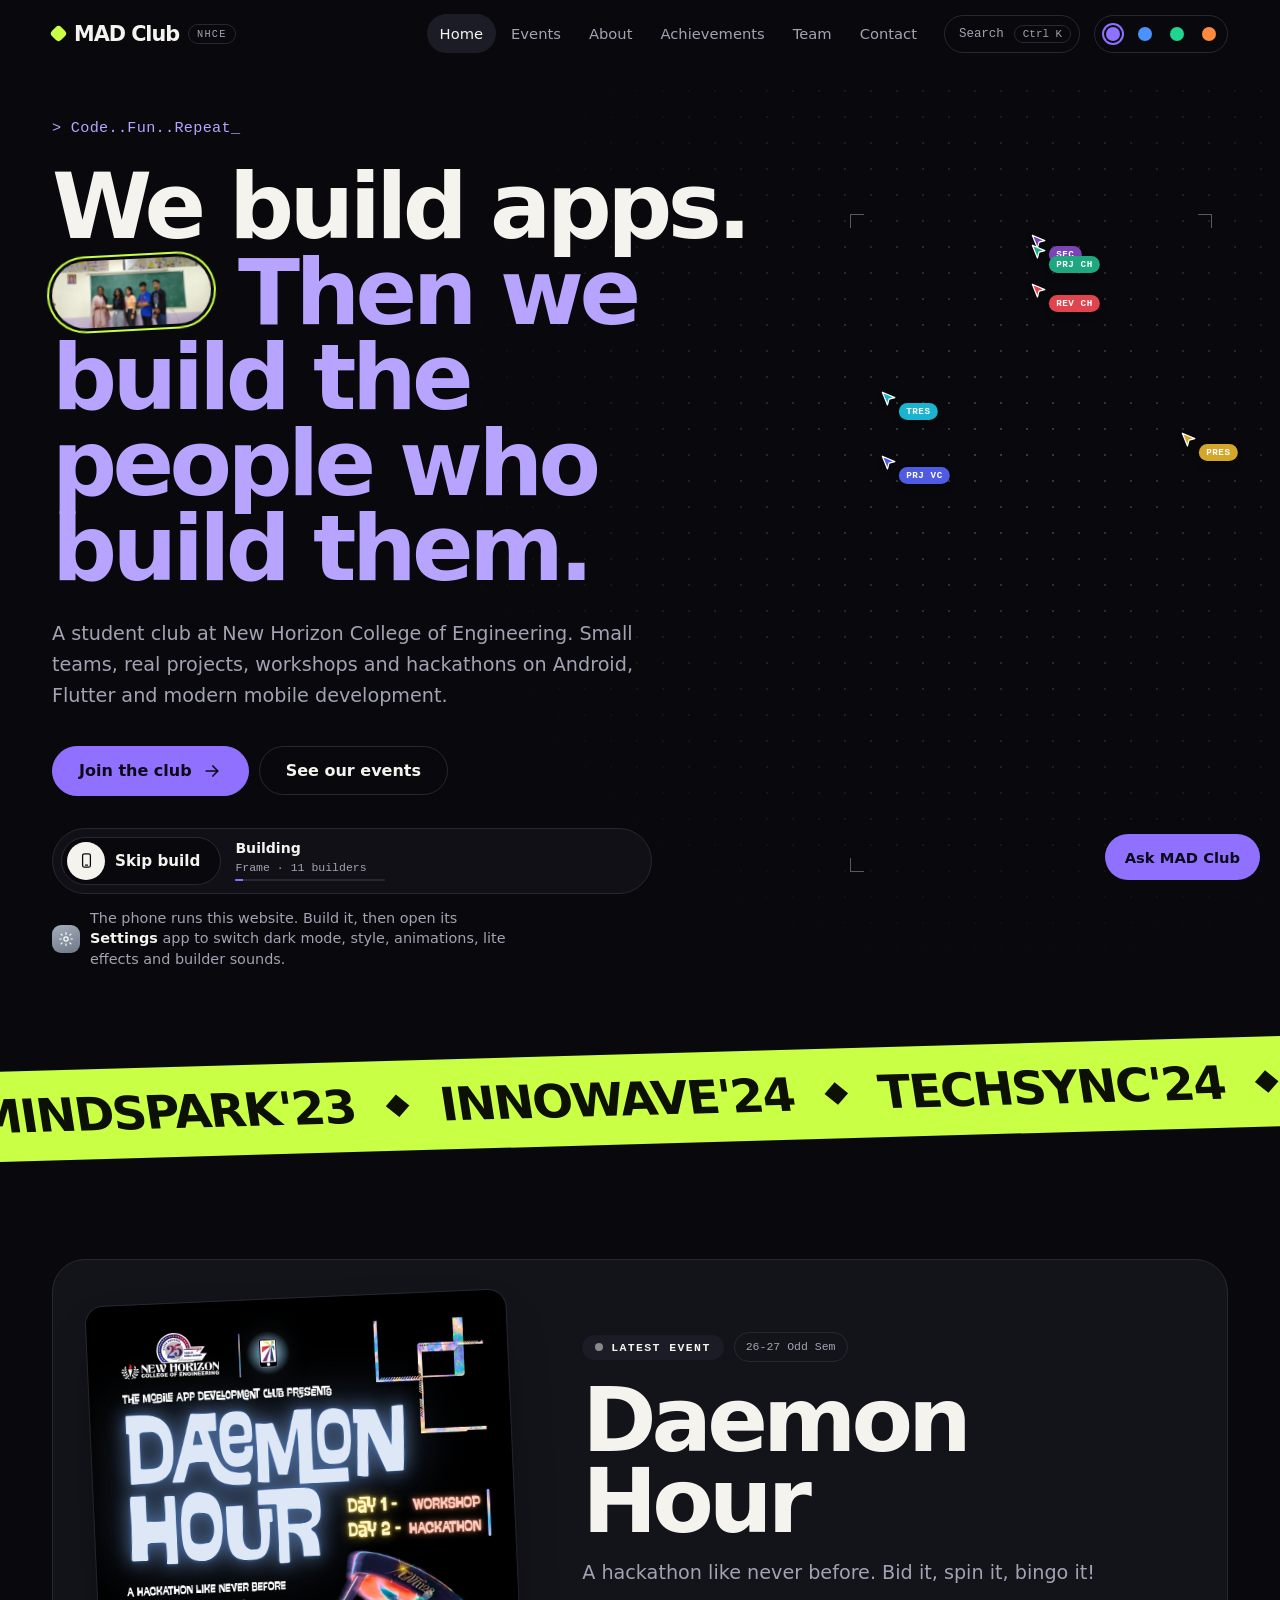
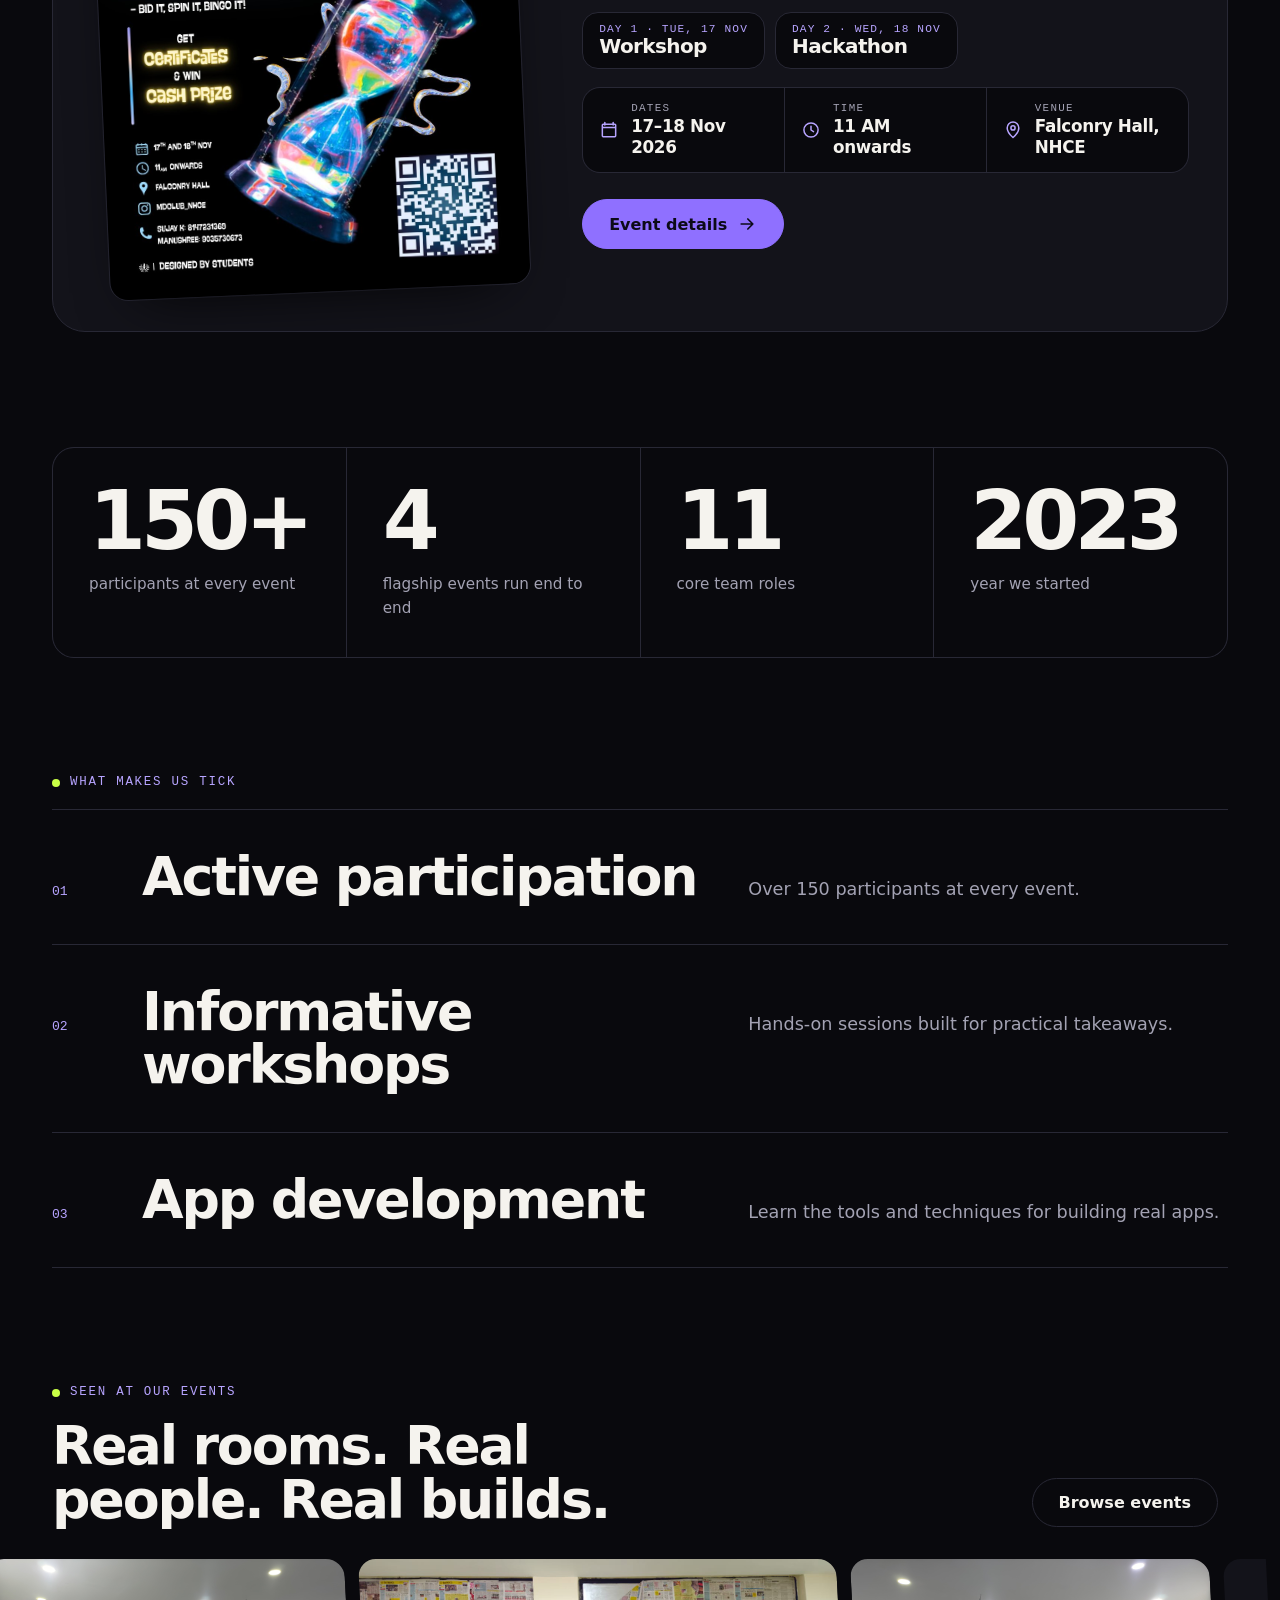
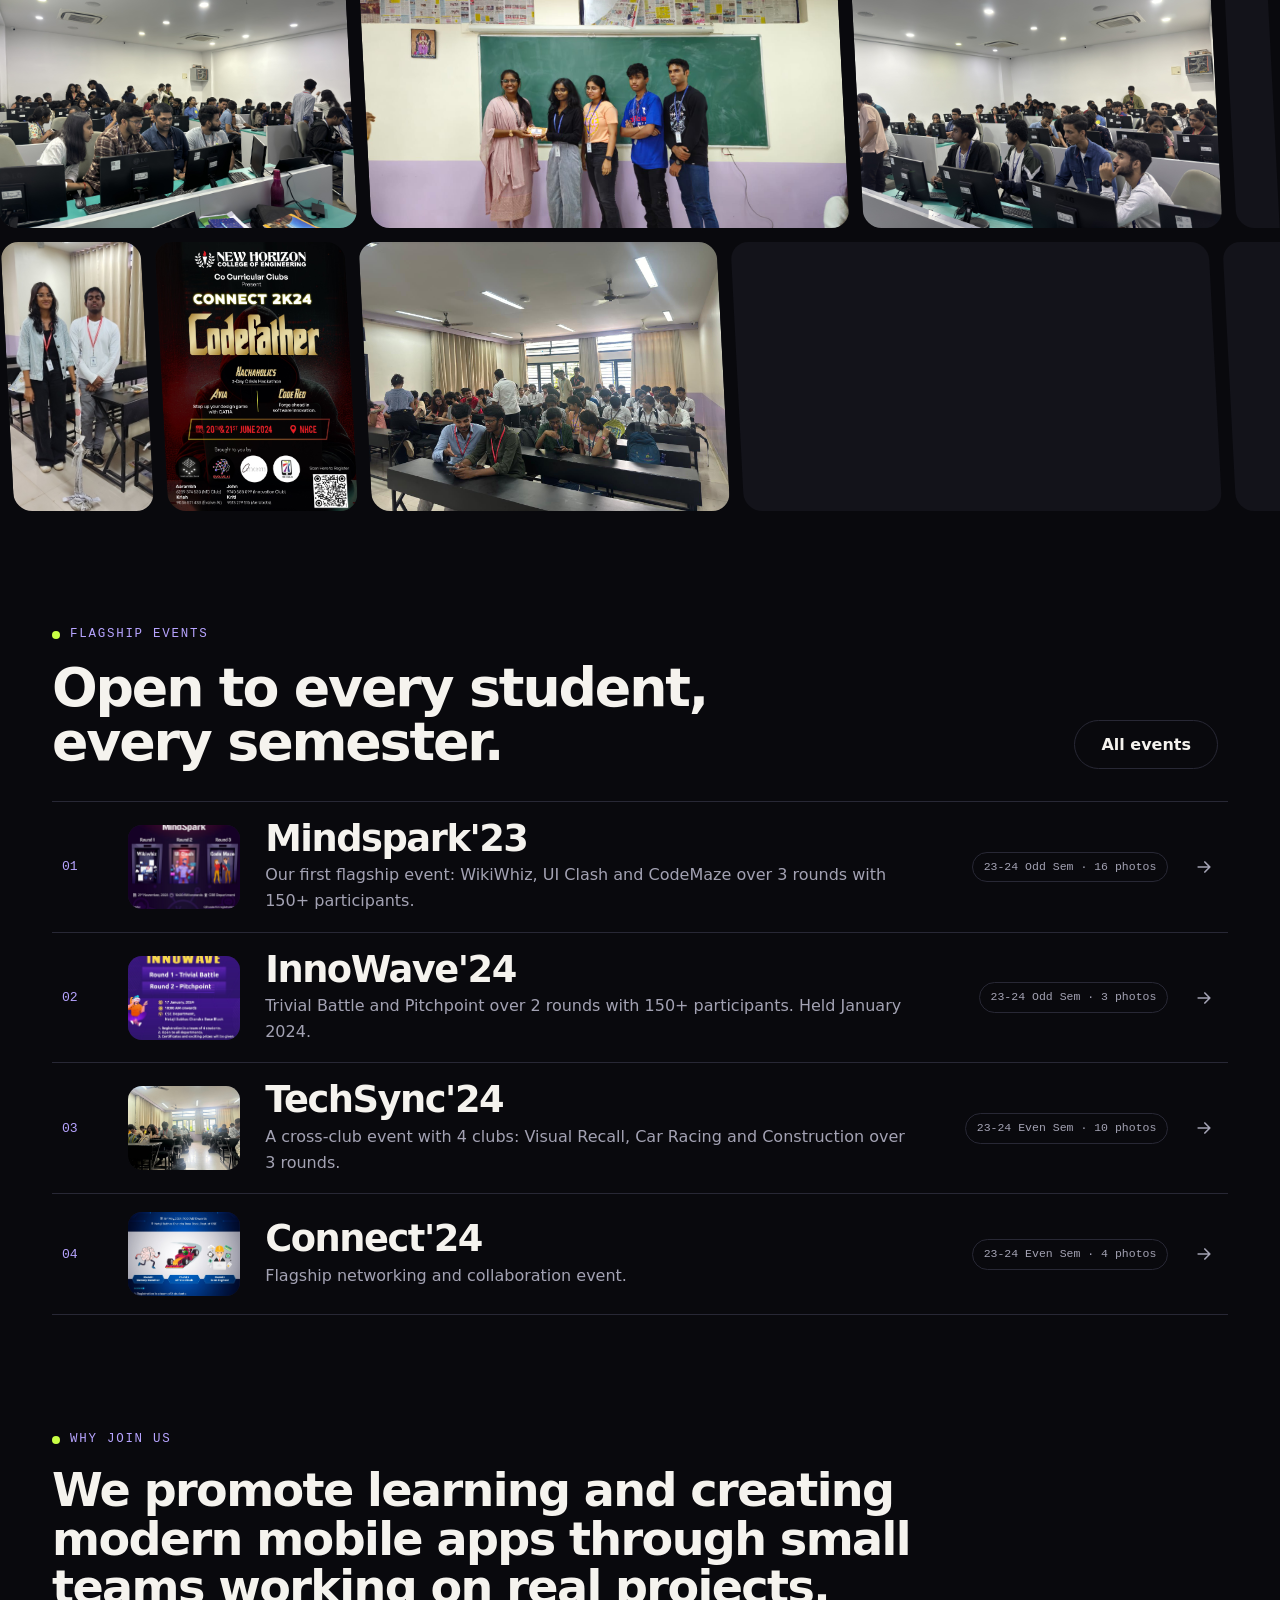
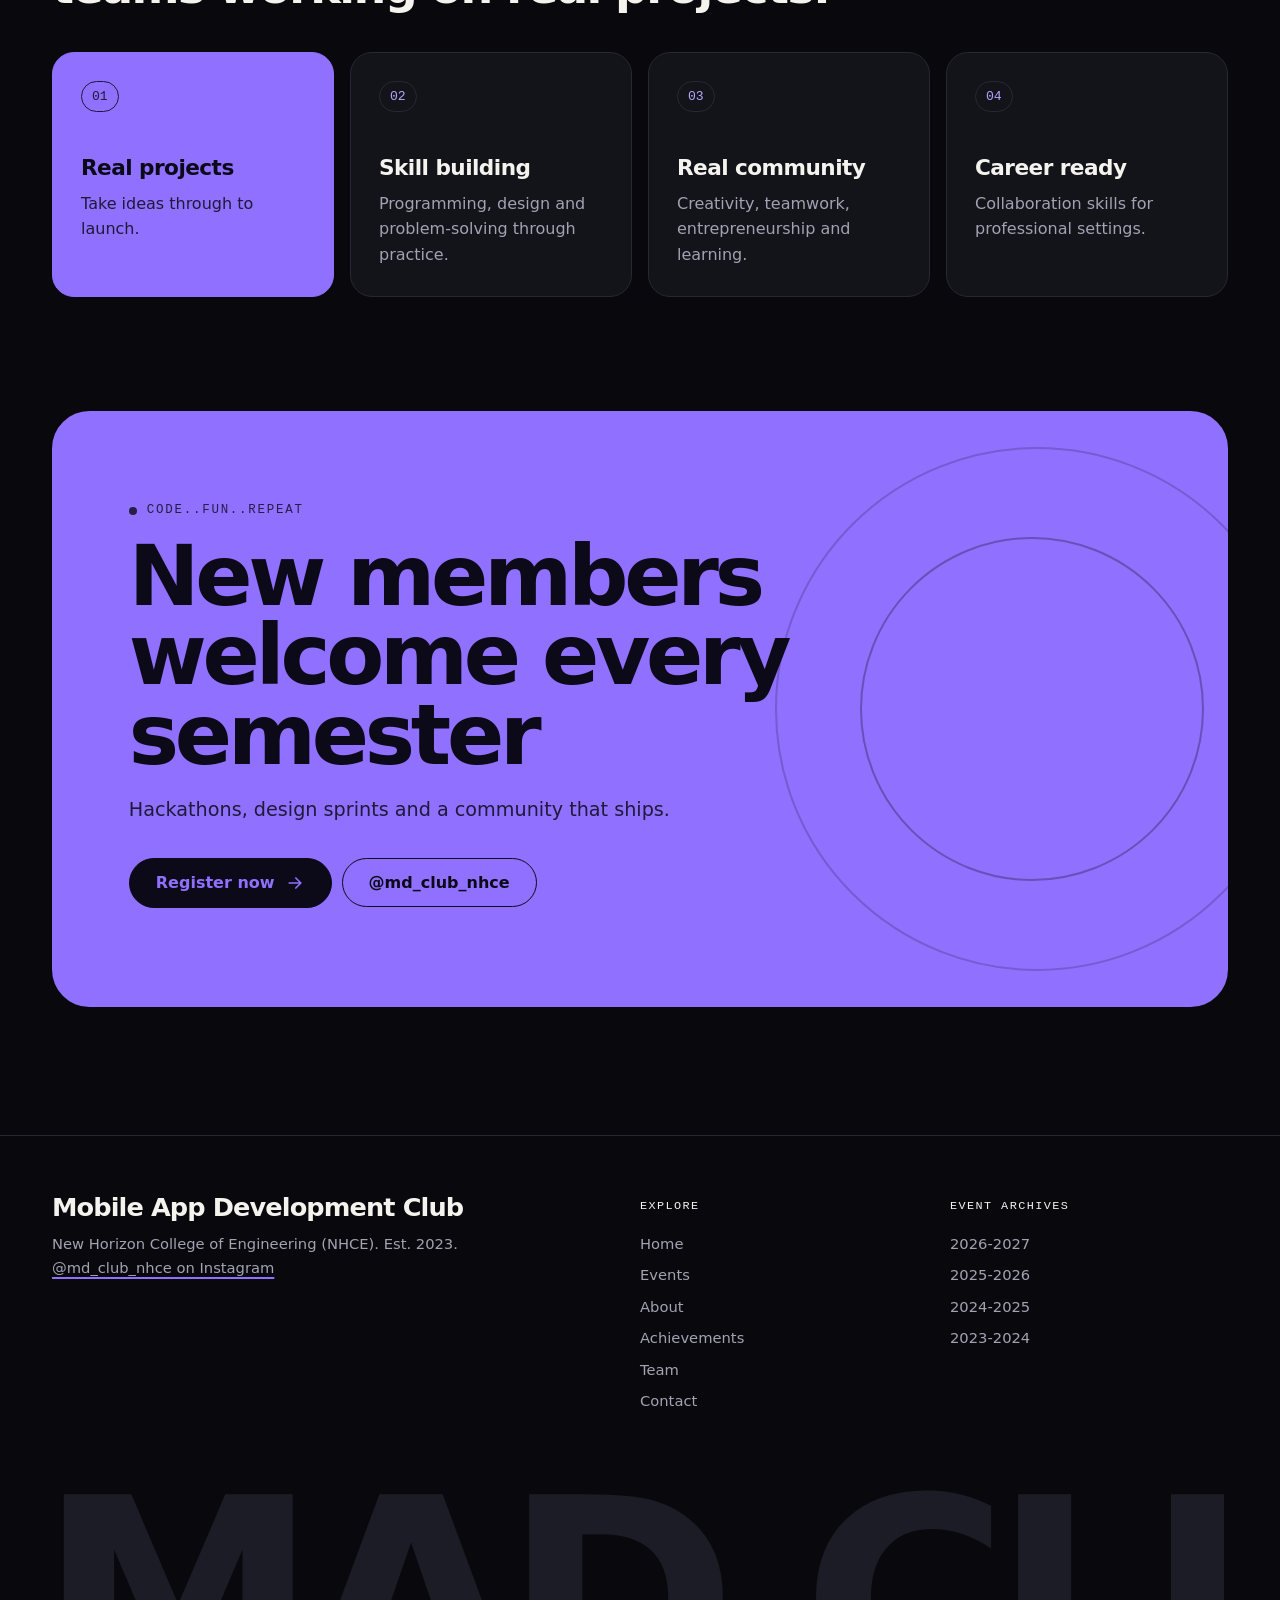
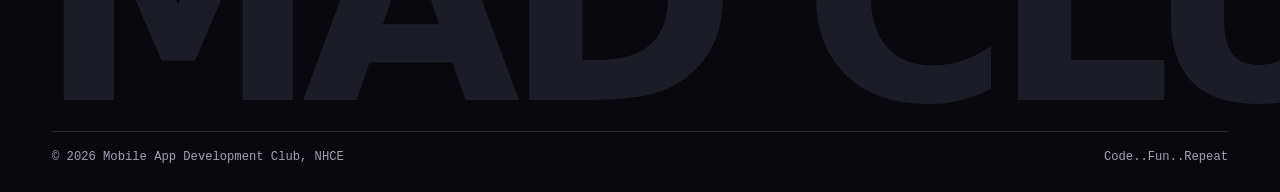
<file: index.html>
<!doctype html>
<html lang="en"><head><meta charset="utf-8"><meta http-equiv="Content-Security-Policy" content="default-src 'self'; script-src 'self' 'sha256-ES5vA+8ho/yah9j7zkzG03CCwCHlHkQTqa8rSAR4n1s='; style-src 'self' 'unsafe-inline' https://fonts.googleapis.com; font-src https://fonts.gstatic.com; img-src 'self' data: https:; connect-src 'self' https:; form-action 'self' https:; base-uri 'self'; object-src 'none'"><meta name="viewport" content="width=device-width,initial-scale=1">
<title>MAD Club | NHCE</title>
<meta name="description" content="Mobile App Development Club at New Horizon College of Engineering. Code..Fun..Repeat.">
<meta property="og:title" content="MAD Club | NHCE"><meta property="og:description" content="Mobile App Development Club at New Horizon College of Engineering. Code..Fun..Repeat."><link rel="canonical" href="https://123sanjaypadmaraj.github.io/MD-Club-Website-Personal/"><script type="application/ld+json">{"@context":"https://schema.org","@type":"Organization","name":"Mobile App Development Club","alternateName":"MAD Club","url":"https://123sanjaypadmaraj.github.io/MD-Club-Website-Personal/","foundingDate":"2023","sameAs":["https://www.instagram.com/md_club_nhce/","https://newhorizonindia.edu/co-curricular/mobile-app-development/"],"parentOrganization":{"@type":"CollegeOrUniversity","name":"New Horizon College of Engineering"}}</script><meta property="og:url" content="https://123sanjaypadmaraj.github.io/MD-Club-Website-Personal/"><meta property="og:type" content="website">
<link rel="icon" href="favicon.svg" type="image/svg+xml"><meta name="theme-color" content="#0b0f1a"><meta name="color-scheme" content="dark"><meta property="og:image" content="https://123sanjaypadmaraj.github.io/MD-Club-Website-Personal/photos/mindspark23/14.jpg"><meta property="og:image:width" content="1280"><meta property="og:image:height" content="720"><meta property="og:image:alt" content="MAD Club members at Mindspark'23"><meta name="twitter:card" content="summary_large_image"><link rel="manifest" href="manifest.webmanifest">
<link rel="preconnect" href="https://fonts.googleapis.com"><link rel="preconnect" href="https://fonts.gstatic.com" crossorigin>
<link href="https://fonts.googleapis.com/css2?family=Bricolage+Grotesque:opsz,wght@12..96,400;12..96,700;12..96,800&family=Instrument+Sans:wght@400;500;600&family=JetBrains+Mono:wght@400;500&display=swap" rel="stylesheet">
<link rel="stylesheet" href="assets/style.css">
<script>try{var k=new URLSearchParams(location.search).get("skin")||localStorage.getItem("skin");document.documentElement.dataset.skin=/^(nebula|ocean|aurora|solar)$/.test(k)?k:"nebula"}catch(e){}</script>
</head><body data-page="home">
<main id="main"><noscript><div class="wrap page-head"><h1>MAD Club</h1><p class="lead">This site needs JavaScript to show its content.</p><p>Find us on Instagram: <a href="https://www.instagram.com/md_club_nhce/">@md_club_nhce</a>, or on the <a href="https://newhorizonindia.edu/co-curricular/mobile-app-development/">NHCE club page</a>.</p></div></noscript></main>
<script src="assets/site.js"></script>
</body></html>
</file>
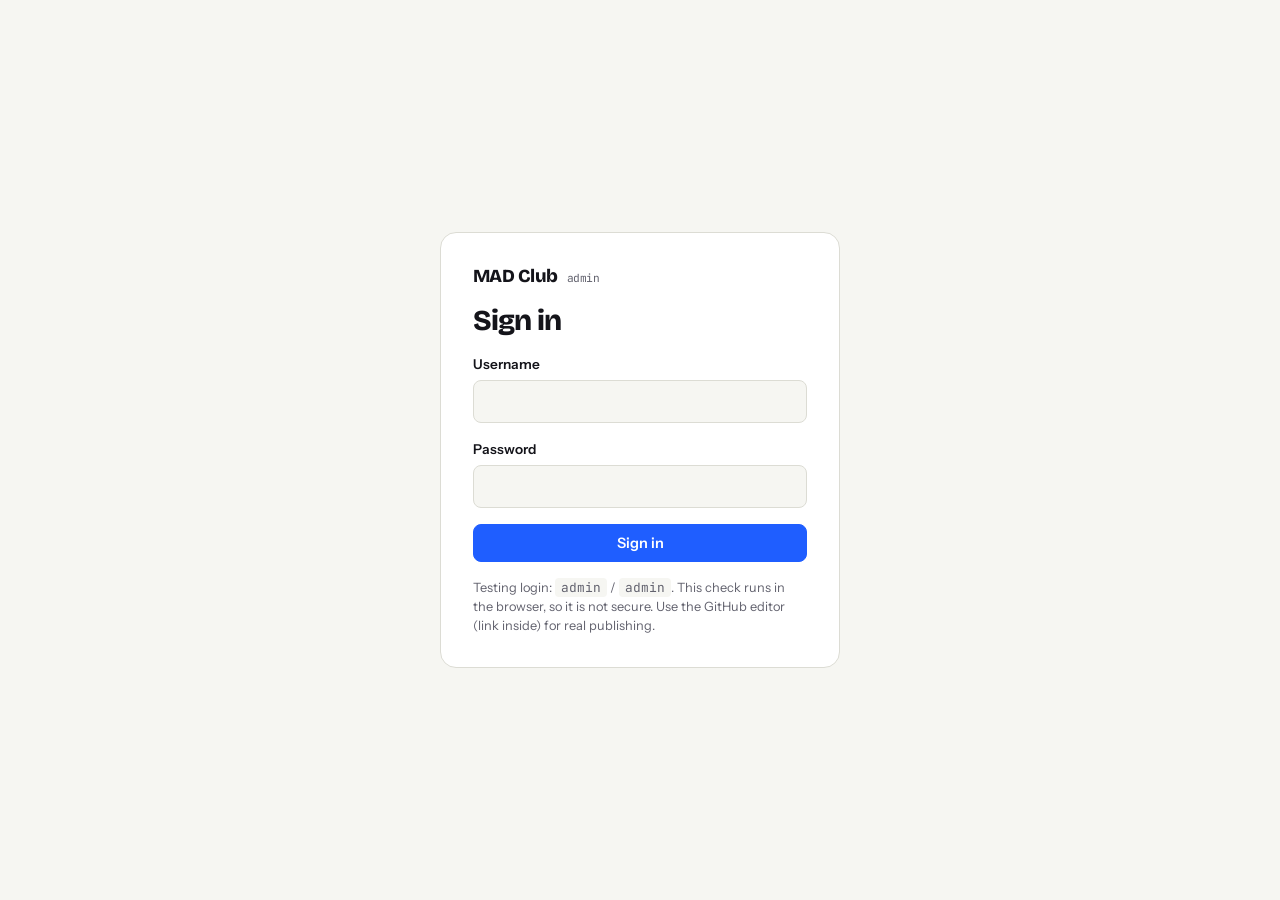
<file: admin/index.html>
<!doctype html>
<html lang="en"><head><meta charset="utf-8"><meta name="viewport" content="width=device-width,initial-scale=1">
<meta name="robots" content="noindex">
<title>MAD Club Admin</title>
<link rel="icon" href="../favicon.svg" type="image/svg+xml">
<link rel="preconnect" href="https://fonts.googleapis.com"><link rel="preconnect" href="https://fonts.gstatic.com" crossorigin>
<link href="https://fonts.googleapis.com/css2?family=Bricolage+Grotesque:opsz,wght@12..96,700;12..96,800&family=Instrument+Sans:wght@400;500;600&family=JetBrains+Mono:wght@400;500&display=swap" rel="stylesheet">
<link rel="stylesheet" href="admin.css">
</head><body>
<div id="login" class="login" hidden>
  <form id="login-form" class="login-card" autocomplete="on">
    <p class="brand">MAD Club <small>admin</small></p>
    <h1>Sign in</h1>
    <label>Username<input id="u" name="username" autocomplete="username" required autofocus></label>
    <label>Password<input id="p" name="password" type="password" autocomplete="current-password" required></label>
    <p class="err" id="err" role="alert" hidden>Wrong username or password.</p>
    <button class="btn primary" type="submit">Sign in</button>
    <p class="note">Testing login: <code>admin</code> / <code>admin</code>. This check runs in the browser, so it is not secure. Use the GitHub editor (link inside) for real publishing.</p>
  </form>
</div>

<div id="app" class="app" hidden>
  <aside class="side">
    <p class="brand">MAD Club <small>admin</small></p>
    <nav id="tabs" aria-label="Sections"></nav>
    <div class="side-foot">
      <a href="../index.html" target="_blank" rel="noopener">View live site</a>
      <a href="cms/">GitHub editor (Decap)</a>
      <button id="logout" class="link" type="button">Sign out</button>
    </div>
  </aside>
  <section class="editor">
    <div class="bar">
      <div><h2 id="title"></h2><p class="status" id="status" aria-live="polite"></p></div>
      <div class="bar-actions">
        <button class="btn" id="dl" type="button">Download JSON</button>
        <button class="btn danger" id="reset" type="button">Discard my edits</button>
      </div>
    </div>
    <div id="form" class="form"></div>
  </section>
  <section class="preview">
    <div class="bar">
      <h2>Live preview</h2>
      <div class="seg" id="dev" role="group" aria-label="Preview size">
        <button data-w="100%" aria-pressed="true" type="button">Desktop</button>
        <button data-w="768px" aria-pressed="false" type="button">Tablet</button>
        <button data-w="390px" aria-pressed="false" type="button">Phone</button>
      </div>
    </div>
    <div class="frame-wrap"><iframe id="frame" title="Site preview"></iframe></div>
  </section>
</div>
<script src="admin.js"></script>
</body></html>
</file>
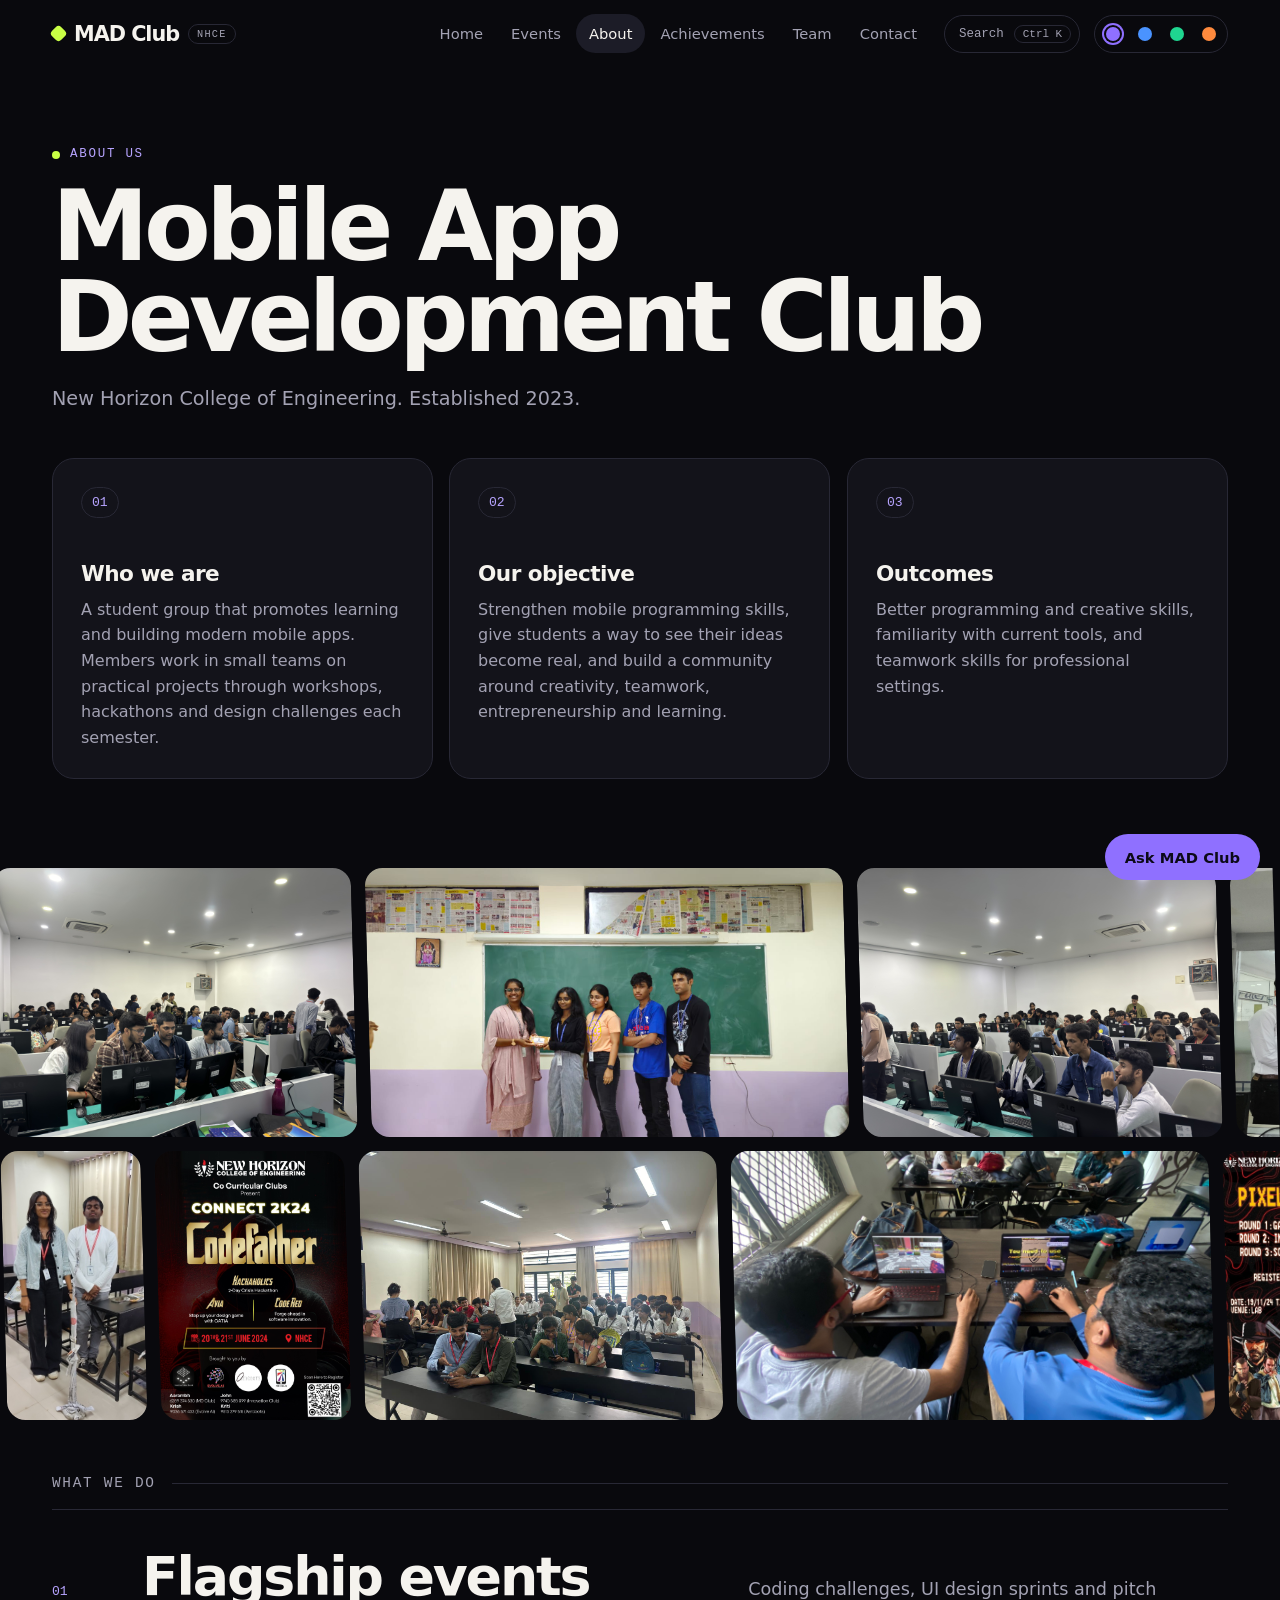
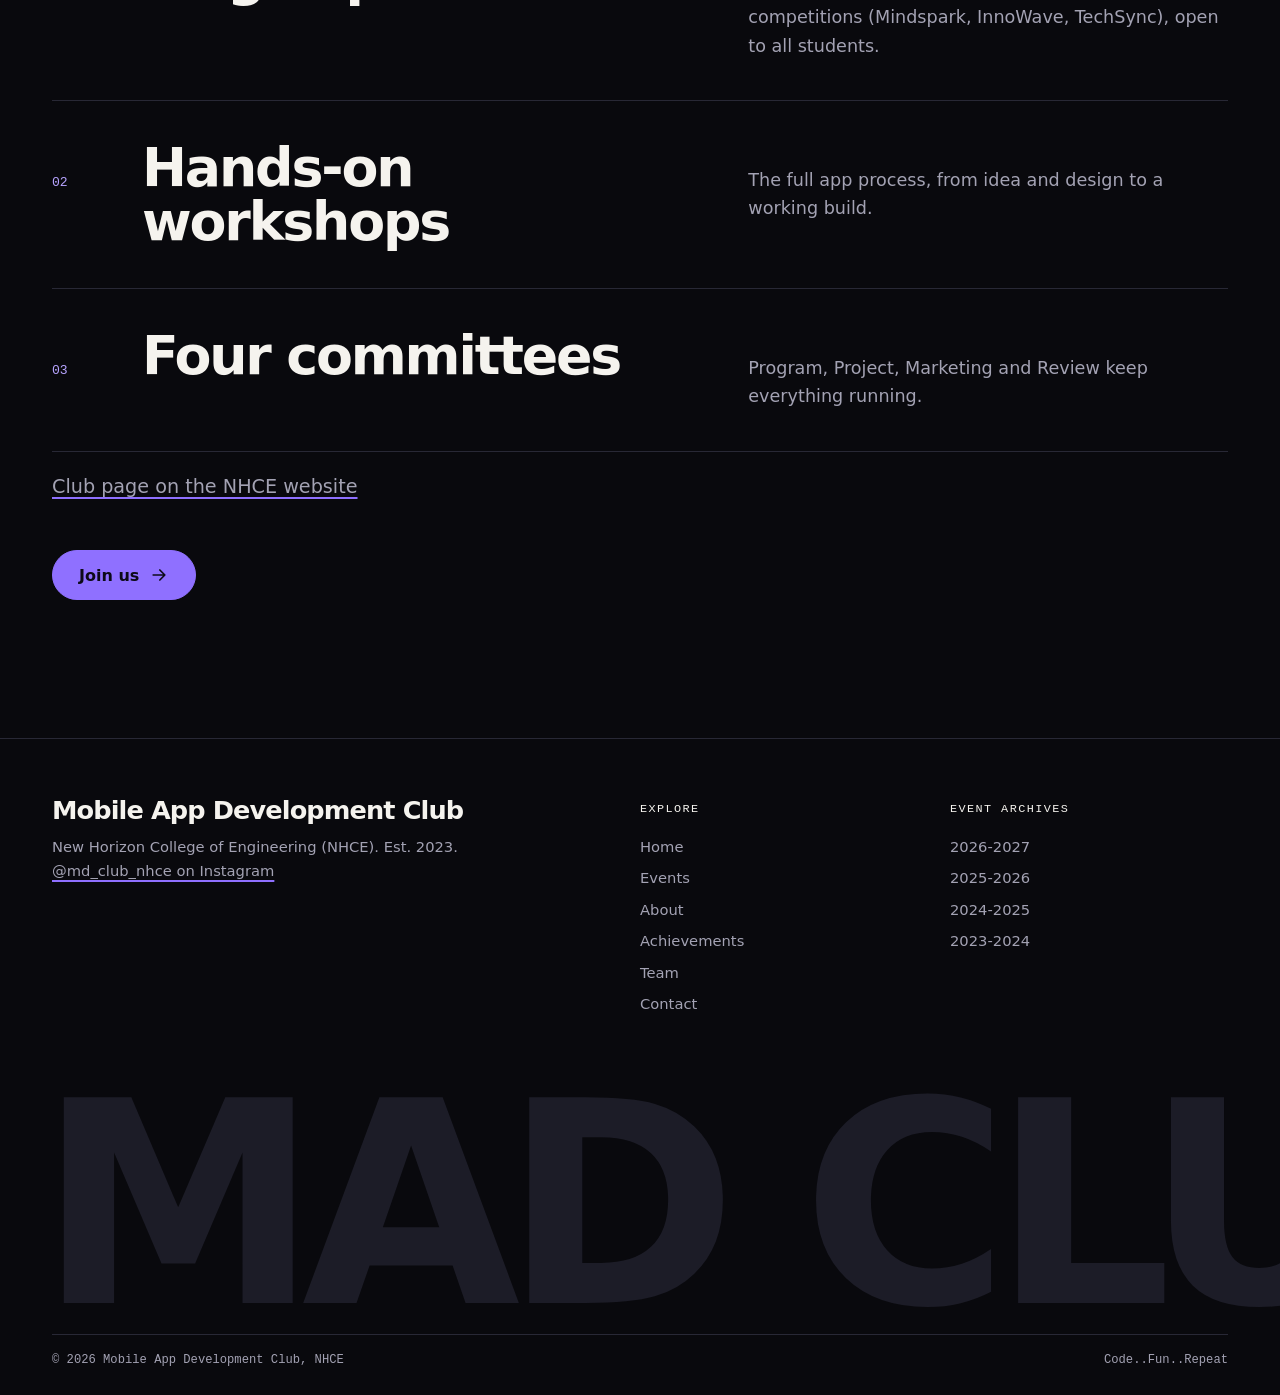
<file: about.html>
<!doctype html>
<html lang="en"><head><meta charset="utf-8"><meta http-equiv="Content-Security-Policy" content="default-src 'self'; script-src 'self' 'sha256-ES5vA+8ho/yah9j7zkzG03CCwCHlHkQTqa8rSAR4n1s='; style-src 'self' 'unsafe-inline' https://fonts.googleapis.com; font-src https://fonts.gstatic.com; img-src 'self' data: https:; connect-src 'self' https:; form-action 'self' https:; base-uri 'self'; object-src 'none'"><meta name="viewport" content="width=device-width,initial-scale=1">
<title>About | MAD Club</title>
<meta name="description" content="Mobile App Development Club at New Horizon College of Engineering. Who we are, our objective and what we do.">
<meta property="og:title" content="About | MAD Club"><meta property="og:description" content="Mobile App Development Club at New Horizon College of Engineering. Who we are, our objective and what we do."><link rel="canonical" href="https://123sanjaypadmaraj.github.io/MD-Club-Website-Personal/about.html"><meta property="og:url" content="https://123sanjaypadmaraj.github.io/MD-Club-Website-Personal/about.html"><meta property="og:type" content="website">
<link rel="icon" href="favicon.svg" type="image/svg+xml"><meta name="theme-color" content="#0b0f1a"><meta name="color-scheme" content="dark"><meta property="og:image" content="https://123sanjaypadmaraj.github.io/MD-Club-Website-Personal/photos/mindspark23/14.jpg"><meta property="og:image:width" content="1280"><meta property="og:image:height" content="720"><meta property="og:image:alt" content="MAD Club members at Mindspark'23"><meta name="twitter:card" content="summary_large_image"><link rel="manifest" href="manifest.webmanifest">
<link rel="preconnect" href="https://fonts.googleapis.com"><link rel="preconnect" href="https://fonts.gstatic.com" crossorigin>
<link href="https://fonts.googleapis.com/css2?family=Bricolage+Grotesque:opsz,wght@12..96,400;12..96,700;12..96,800&family=Instrument+Sans:wght@400;500;600&family=JetBrains+Mono:wght@400;500&display=swap" rel="stylesheet">
<link rel="stylesheet" href="assets/style.css">
<script>try{var k=new URLSearchParams(location.search).get("skin")||localStorage.getItem("skin");document.documentElement.dataset.skin=/^(nebula|ocean|aurora|solar)$/.test(k)?k:"nebula"}catch(e){}</script>
</head><body data-page="about">
<main id="main"><noscript><div class="wrap page-head"><h1>About</h1><p class="lead">This site needs JavaScript to show its content.</p><p>Find us on Instagram: <a href="https://www.instagram.com/md_club_nhce/">@md_club_nhce</a>, or on the <a href="https://newhorizonindia.edu/co-curricular/mobile-app-development/">NHCE club page</a>.</p></div></noscript></main>
<script src="assets/site.js"></script>
</body></html>
</file>
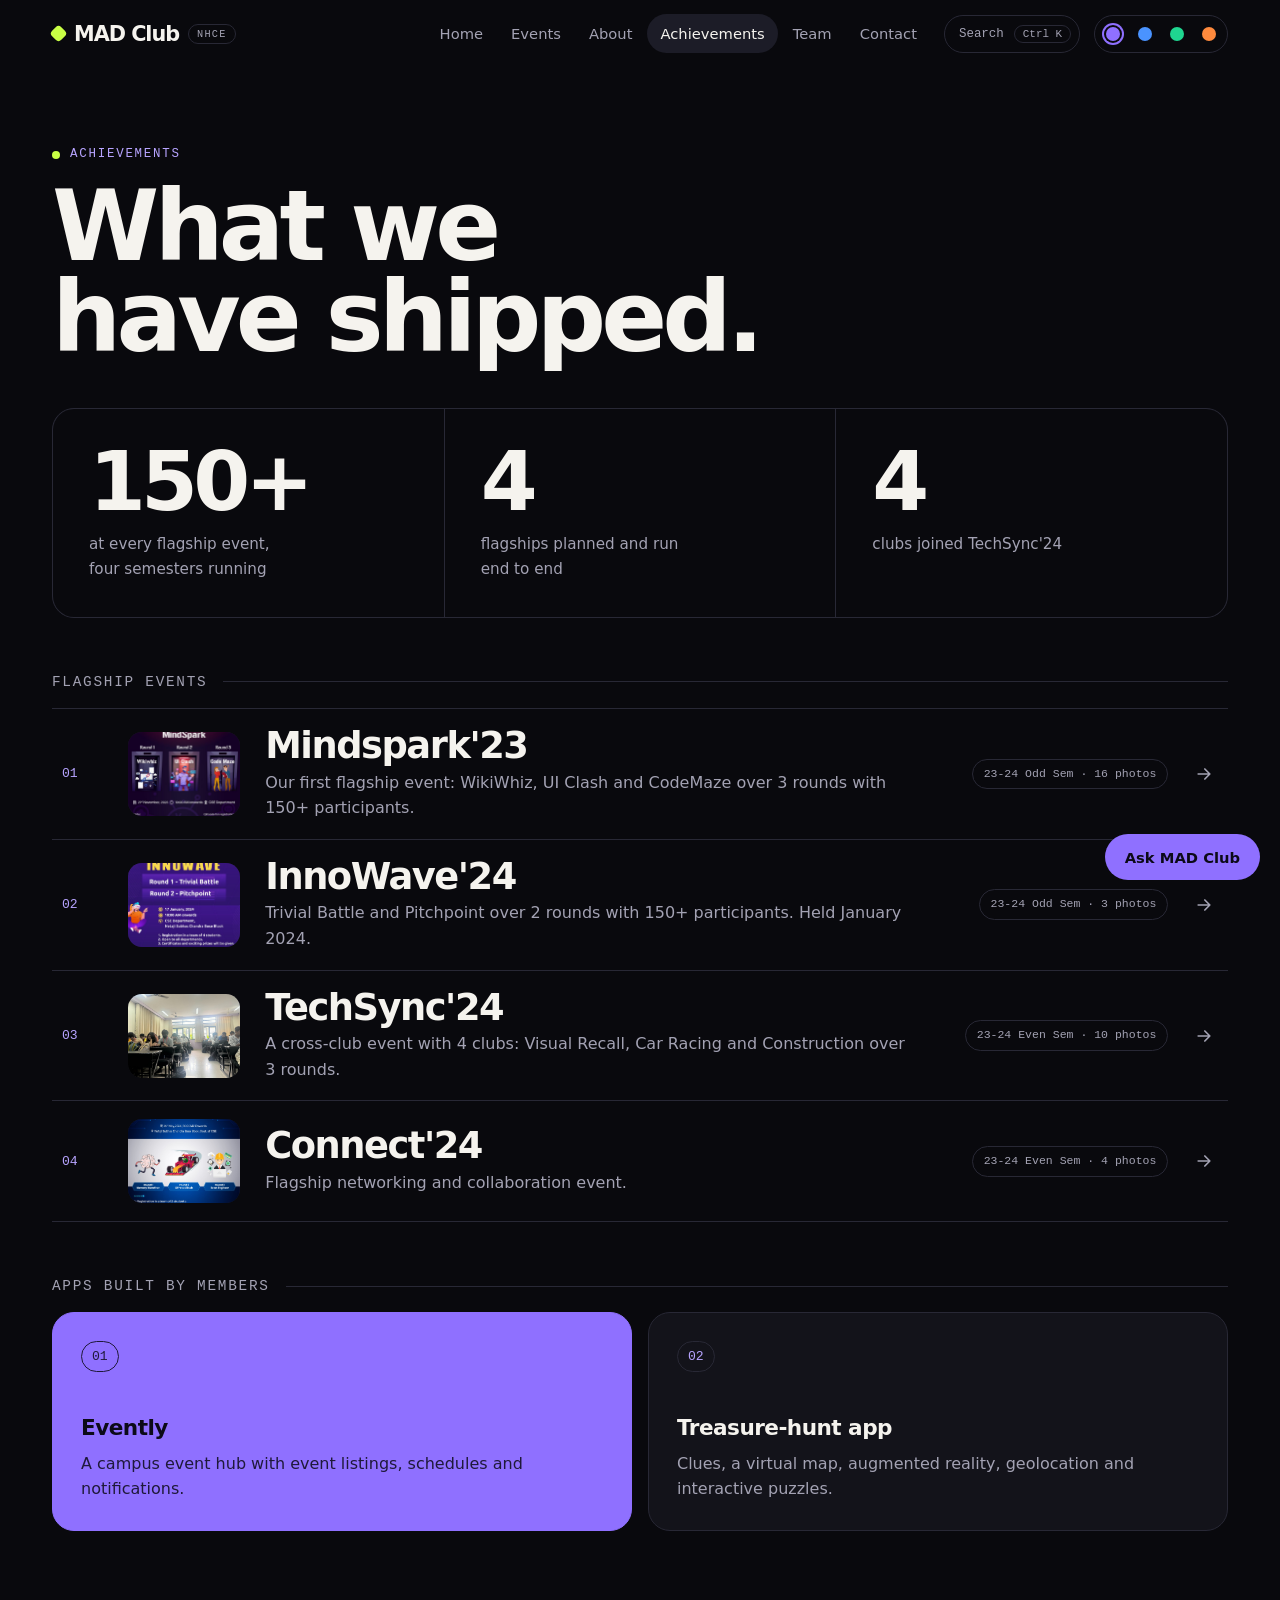
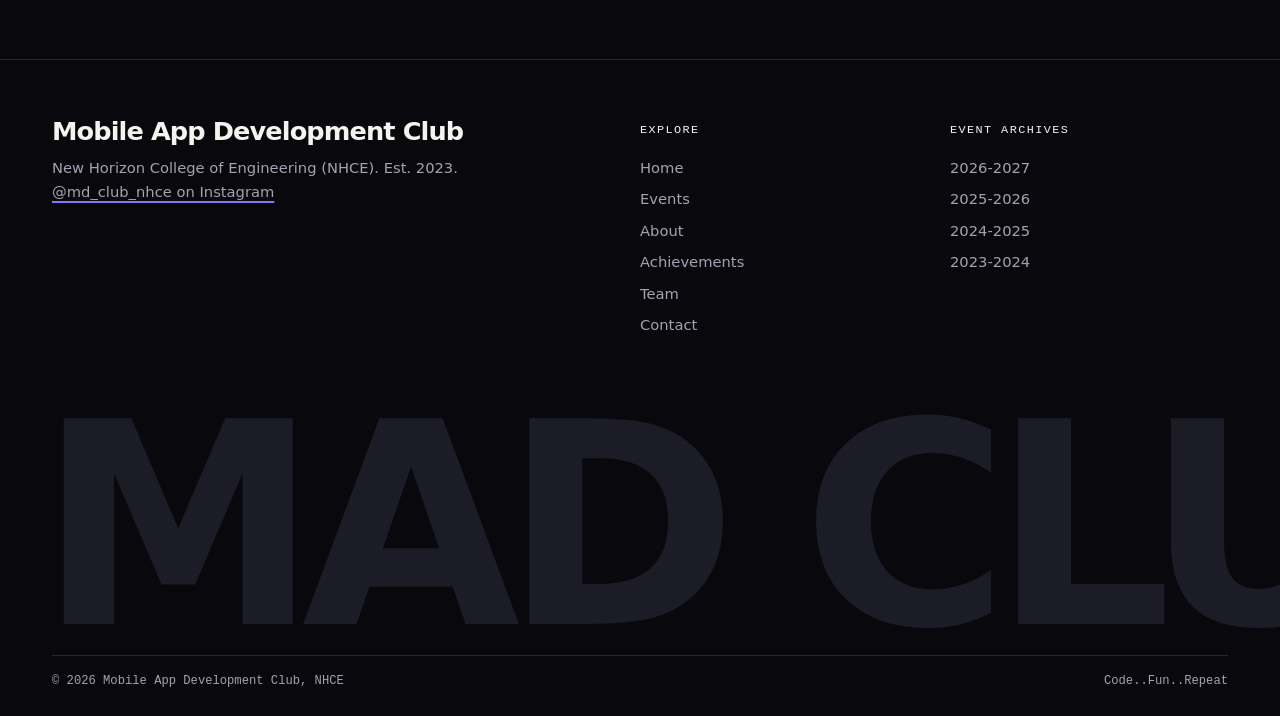
<file: achievements.html>
<!doctype html>
<html lang="en"><head><meta charset="utf-8"><meta http-equiv="Content-Security-Policy" content="default-src 'self'; script-src 'self' 'sha256-ES5vA+8ho/yah9j7zkzG03CCwCHlHkQTqa8rSAR4n1s='; style-src 'self' 'unsafe-inline' https://fonts.googleapis.com; font-src https://fonts.gstatic.com; img-src 'self' data: https:; connect-src 'self' https:; form-action 'self' https:; base-uri 'self'; object-src 'none'"><meta name="viewport" content="width=device-width,initial-scale=1">
<title>Achievements | MAD Club</title>
<meta name="description" content="Mobile App Development Club at New Horizon College of Engineering. Flagship events and apps built by members.">
<meta property="og:title" content="Achievements | MAD Club"><meta property="og:description" content="Mobile App Development Club at New Horizon College of Engineering. Flagship events and apps built by members."><link rel="canonical" href="https://123sanjaypadmaraj.github.io/MD-Club-Website-Personal/achievements.html"><meta property="og:url" content="https://123sanjaypadmaraj.github.io/MD-Club-Website-Personal/achievements.html"><meta property="og:type" content="website">
<link rel="icon" href="favicon.svg" type="image/svg+xml"><meta name="theme-color" content="#0b0f1a"><meta name="color-scheme" content="dark"><meta property="og:image" content="https://123sanjaypadmaraj.github.io/MD-Club-Website-Personal/photos/mindspark23/14.jpg"><meta property="og:image:width" content="1280"><meta property="og:image:height" content="720"><meta property="og:image:alt" content="MAD Club members at Mindspark'23"><meta name="twitter:card" content="summary_large_image"><link rel="manifest" href="manifest.webmanifest">
<link rel="preconnect" href="https://fonts.googleapis.com"><link rel="preconnect" href="https://fonts.gstatic.com" crossorigin>
<link href="https://fonts.googleapis.com/css2?family=Bricolage+Grotesque:opsz,wght@12..96,400;12..96,700;12..96,800&family=Instrument+Sans:wght@400;500;600&family=JetBrains+Mono:wght@400;500&display=swap" rel="stylesheet">
<link rel="stylesheet" href="assets/style.css">
<script>try{var k=new URLSearchParams(location.search).get("skin")||localStorage.getItem("skin");document.documentElement.dataset.skin=/^(nebula|ocean|aurora|solar)$/.test(k)?k:"nebula"}catch(e){}</script>
</head><body data-page="achievements">
<main id="main"><noscript><div class="wrap page-head"><h1>Achievements</h1><p class="lead">This site needs JavaScript to show its content.</p><p>Find us on Instagram: <a href="https://www.instagram.com/md_club_nhce/">@md_club_nhce</a>, or on the <a href="https://newhorizonindia.edu/co-curricular/mobile-app-development/">NHCE club page</a>.</p></div></noscript></main>
<script src="assets/site.js"></script>
</body></html>
</file>
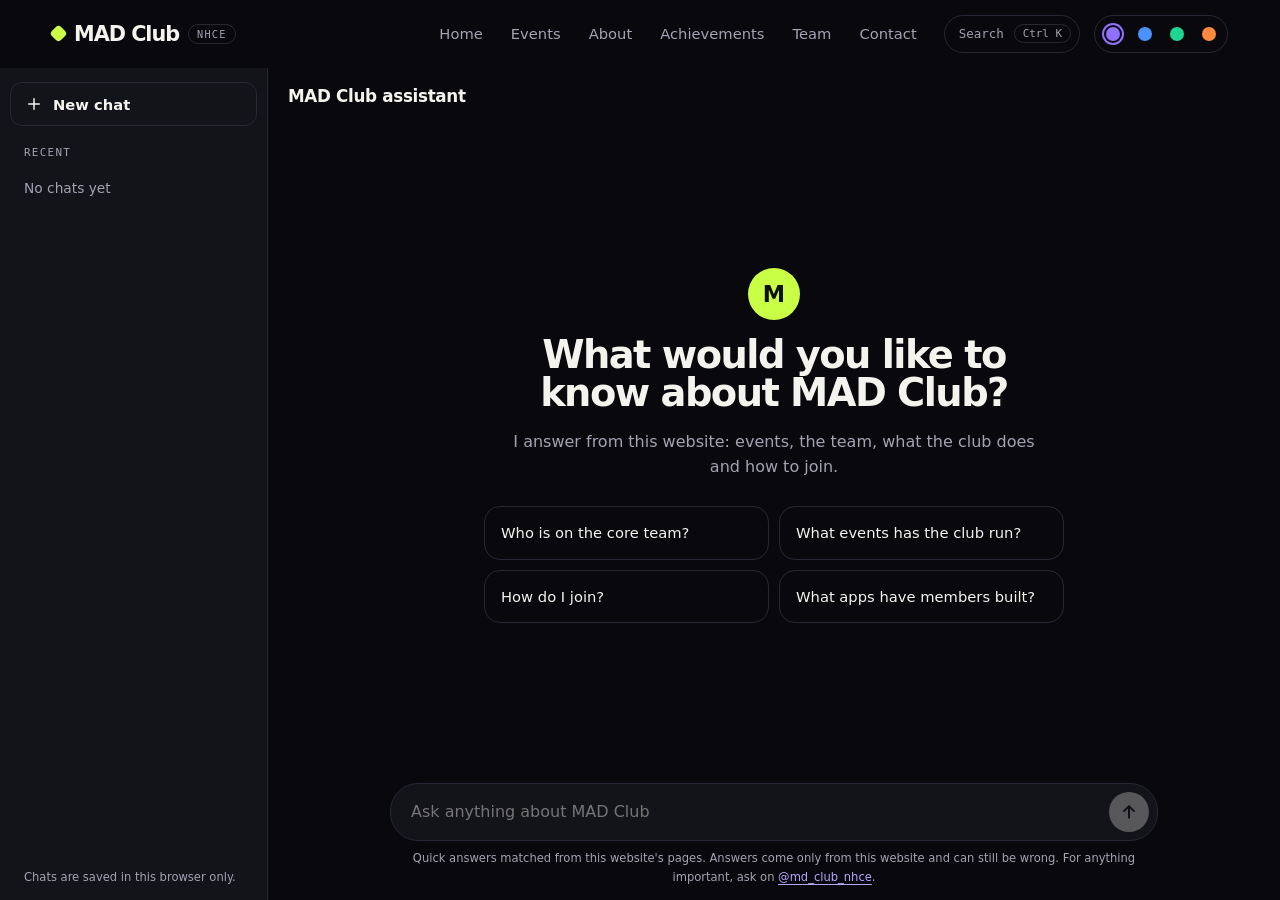
<file: chat.html>
<!doctype html>
<html lang="en"><head><meta charset="utf-8"><meta http-equiv="Content-Security-Policy" content="default-src 'self'; script-src 'self' 'sha256-ES5vA+8ho/yah9j7zkzG03CCwCHlHkQTqa8rSAR4n1s='; style-src 'self' 'unsafe-inline' https://fonts.googleapis.com; font-src https://fonts.gstatic.com; img-src 'self' data: https:; connect-src 'self' https:; form-action 'self' https:; base-uri 'self'; object-src 'none'"><meta name="viewport" content="width=device-width,initial-scale=1">
<title>Assistant | MAD Club</title>
<meta name="description" content="Ask the MAD Club assistant about events, the team, what the club does and how to join. It answers only from this website.">
<meta property="og:title" content="Assistant | MAD Club"><meta property="og:description" content="Ask the MAD Club assistant about events, the team, what the club does and how to join. It answers only from this website."><link rel="canonical" href="https://123sanjaypadmaraj.github.io/MD-Club-Website-Personal/chat.html"><meta property="og:url" content="https://123sanjaypadmaraj.github.io/MD-Club-Website-Personal/chat.html"><meta property="og:type" content="website">
<link rel="icon" href="favicon.svg" type="image/svg+xml"><meta name="theme-color" content="#0b0f1a"><meta name="color-scheme" content="dark"><meta property="og:image" content="https://123sanjaypadmaraj.github.io/MD-Club-Website-Personal/photos/mindspark23/14.jpg"><meta property="og:image:width" content="1280"><meta property="og:image:height" content="720"><meta property="og:image:alt" content="MAD Club members at Mindspark'23"><meta name="twitter:card" content="summary_large_image"><link rel="manifest" href="manifest.webmanifest">
<link rel="preconnect" href="https://fonts.googleapis.com"><link rel="preconnect" href="https://fonts.gstatic.com" crossorigin>
<link href="https://fonts.googleapis.com/css2?family=Bricolage+Grotesque:opsz,wght@12..96,400;12..96,700;12..96,800&family=Instrument+Sans:wght@400;500;600&family=JetBrains+Mono:wght@400;500&display=swap" rel="stylesheet">
<link rel="stylesheet" href="assets/style.css">
<script>try{var k=new URLSearchParams(location.search).get("skin")||localStorage.getItem("skin");document.documentElement.dataset.skin=/^(nebula|ocean|aurora|solar)$/.test(k)?k:"nebula"}catch(e){}</script>
</head><body data-page="chat">
<main id="main"><noscript><div class="wrap page-head"><h1>Assistant</h1><p class="lead">This site needs JavaScript to show its content.</p><p>Find us on Instagram: <a href="https://www.instagram.com/md_club_nhce/">@md_club_nhce</a>, or on the <a href="https://newhorizonindia.edu/co-curricular/mobile-app-development/">NHCE club page</a>.</p></div></noscript></main>
<script src="assets/site.js"></script>
</body></html>
</file>
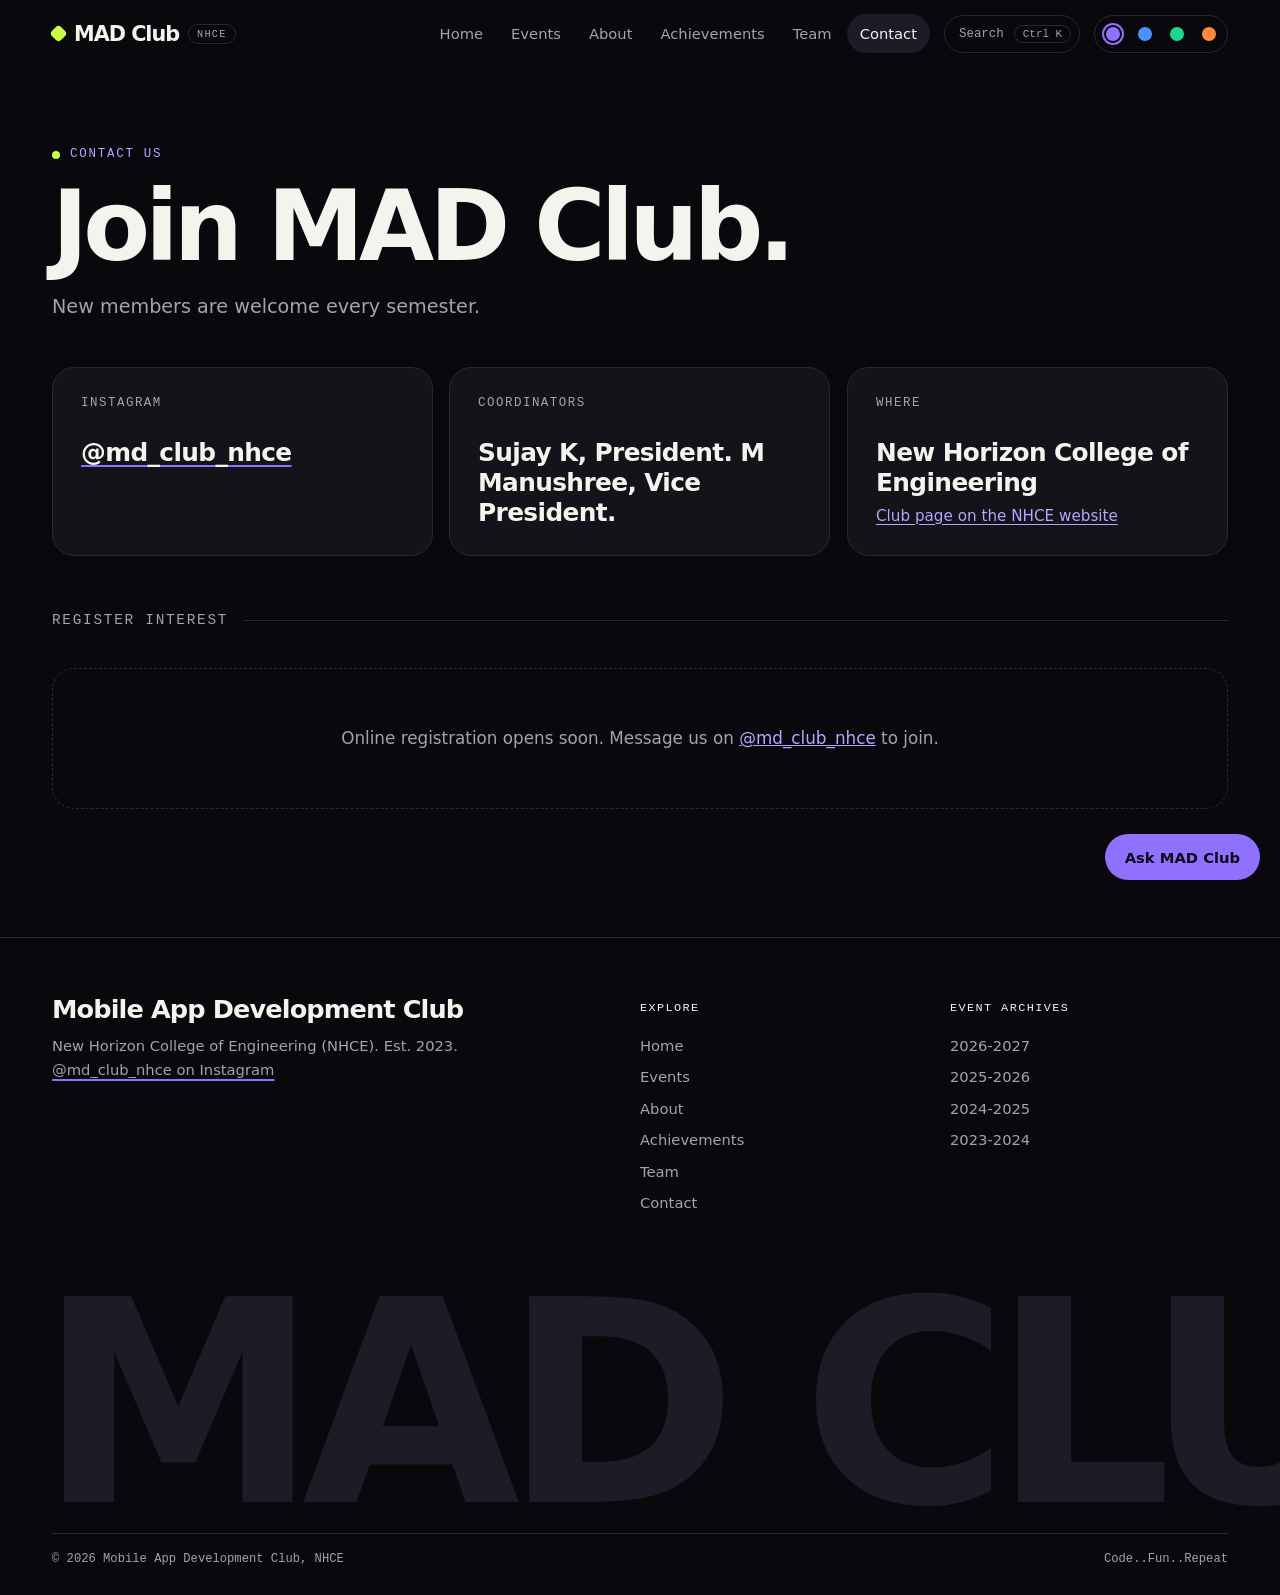
<file: contact.html>
<!doctype html>
<html lang="en"><head><meta charset="utf-8"><meta http-equiv="Content-Security-Policy" content="default-src 'self'; script-src 'self' 'sha256-ES5vA+8ho/yah9j7zkzG03CCwCHlHkQTqa8rSAR4n1s='; style-src 'self' 'unsafe-inline' https://fonts.googleapis.com; font-src https://fonts.gstatic.com; img-src 'self' data: https:; connect-src 'self' https:; form-action 'self' https:; base-uri 'self'; object-src 'none'"><meta name="viewport" content="width=device-width,initial-scale=1">
<title>Contact | MAD Club</title>
<meta name="description" content="Mobile App Development Club at New Horizon College of Engineering. Join us. New members welcome every semester.">
<meta property="og:title" content="Contact | MAD Club"><meta property="og:description" content="Mobile App Development Club at New Horizon College of Engineering. Join us. New members welcome every semester."><link rel="canonical" href="https://123sanjaypadmaraj.github.io/MD-Club-Website-Personal/contact.html"><meta property="og:url" content="https://123sanjaypadmaraj.github.io/MD-Club-Website-Personal/contact.html"><meta property="og:type" content="website">
<link rel="icon" href="favicon.svg" type="image/svg+xml"><meta name="theme-color" content="#0b0f1a"><meta name="color-scheme" content="dark"><meta property="og:image" content="https://123sanjaypadmaraj.github.io/MD-Club-Website-Personal/photos/mindspark23/14.jpg"><meta property="og:image:width" content="1280"><meta property="og:image:height" content="720"><meta property="og:image:alt" content="MAD Club members at Mindspark'23"><meta name="twitter:card" content="summary_large_image"><link rel="manifest" href="manifest.webmanifest">
<link rel="preconnect" href="https://fonts.googleapis.com"><link rel="preconnect" href="https://fonts.gstatic.com" crossorigin>
<link href="https://fonts.googleapis.com/css2?family=Bricolage+Grotesque:opsz,wght@12..96,400;12..96,700;12..96,800&family=Instrument+Sans:wght@400;500;600&family=JetBrains+Mono:wght@400;500&display=swap" rel="stylesheet">
<link rel="stylesheet" href="assets/style.css">
<script>try{var k=new URLSearchParams(location.search).get("skin")||localStorage.getItem("skin");document.documentElement.dataset.skin=/^(nebula|ocean|aurora|solar)$/.test(k)?k:"nebula"}catch(e){}</script>
</head><body data-page="contact">
<main id="main"><noscript><div class="wrap page-head"><h1>Contact</h1><p class="lead">This site needs JavaScript to show its content.</p><p>Find us on Instagram: <a href="https://www.instagram.com/md_club_nhce/">@md_club_nhce</a>, or on the <a href="https://newhorizonindia.edu/co-curricular/mobile-app-development/">NHCE club page</a>.</p></div></noscript></main>
<script src="assets/site.js"></script>
</body></html>
</file>
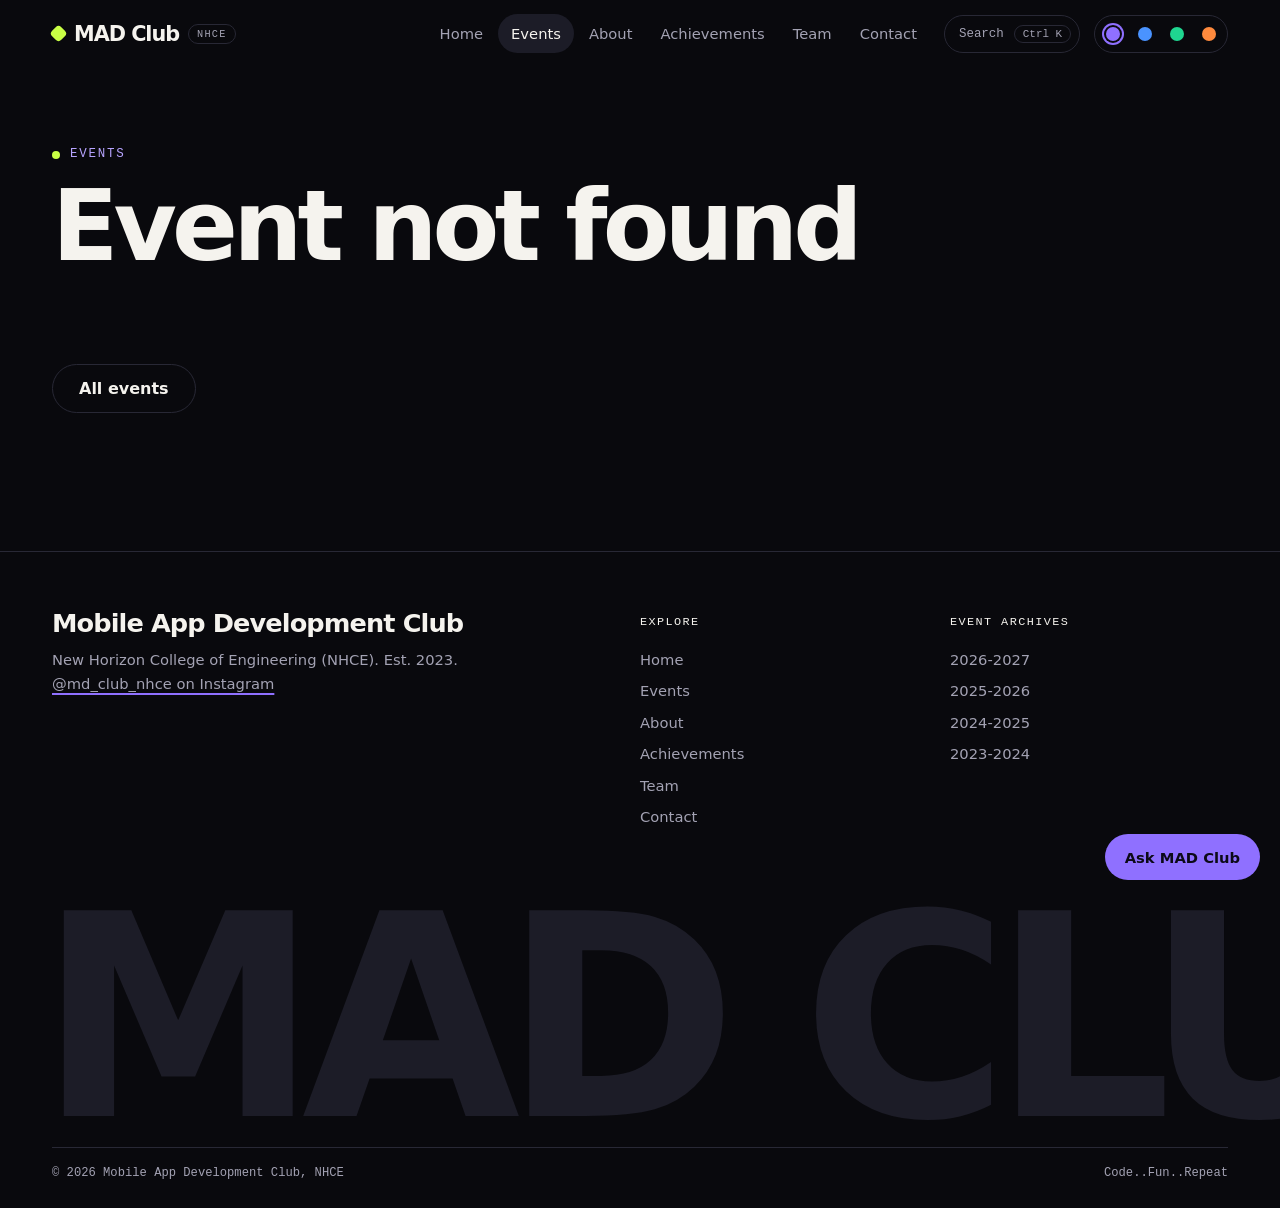
<file: event.html>
<!doctype html>
<html lang="en"><head><meta charset="utf-8"><meta http-equiv="Content-Security-Policy" content="default-src 'self'; script-src 'self' 'sha256-ES5vA+8ho/yah9j7zkzG03CCwCHlHkQTqa8rSAR4n1s='; style-src 'self' 'unsafe-inline' https://fonts.googleapis.com; font-src https://fonts.gstatic.com; img-src 'self' data: https:; connect-src 'self' https:; form-action 'self' https:; base-uri 'self'; object-src 'none'"><meta name="viewport" content="width=device-width,initial-scale=1">
<title>Event | MAD Club</title>
<meta name="description" content="Mobile App Development Club at New Horizon College of Engineering. Event details and photos.">
<meta property="og:title" content="Event | MAD Club"><meta property="og:description" content="Mobile App Development Club at New Horizon College of Engineering. Event details and photos."><link rel="canonical" href="https://123sanjaypadmaraj.github.io/MD-Club-Website-Personal/event.html"><meta property="og:url" content="https://123sanjaypadmaraj.github.io/MD-Club-Website-Personal/event.html"><meta property="og:type" content="website">
<link rel="icon" href="favicon.svg" type="image/svg+xml"><meta name="theme-color" content="#0b0f1a"><meta name="color-scheme" content="dark"><meta property="og:image" content="https://123sanjaypadmaraj.github.io/MD-Club-Website-Personal/photos/mindspark23/14.jpg"><meta property="og:image:width" content="1280"><meta property="og:image:height" content="720"><meta property="og:image:alt" content="MAD Club members at Mindspark'23"><meta name="twitter:card" content="summary_large_image"><link rel="manifest" href="manifest.webmanifest">
<link rel="preconnect" href="https://fonts.googleapis.com"><link rel="preconnect" href="https://fonts.gstatic.com" crossorigin>
<link href="https://fonts.googleapis.com/css2?family=Bricolage+Grotesque:opsz,wght@12..96,400;12..96,700;12..96,800&family=Instrument+Sans:wght@400;500;600&family=JetBrains+Mono:wght@400;500&display=swap" rel="stylesheet">
<link rel="stylesheet" href="assets/style.css">
<script>try{var k=new URLSearchParams(location.search).get("skin")||localStorage.getItem("skin");document.documentElement.dataset.skin=/^(nebula|ocean|aurora|solar)$/.test(k)?k:"nebula"}catch(e){}</script>
</head><body data-page="event">
<main id="main"><noscript><div class="wrap page-head"><h1>Event</h1><p class="lead">This site needs JavaScript to show its content.</p><p>Find us on Instagram: <a href="https://www.instagram.com/md_club_nhce/">@md_club_nhce</a>, or on the <a href="https://newhorizonindia.edu/co-curricular/mobile-app-development/">NHCE club page</a>.</p></div></noscript></main>
<script src="assets/site.js"></script>
</body></html>
</file>
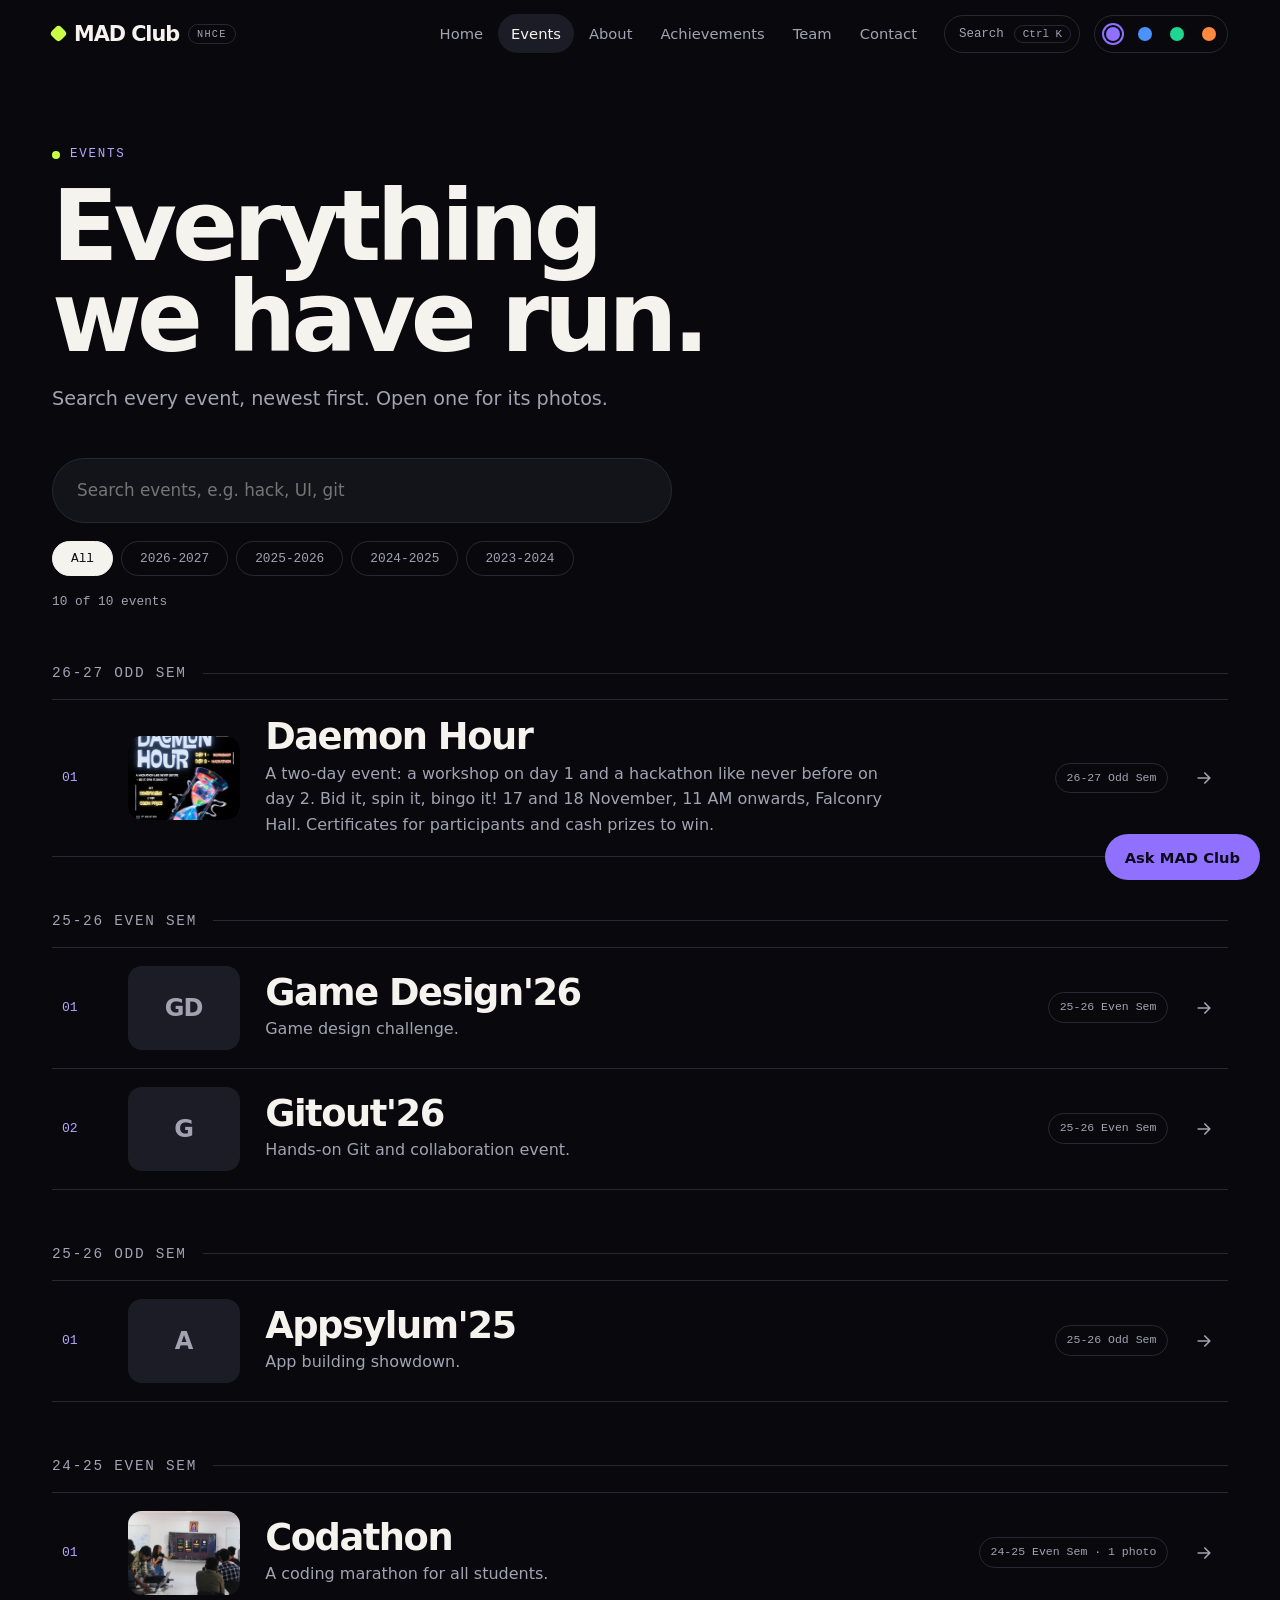
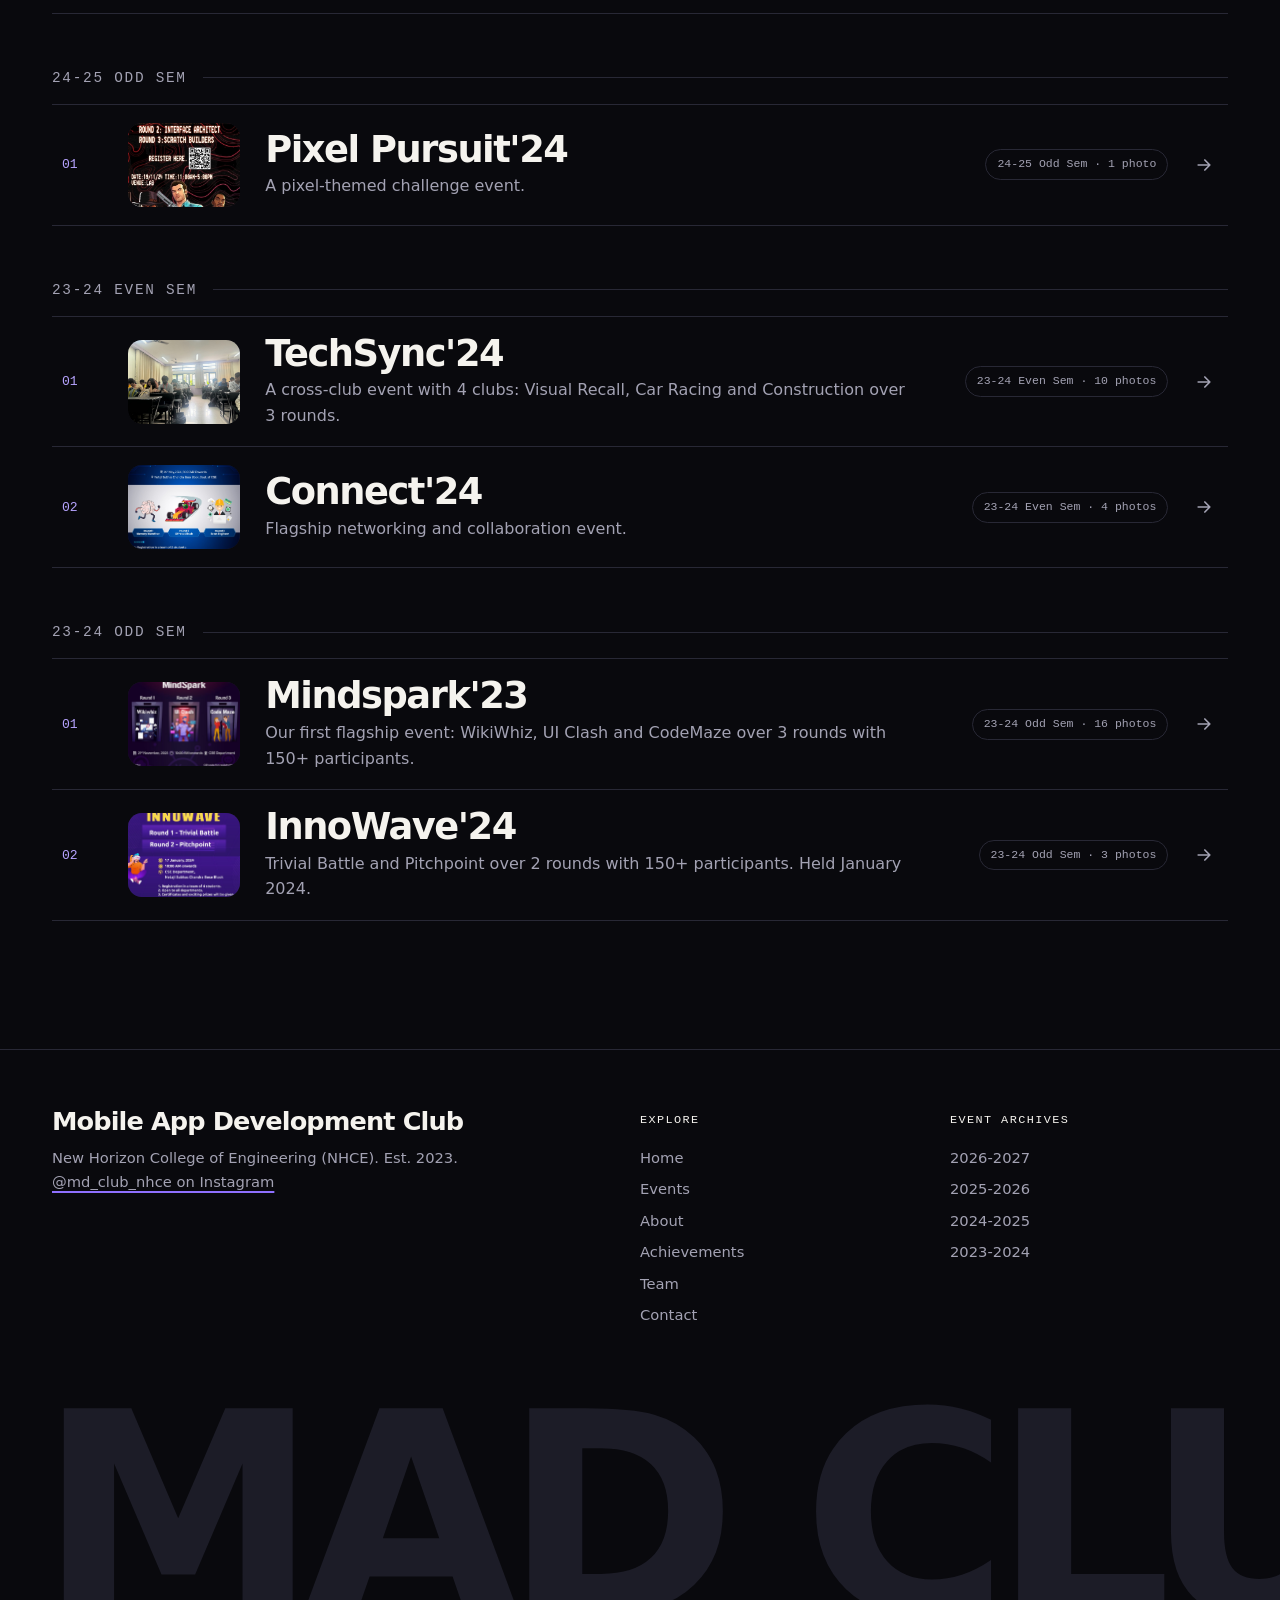
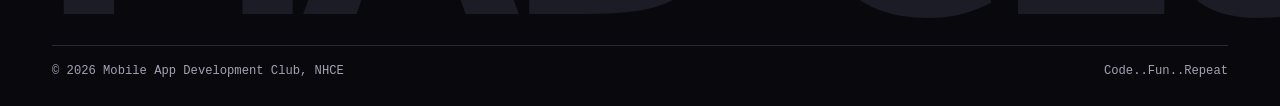
<file: events.html>
<!doctype html>
<html lang="en"><head><meta charset="utf-8"><meta http-equiv="Content-Security-Policy" content="default-src 'self'; script-src 'self' 'sha256-ES5vA+8ho/yah9j7zkzG03CCwCHlHkQTqa8rSAR4n1s='; style-src 'self' 'unsafe-inline' https://fonts.googleapis.com; font-src https://fonts.gstatic.com; img-src 'self' data: https:; connect-src 'self' https:; form-action 'self' https:; base-uri 'self'; object-src 'none'"><meta name="viewport" content="width=device-width,initial-scale=1">
<title>Events | MAD Club</title>
<meta name="description" content="Mobile App Development Club at New Horizon College of Engineering. Every event we have run, newest first.">
<meta property="og:title" content="Events | MAD Club"><meta property="og:description" content="Mobile App Development Club at New Horizon College of Engineering. Every event we have run, newest first."><link rel="canonical" href="https://123sanjaypadmaraj.github.io/MD-Club-Website-Personal/events.html"><meta property="og:url" content="https://123sanjaypadmaraj.github.io/MD-Club-Website-Personal/events.html"><meta property="og:type" content="website">
<link rel="icon" href="favicon.svg" type="image/svg+xml"><meta name="theme-color" content="#0b0f1a"><meta name="color-scheme" content="dark"><meta property="og:image" content="https://123sanjaypadmaraj.github.io/MD-Club-Website-Personal/photos/mindspark23/14.jpg"><meta property="og:image:width" content="1280"><meta property="og:image:height" content="720"><meta property="og:image:alt" content="MAD Club members at Mindspark'23"><meta name="twitter:card" content="summary_large_image"><link rel="manifest" href="manifest.webmanifest">
<link rel="preconnect" href="https://fonts.googleapis.com"><link rel="preconnect" href="https://fonts.gstatic.com" crossorigin>
<link href="https://fonts.googleapis.com/css2?family=Bricolage+Grotesque:opsz,wght@12..96,400;12..96,700;12..96,800&family=Instrument+Sans:wght@400;500;600&family=JetBrains+Mono:wght@400;500&display=swap" rel="stylesheet">
<link rel="stylesheet" href="assets/style.css">
<script>try{var k=new URLSearchParams(location.search).get("skin")||localStorage.getItem("skin");document.documentElement.dataset.skin=/^(nebula|ocean|aurora|solar)$/.test(k)?k:"nebula"}catch(e){}</script>
</head><body data-page="events">
<main id="main"><noscript><div class="wrap page-head"><h1>Events</h1><p class="lead">This site needs JavaScript to show its content.</p><p>Find us on Instagram: <a href="https://www.instagram.com/md_club_nhce/">@md_club_nhce</a>, or on the <a href="https://newhorizonindia.edu/co-curricular/mobile-app-development/">NHCE club page</a>.</p></div></noscript></main>
<script src="assets/site.js"></script>
</body></html>
</file>
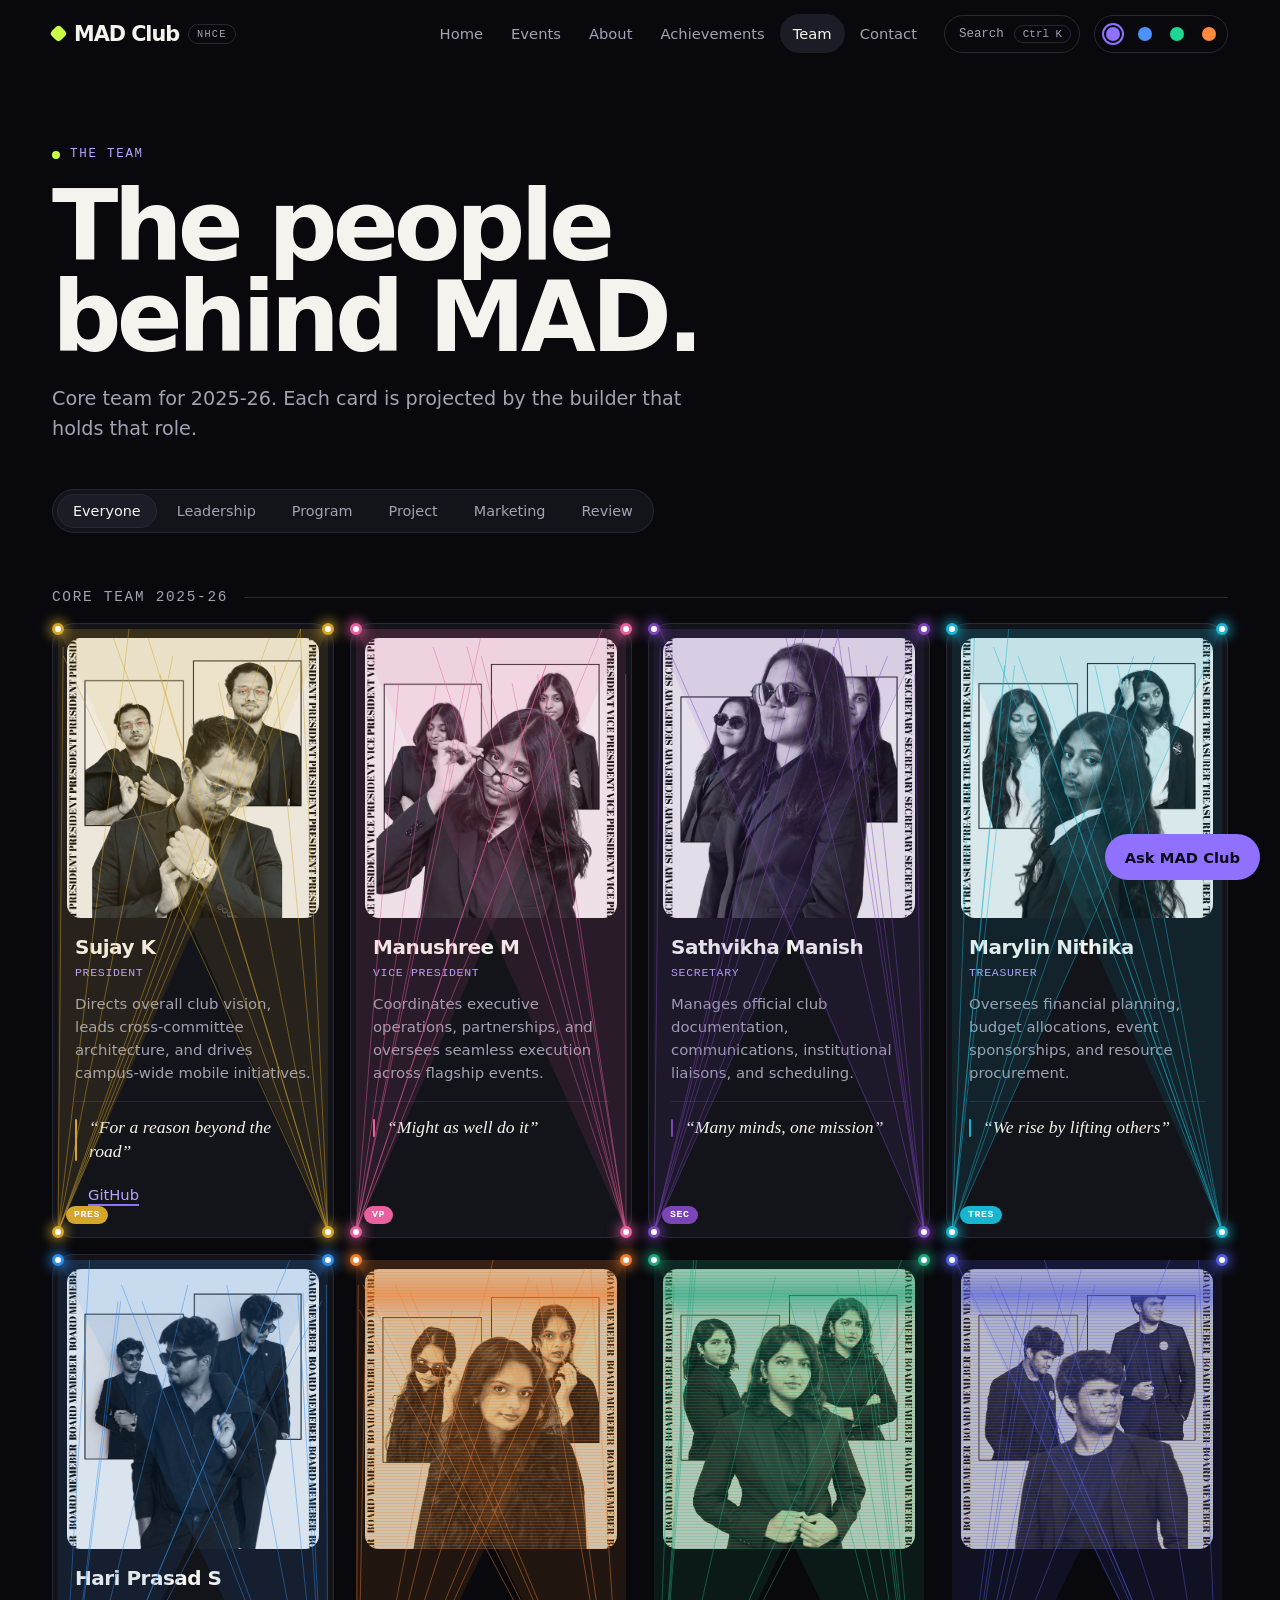
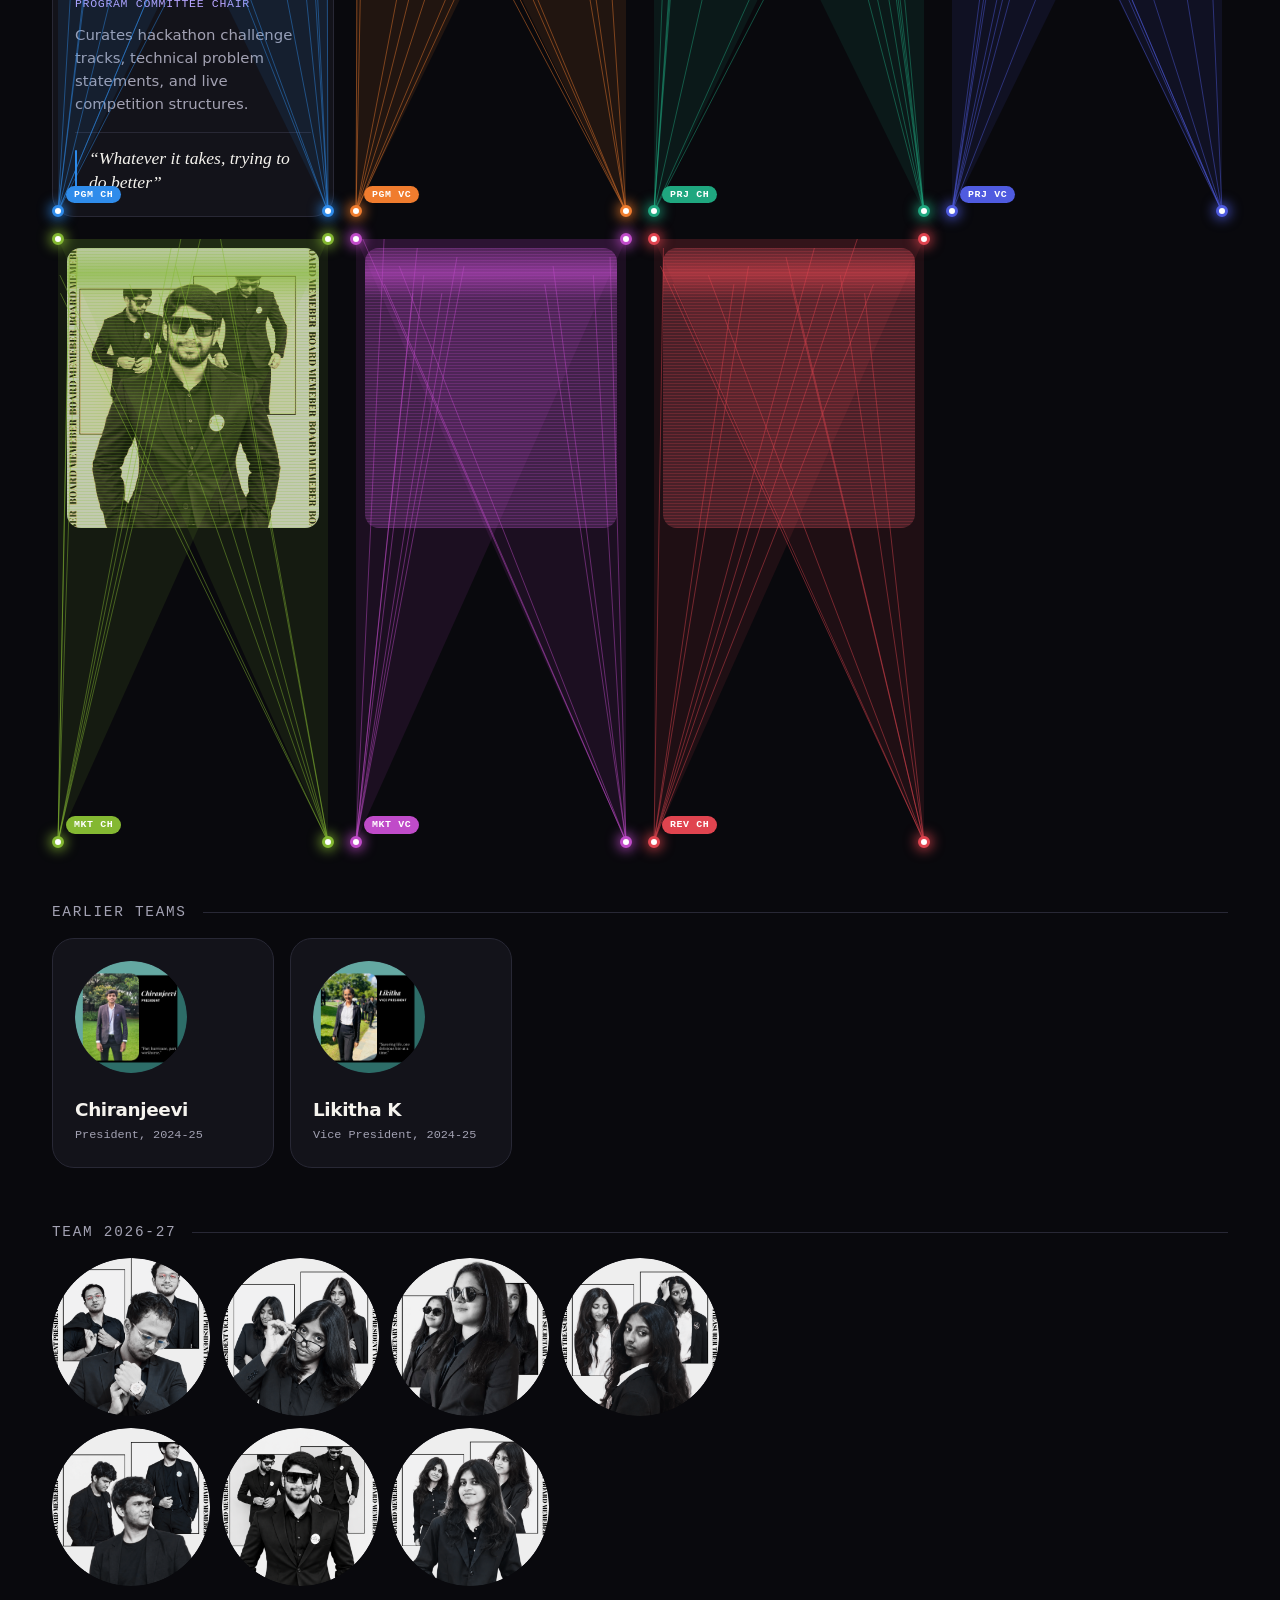
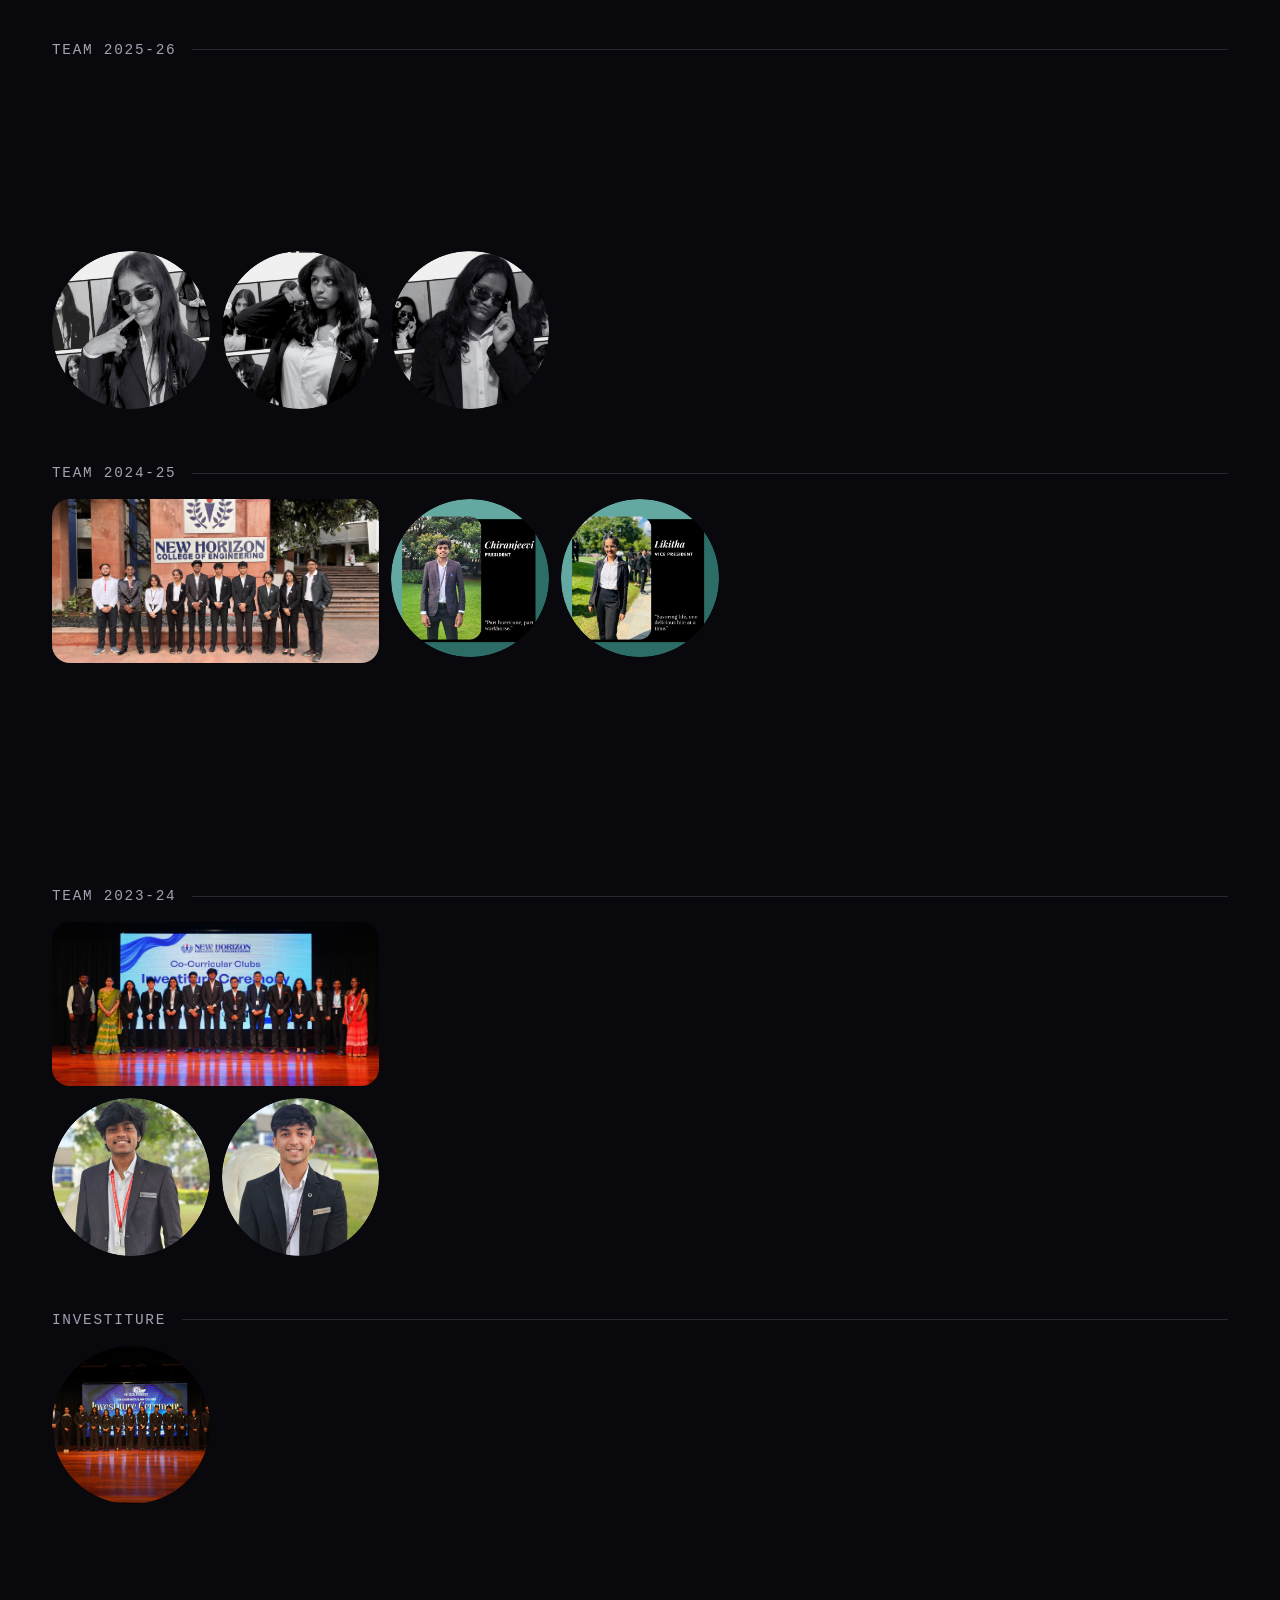
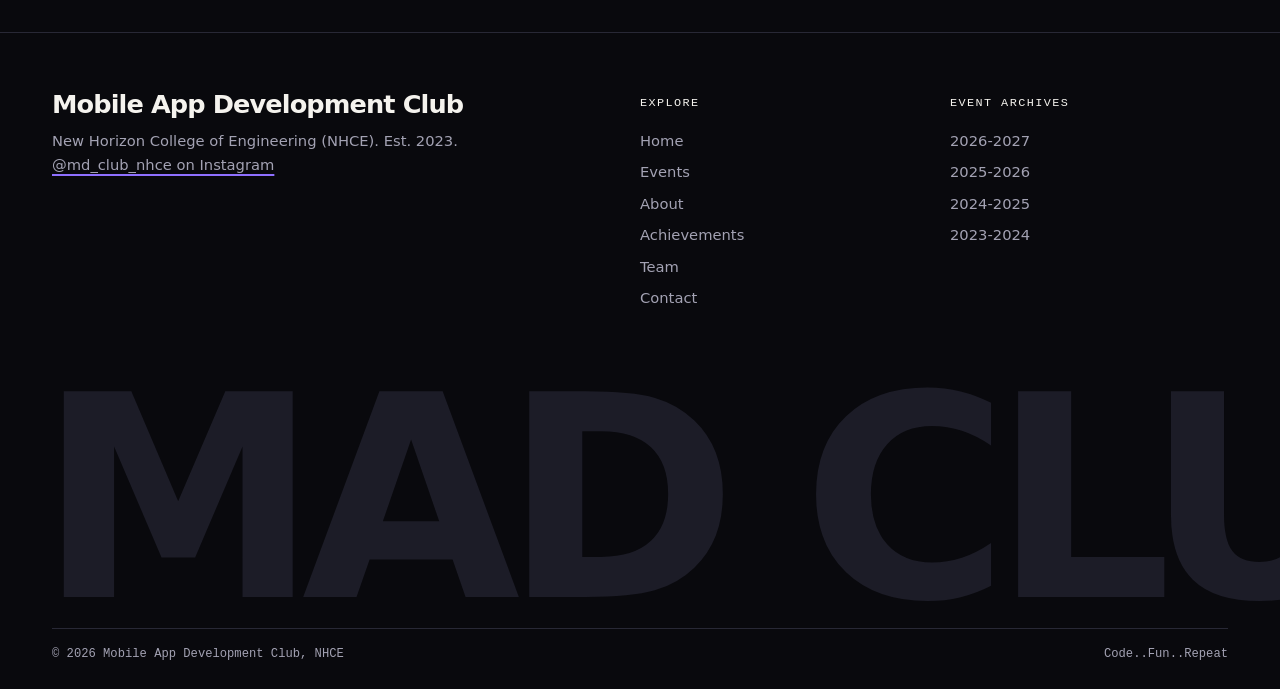
<file: team.html>
<!doctype html>
<html lang="en"><head><meta charset="utf-8"><meta http-equiv="Content-Security-Policy" content="default-src 'self'; script-src 'self' 'sha256-ES5vA+8ho/yah9j7zkzG03CCwCHlHkQTqa8rSAR4n1s='; style-src 'self' 'unsafe-inline' https://fonts.googleapis.com; font-src https://fonts.gstatic.com; img-src 'self' data: https:; connect-src 'self' https:; form-action 'self' https:; base-uri 'self'; object-src 'none'"><meta name="viewport" content="width=device-width,initial-scale=1">
<title>Team | MAD Club</title>
<meta name="description" content="Mobile App Development Club at New Horizon College of Engineering. The core team and earlier teams.">
<meta property="og:title" content="Team | MAD Club"><meta property="og:description" content="Mobile App Development Club at New Horizon College of Engineering. The core team and earlier teams."><link rel="canonical" href="https://123sanjaypadmaraj.github.io/MD-Club-Website-Personal/team.html"><meta property="og:url" content="https://123sanjaypadmaraj.github.io/MD-Club-Website-Personal/team.html"><meta property="og:type" content="website">
<link rel="icon" href="favicon.svg" type="image/svg+xml"><meta name="theme-color" content="#0b0f1a"><meta name="color-scheme" content="dark"><meta property="og:image" content="https://123sanjaypadmaraj.github.io/MD-Club-Website-Personal/photos/mindspark23/14.jpg"><meta property="og:image:width" content="1280"><meta property="og:image:height" content="720"><meta property="og:image:alt" content="MAD Club members at Mindspark'23"><meta name="twitter:card" content="summary_large_image"><link rel="manifest" href="manifest.webmanifest">
<link rel="preconnect" href="https://fonts.googleapis.com"><link rel="preconnect" href="https://fonts.gstatic.com" crossorigin>
<link href="https://fonts.googleapis.com/css2?family=Bricolage+Grotesque:opsz,wght@12..96,400;12..96,700;12..96,800&family=Instrument+Sans:wght@400;500;600&family=JetBrains+Mono:wght@400;500&display=swap" rel="stylesheet">
<link rel="stylesheet" href="assets/style.css">
<script>try{var k=new URLSearchParams(location.search).get("skin")||localStorage.getItem("skin");document.documentElement.dataset.skin=/^(nebula|ocean|aurora|solar)$/.test(k)?k:"nebula"}catch(e){}</script>
</head><body data-page="team">
<main id="main"><noscript><div class="wrap page-head"><h1>Team</h1><p class="lead">This site needs JavaScript to show its content.</p><p>Find us on Instagram: <a href="https://www.instagram.com/md_club_nhce/">@md_club_nhce</a>, or on the <a href="https://newhorizonindia.edu/co-curricular/mobile-app-development/">NHCE club page</a>.</p></div></noscript></main>
<script src="assets/site.js"></script>
</body></html>
</file>
<file: assets/style.css>
/* MAD Club: one structure, four skins switched by html[data-skin]. Nebula, Ocean and Aurora are dark; Solar is light.
   Flat colour only: one accent, one "pop" colour for small loud moments, no gradients on type or surfaces. */
@view-transition{navigation:auto}
:root{
  --display:"Bricolage Grotesque",system-ui,sans-serif;--body:"Instrument Sans",system-ui,sans-serif;--mono:"JetBrains Mono",ui-monospace,Consolas,monospace;
  --radius:22px;--bw:1px;--ease:cubic-bezier(.2,.8,.2,1);
  --bg:#09090d;--surface:#13131a;--surface2:#1c1c27;--fg:#f5f3ee;--muted:#a3a2b3;--line:#282835;
  --accent:#8f70ff;--accent-text:#b7a4ff;--on-accent:#0c0a18;--pop:#c9ff45;--on-pop:#0d1005;
  --shadow:0 24px 60px -30px rgba(0,0,0,.9);color-scheme:dark;
}
/* Nebula: ink, violet, acid lime */
:root[data-skin=nebula]{--bg:#09090d;--surface:#13131a;--surface2:#1c1c27;--fg:#f5f3ee;--muted:#a3a2b3;--line:#282835;--accent:#8f70ff;--accent-text:#b7a4ff;--on-accent:#0c0a18;--pop:#c9ff45;--on-pop:#0d1005}
/* Ocean: deep navy, signal blue, yellow */
:root[data-skin=ocean]{--bg:#050b15;--surface:#0c1624;--surface2:#132236;--fg:#eef4fb;--muted:#96a7bd;--line:#1e2d44;--accent:#4a93ff;--accent-text:#93bfff;--on-accent:#04101f;--pop:#ffd23f;--on-pop:#161103}
/* Aurora: forest black, mint, pink */
:root[data-skin=aurora]{--bg:#06100c;--surface:#0d1a15;--surface2:#14271f;--fg:#effaf4;--muted:#95b1a5;--line:#1f352b;--accent:#1fd690;--accent-text:#62ebb4;--on-accent:#03140c;--pop:#ff7ab2;--on-pop:#1d0411}
/* Solar: paper, burnt orange, ink (light) */
:root[data-skin=solar]{--bg:#f5efe2;--surface:#fffaf0;--surface2:#ebe2cf;--fg:#17140e;--muted:#675f50;--line:#d9cfba;--accent:#d9420b;--accent-text:#b23605;--on-accent:#ffffff;--pop:#17140e;--on-pop:#f5efe2;--shadow:0 24px 50px -30px rgba(70,45,10,.4);color-scheme:light}

*{box-sizing:border-box;margin:0}
html{overflow-x:clip;scroll-behavior:smooth;-webkit-text-size-adjust:100%}
body{font-family:var(--body);background:var(--bg);color:var(--fg);line-height:1.6;-webkit-font-smoothing:antialiased;overflow-x:clip;transition:background .35s,color .35s}
a{color:inherit;text-decoration:none}
img{max-width:100%;display:block}
::selection{background:var(--pop);color:var(--on-pop)}
.wrap{max-width:1240px;margin:0 auto;padding:0 clamp(18px,3vw,32px)}
section.wrap,.reel-sec{padding-top:clamp(64px,9vw,128px);padding-bottom:0}
h1,h2,h3{font-family:var(--display);font-weight:800;letter-spacing:-.04em;line-height:1;text-wrap:balance}
h1{font-size:clamp(2.7rem,7.6vw,6.6rem);line-height:.94;letter-spacing:-.05em}
h2{font-size:clamp(1.8rem,4.2vw,3.4rem)}
h3{font-size:1.35rem;line-height:1.15;letter-spacing:-.025em}
.eyebrow,.tagline,.idx,.tag,.chip{font-family:var(--mono)}
.eyebrow{color:var(--accent-text);font-size:.78rem;letter-spacing:.14em;text-transform:uppercase;margin-bottom:16px;font-weight:500;display:flex;align-items:center;gap:10px}
.eyebrow::before{content:"";width:8px;height:8px;border-radius:50%;background:var(--pop);flex:none}
.lead{color:var(--muted);font-size:clamp(1.05rem,1.5vw,1.25rem);max-width:640px;margin-top:20px}
.idx{color:var(--accent-text);font-size:.82rem}
.ul{text-decoration:underline;text-decoration-color:var(--accent);text-decoration-thickness:2px;text-underline-offset:4px}
.ul:hover{color:var(--accent-text)}
.arr{flex:none;transition:transform .25s var(--ease)}
.progress{position:fixed;top:0;left:0;right:0;height:3px;background:var(--pop);transform:scaleX(0);transform-origin:0 50%;z-index:100}
.skip{position:absolute;left:-999px;top:8px;background:var(--accent);color:var(--on-accent);padding:8px 14px;z-index:101;border-radius:8px}
.skip:focus{left:8px}

/* header */
header.nav{position:sticky;top:0;z-index:50;height:68px;border-bottom:var(--bw) solid transparent;transition:background .25s,border-color .25s;view-transition-name:mad-nav}
header.nav.scrolled{background:color-mix(in srgb,var(--bg) 82%,transparent);backdrop-filter:blur(18px) saturate(1.4);-webkit-backdrop-filter:blur(18px) saturate(1.4);border-bottom-color:var(--line)}
.nav .wrap{display:flex;align-items:center;gap:14px;height:100%}
.brand{font:800 1.3rem var(--display);letter-spacing:-.05em;margin-right:auto;display:flex;align-items:center;gap:9px;white-space:nowrap}
.brand .mark{width:13px;height:13px;border-radius:4px;background:var(--pop);rotate:45deg;transition:rotate .5s var(--ease),border-radius .5s}
.brand:hover .mark{rotate:225deg;border-radius:50%}
.brand small{font:500 .64rem var(--mono);color:var(--muted);letter-spacing:.12em;border:var(--bw) solid var(--line);border-radius:99px;padding:3px 8px}
.links{display:flex;gap:2px}
.links a{font-size:.92rem;font-weight:500;color:var(--muted);padding:8px 13px;border-radius:99px;transition:color .15s,background .15s}
.links a:hover{color:var(--fg);background:var(--surface)}
.links a[aria-current=page]{color:var(--fg);background:var(--surface2)}
.skins{display:flex;gap:2px;padding:3px;border:var(--bw) solid var(--line);border-radius:99px}
.skins button{width:30px;height:30px;display:grid;place-items:center;border-radius:50%;border:0;background:none;cursor:pointer;padding:0}
.skins i{width:14px;height:14px;border-radius:50%;background:var(--c);transition:box-shadow .2s,transform .2s}
.skins button:hover i{transform:scale(1.2)}
.skins button[aria-pressed=true] i{box-shadow:0 0 0 2px var(--bg),0 0 0 4px var(--c)}
.skins [data-skin=nebula]{--c:#8f70ff}.skins [data-skin=ocean]{--c:#4a93ff}.skins [data-skin=aurora]{--c:#1fd690}.skins [data-skin=solar]{--c:#ff8a3d}
.burger{display:none;font:500 .78rem var(--mono);background:var(--fg);color:var(--bg);border:0;border-radius:99px;padding:8px 16px;cursor:pointer;min-height:40px}
@media(max-width:960px){
  .burger{display:block}
  .skins{display:none}
  header.nav:has(.links.open){background:var(--bg)}
  .links{display:none;position:fixed;top:68px;left:0;right:0;bottom:0;flex-direction:column;gap:0;background:var(--bg);padding:12px clamp(18px,3vw,32px) 120px;overflow:auto}
  .links.open{display:flex}
  .links a{font:800 clamp(2rem,9vw,3rem)/1.1 var(--display);letter-spacing:-.04em;color:var(--fg);padding:16px 0;border-radius:0;border-bottom:var(--bw) solid var(--line);background:none}
  .links a[aria-current=page]{color:var(--accent-text);background:none}
}
@media(max-width:420px){.brand small{display:none}}

/* buttons */
.btn{display:inline-flex;align-items:center;gap:10px;padding:14px 26px;border:var(--bw) solid var(--line);border-radius:99px;font:600 1rem var(--body);margin:0 10px 10px 0;background:transparent;color:var(--fg);cursor:pointer;transform:translate(var(--tx,0px),var(--ty,0px));transition:transform .2s,border-color .15s,background .15s,color .15s}
.btn:hover{border-color:var(--fg);background:var(--fg);color:var(--bg)}
.btn:hover .arr{transform:translateX(4px)}
.btn.primary{background:var(--accent);color:var(--on-accent);border-color:var(--accent)}
.btn.primary:hover{background:var(--pop);border-color:var(--pop);color:var(--on-pop)}
.btn:active{scale:.97}

/* hero */
.hero{position:relative;padding:clamp(20px,4vw,48px) 0 clamp(56px,7vw,104px);overflow:clip}
.hero::before{content:"";position:absolute;inset:-68px 0 0;background-image:radial-gradient(color-mix(in srgb,var(--fg) 22%,transparent) 1px,transparent 1.5px);background-size:26px 26px;-webkit-mask-image:radial-gradient(ellipse 60% 70% at 78% 42%,#000,transparent 75%);mask-image:radial-gradient(ellipse 60% 70% at 78% 42%,#000,transparent 75%);pointer-events:none}
.hero-in{position:relative;display:grid;grid-template-columns:minmax(0,1.3fr) minmax(0,.7fr);gap:clamp(24px,4vw,56px);align-items:center}
.tagline{color:var(--accent-text);margin-bottom:24px;font-size:.95rem;letter-spacing:.02em}
.caret{font-style:normal;animation:blink 1.1s steps(1) infinite}
@keyframes blink{50%{opacity:0}}
.hero h1{font-size:clamp(2.9rem,7.1vw,6.5rem);text-wrap:wrap}
.hero .lead{margin-top:28px}
.hero-cta{margin-top:34px}
.split .w{display:inline-block}
.split .w2{color:var(--accent-text)}
.pill{width:1.75em;height:.74em;border-radius:99px;overflow:hidden;vertical-align:-.03em;rotate:-3deg;background:var(--surface2);box-shadow:0 0 0 3px var(--bg),0 0 0 5px var(--pop)}
.pill img{width:100%;height:100%;object-fit:cover}
.js .split .w{opacity:0;transform:translateY(.5em) rotate(2deg);animation:rise .8s var(--ease) forwards;animation-delay:calc(var(--i)*55ms + 80ms)}
@keyframes rise{to{opacity:1;transform:none}}

/* hero phone: an empty stage; the builders assemble the phone on it (assets/mad-os.js), then it runs MAD OS */
.stage{--k:1;position:relative;display:grid;place-items:center;width:100%;max-width:460px;height:700px;margin-inline:auto;perspective:1400px;touch-action:pan-y}
.stage.grabbing{cursor:grabbing}
.stage[data-state=live]{cursor:grab}
.stage-floor{position:absolute;left:50%;bottom:5px;width:62%;height:46px;transform:translateX(-50%);border-radius:50%;background:radial-gradient(closest-side,rgba(0,0,0,.35),transparent);opacity:0;transition:opacity .9s var(--ease)}
:root[data-skin=solar] .stage-floor{background:radial-gradient(closest-side,rgba(24,33,47,.18),transparent)}
.stage:is([data-state=materializing],[data-state=logo],[data-state=powering],[data-state=booting],[data-state=live]) .stage-floor{opacity:1}
.stage-marks{position:absolute;inset:3% 4%;pointer-events:none;transition:opacity .6s}
.stage-marks i{position:absolute;width:14px;height:14px;border:0 solid color-mix(in srgb,var(--fg) 35%,transparent)}
.stage-marks i:nth-child(1){left:0;top:0;border-width:1px 0 0 1px}.stage-marks i:nth-child(2){right:0;top:0;border-width:1px 1px 0 0}
.stage-marks i:nth-child(3){left:0;bottom:0;border-width:0 0 1px 1px}.stage-marks i:nth-child(4){right:0;bottom:0;border-width:0 1px 1px 0}
.stage[data-state=live] .stage-marks{opacity:0}
.stage-hint{position:absolute;left:50%;top:50%;transform:translate(-50%,-50%);font:500 .74rem/1.5 var(--mono);color:var(--muted);letter-spacing:.06em;transition:opacity .4s}
.stage:not([data-state=idle]) .stage-hint{opacity:0}
.phone-rig{position:relative;width:300px;height:620px;flex:none;transform:scale(var(--k)) rotateY(calc(var(--px,0)*10deg + var(--dry,0deg))) rotateX(calc(var(--py,0)*-8deg + var(--drx,0deg)));transform-style:preserve-3d;transition:transform .6s var(--ease)}
.phone{position:absolute;inset:0;padding:11px;border-radius:50px;background:linear-gradient(145deg,#FBFCFD 0%,#D7DEE7 38%,#C4CDD9 62%,#EEF1F5 100%);box-shadow:inset 0 0 0 1px rgba(255,255,255,.9),inset 0 0 0 2px rgba(150,162,178,.55),0 2px 4px rgba(24,33,47,.08),0 40px 70px -30px rgba(0,0,0,.55);visibility:hidden;clip-path:inset(100% 0 0 0 round 50px)}
:root:not([data-skin=solar]) .phone{background:linear-gradient(145deg,#5B6677 0%,#2E3747 40%,#222A37 62%,#4A5566 100%);box-shadow:inset 0 0 0 1px rgba(255,255,255,.18),0 40px 80px -30px rgba(0,0,0,.9),0 0 90px -30px color-mix(in srgb,var(--accent) 60%,transparent)}
.stage:is([data-state=materializing],[data-state=logo],[data-state=powering],[data-state=booting],[data-state=live]) .phone{visibility:visible;clip-path:inset(0 0 0 0 round 50px);transition:clip-path 1.05s cubic-bezier(.6,0,.3,1)}
.stage[data-state=materializing] .phone::after{content:"";position:absolute;left:-10px;right:-10px;height:2px;top:0;background:#9fd6ff;box-shadow:0 0 18px 4px #6fb7ff;animation:scanline 1.05s cubic-bezier(.6,0,.3,1) forwards;z-index:20}
@keyframes scanline{from{top:0}to{top:100%;opacity:0}}
.phone-btn{position:absolute;width:3px;border-radius:2px;background:linear-gradient(90deg,#AEB8C6,#E6EAF0)}
.phone-btn.vol-up{left:-3px;top:132px;height:52px}.phone-btn.vol-down{left:-3px;top:196px;height:52px}.phone-btn.power{right:-3px;top:160px;height:78px}
.phone-screen{position:relative;width:100%;height:100%;border-radius:40px;overflow:hidden;background:#07090D;box-shadow:inset 0 0 0 1px rgba(24,33,47,.08);font-size:13px;line-height:1.4;isolation:isolate}
.phone-island{position:absolute;top:11px;left:50%;width:96px;height:28px;transform:translateX(-50%);border-radius:20px;background:#0E131B;z-index:12;display:flex;align-items:center;gap:7px;padding:0 8px;overflow:hidden;color:#fff;font:600 11px/1 var(--body);transition:width .48s cubic-bezier(.34,1.56,.64,1)}
.phone-island::after{content:"";position:absolute;right:12px;top:9px;width:10px;height:10px;border-radius:50%;background:radial-gradient(circle at 35% 35%,#3A4A66,#0A0E14 70%)}
.phone-island.live{width:150px}.phone-island.live::after{display:none}
.phone-island img{width:18px;height:18px;border-radius:5px;flex:none}.phone-island span{white-space:nowrap}
/* the blueprint: dotted frame, particle flood, traced interface */
.ph-wire{position:absolute;inset:0;width:100%;height:100%;overflow:visible;pointer-events:none;z-index:3;transition:opacity .7s}
.ph-wire.gone{opacity:0}
.ph-wire rect,.ph-wire path{fill:none;stroke-linecap:round;stroke-dasharray:0 5.5;stroke-width:2.6;opacity:0;transform-box:fill-box;transform-origin:center;transform:scale(.96);transition:opacity .45s,transform .6s var(--ease)}
.ph-wire .w-out{stroke:color-mix(in srgb,var(--fg) 75%,#3a4556)}
.ph-wire .w-in{stroke:#5b7cf0}
.ph-wire .w-btn{fill:color-mix(in srgb,var(--fg) 60%,transparent);stroke:none}
.ph-wire .w-teal{stroke:#1fbf9a;stroke-dasharray:0 4;stroke-width:2.2}
.ph-wire .in{opacity:1;transform:none}
.ph-wire .w-flood{fill:url(#ph-dots);stroke:none;opacity:1;transform:none;clip-path:inset(0 0 100% 0);transition:clip-path 1s cubic-bezier(.5,0,.3,1)}
.ph-wire pattern circle{fill:color-mix(in srgb,#8a9bd6 55%,transparent)}
.ph-wire.flood .w-flood{clip-path:inset(0 0 0 0)}
/* power: the logo in the centre, circuits leaving its edges */
.ph-logo{position:absolute;left:50%;top:50%;width:52px;height:80px;margin:-40px 0 0 -26px;z-index:9;opacity:0;pointer-events:none;transition:opacity .4s,filter .6s}
.ph-logo.on{opacity:1}
.stage[data-state=powering] .ph-logo{filter:drop-shadow(0 0 18px rgba(160,200,255,.7))}
.logo-fly{position:fixed;z-index:200;pointer-events:none;transform-origin:0 0}
.ph-circuit{position:absolute;inset:0;width:100%;height:100%;z-index:8;pointer-events:none;opacity:0;transition:opacity .5s}
.stage:is([data-state=logo],[data-state=powering]) .ph-circuit{opacity:1}
.ph-circuit path{fill:none;stroke-width:1.3;stroke-linecap:round;stroke-linejoin:round}
.ph-circuit .tr path{stroke:rgba(200,215,255,.55);stroke-dasharray:1;stroke-dashoffset:1}
.ph-circuit circle{fill:#dfe8ff;opacity:0}
.ph-circuit .gl path{stroke:#fff;stroke-width:1.8;stroke-dasharray:.07 1.2;stroke-dashoffset:.07;filter:drop-shadow(0 0 3px #8fc0ff);opacity:0}
.stage[data-state=powering] .ph-circuit .tr path{animation:trace .9s cubic-bezier(.4,0,.2,1) var(--d) forwards}
.stage[data-state=powering] .ph-circuit circle{animation:pin .3s ease-out calc(var(--d) + .5s) forwards}
.stage[data-state=powering] .ph-circuit .gl path{opacity:1;animation:glow 1.1s linear calc(var(--d) + .5s) 1 forwards}
@keyframes trace{to{stroke-dashoffset:0}}
@keyframes pin{to{opacity:1}}
@keyframes glow{from{stroke-dashoffset:.07}to{stroke-dashoffset:-1.15}}
/* the builders: a cursor per core-team role, in its colour */
.crew{position:absolute;inset:0;pointer-events:none;z-index:15;overflow:visible}
.cur{position:absolute;left:0;top:0;display:flex;align-items:flex-start;gap:2px;color:var(--c);opacity:0;transition-property:transform,opacity;transition-timing-function:cubic-bezier(.45,0,.2,1);transition-duration:.5s}
.cur.on{opacity:1}
.cur svg{width:16px;height:16px;filter:drop-shadow(0 2px 3px rgba(0,0,0,.35))}
.cur b{margin-top:12px;font:700 .58rem/1 var(--mono);letter-spacing:.06em;color:#fff;background:var(--c);padding:4px 7px;border-radius:99px;white-space:nowrap;box-shadow:0 4px 10px -4px rgba(0,0,0,.5)}
.cur::after{content:"";position:absolute;left:-10px;top:-10px;width:22px;height:22px;border-radius:50%;border:2px solid var(--c);opacity:0}
.cur.clk::after{animation:clk .5s ease-out}
@keyframes clk{0%{opacity:.9;transform:scale(.3)}100%{opacity:0;transform:scale(1.6)}}
/* build panel and the hint under it */
.build-panel{display:flex;align-items:center;gap:14px;flex-wrap:wrap;margin-top:22px;padding:8px 10px 8px 8px;max-width:600px;border:var(--bw) solid var(--line);border-radius:99px;background:color-mix(in srgb,var(--surface) 80%,transparent);backdrop-filter:blur(14px);-webkit-backdrop-filter:blur(14px)}
.build-btn{display:inline-flex;align-items:center;gap:10px;height:48px;padding:0 20px 0 5px;border:var(--bw) solid var(--line);border-radius:99px;background:var(--bg);color:var(--fg);font:600 .95rem var(--body);cursor:pointer;transition:border-color .15s}
.build-btn:hover{border-color:var(--accent)}
.build-btn .knob{display:grid;place-items:center;width:38px;height:38px;border-radius:50%;background:var(--fg);color:var(--bg)}
.build-btn .knob svg{width:17px;height:17px}
.build-status{display:grid;gap:4px;min-width:0;flex:1 1 150px}
.build-status b{font:600 .88rem/1.2 var(--body)}
.build-status span{font:500 .72rem/1.2 var(--mono);color:var(--muted);white-space:nowrap;overflow:hidden;text-overflow:ellipsis}
.build-progress{height:2px;border-radius:2px;background:var(--line);overflow:hidden;width:150px}
.build-progress i{display:block;height:100%;width:0;background:var(--accent);transition:width .3s var(--ease)}
.build-extra{display:none;gap:6px}
.build-panel.done .build-extra{display:flex}
.btn.sm{padding:9px 16px;font-size:.86rem;margin:0}
.btn.ghost{border-color:transparent}
.btn.ghost:hover{border-color:var(--fg)}
.build-tip{display:flex;align-items:center;gap:10px;flex-wrap:wrap;margin-top:14px;max-width:52ch;font-size:.9rem;line-height:1.45;color:var(--muted)}
.build-tip b{color:var(--fg);font-weight:600}
.tip-ic{flex:none;display:grid;place-items:center;width:28px;height:28px;border-radius:9px;background:linear-gradient(160deg,#A3ADBB,#6E7887);color:#fff}
.tip-ic svg{width:16px;height:16px}
.tip-txt{flex:1 1 240px}
.tip-btn{border:var(--bw) solid var(--line);background:var(--surface);border-radius:99px;padding:7px 13px;font:600 .8rem/1 var(--body);color:var(--fg);cursor:pointer}
.tip-btn:hover{border-color:var(--accent)}
@media(max-width:960px){.hero-in{grid-template-columns:1fr}.stage{margin-top:8px}}
@media(max-width:560px){
  .stage{--k:.8;height:540px}
  .build-panel{border-radius:22px;padding:10px}
  .build-progress{width:100%}
  .build-panel.done .build-extra{width:100%}
}

/* MAD OS: the operating system inside the built phone (and full-screen mode). Dark skins get the dark OS. */
.os{position:absolute;inset:0;overflow:hidden;border-radius:inherit;font-family:var(--body);color:#18212F;background:#07090D;-webkit-user-select:none;user-select:none;touch-action:manipulation;z-index:5}
.os>section,.os-wall{position:absolute;inset:0;opacity:0;visibility:hidden;transition:opacity .5s var(--ease),transform .6s var(--ease),visibility 0s linear .6s}
.os[data-screen=boot] .os-boot,.os[data-screen=lock] .os-lock,.os[data-screen=lock] .os-wall,.os[data-screen=home] .os-home,.os[data-screen=home] .os-wall,.os[data-screen=app] .os-app,.os[data-screen=app] .os-wall,.os[data-screen=app] .os-home{opacity:1;visibility:visible;transition:opacity .5s var(--ease),transform .6s var(--ease)}
.os[data-screen=app] .os-home{transform:scale(.94);opacity:.6}
.os[data-screen=off]{background:transparent}
.stage:not([data-state=live]):not([data-state=booting]) .os{pointer-events:none}
.os-wall{background:radial-gradient(120% 70% at 85% 0%,rgba(166,216,212,.55),transparent 60%),radial-gradient(120% 70% at 0% 100%,rgba(231,217,189,.6),transparent 60%),linear-gradient(180deg,#F7F8FA,#E9EDF2)}
.os-wall::after{content:"";position:absolute;inset:0;background:url("brand/mad-rays.svg") 130% 115%/78% auto no-repeat;opacity:.14}
:root:not([data-skin=solar]) .os-wall{background:radial-gradient(120% 70% at 85% 0%,color-mix(in srgb,var(--accent) 40%,transparent),transparent 60%),linear-gradient(180deg,#121925,#0B1018)}
.os-status{position:absolute;z-index:8;top:0;left:0;right:0;height:48px;display:flex;justify-content:space-between;align-items:center;padding:0 24px 0 30px;font:600 13px/1 var(--body);color:#18212F;pointer-events:none;transition:color .3s,opacity .3s}
.os[data-screen=off] .os-status,.os[data-screen=boot] .os-status{opacity:0}
:root:not([data-skin=solar]) .os-status{color:#E9EDF2}
.os-sys{display:flex;gap:5px;align-items:center}.os-sys svg{height:11px;width:auto;max-width:none}
.os-boot{display:grid;place-items:center;background:#07090D}
.os-boot img{width:52px;filter:drop-shadow(0 0 24px rgba(166,216,212,.35))}
.os-lock{display:flex;flex-direction:column;align-items:center;padding:70px 14px 40px;z-index:2}
.lk-date{font:500 13px/1 var(--body);color:#3E4A5C}
.lk-time{margin:6px 0 22px;font:700 72px/1 var(--display);letter-spacing:-.04em;color:#18212F}
:root:not([data-skin=solar]) .lk-date,:root:not([data-skin=solar]) .lk-time{color:#E9EDF2}
.lk-note{display:flex;gap:10px;align-items:flex-start;width:100%;padding:11px 12px;border-radius:18px;background:rgba(255,255,255,.7);color:#18212F;backdrop-filter:blur(16px);-webkit-backdrop-filter:blur(16px);box-shadow:0 6px 20px -10px rgba(24,33,47,.35)}
.lk-note b{display:block;font-size:12px}.lk-note small{display:block;font-size:11px;color:#4A5566;line-height:1.35;margin-top:2px}
.lk-ic img,.os-banner img{width:28px;height:28px;border-radius:7px}
.lk-unlock{margin-top:auto;border:0;background:none;font:500 11px/1 var(--body);color:#5B6472;padding:10px;animation:lkPulse 2.2s ease-in-out infinite;cursor:pointer}
:root:not([data-skin=solar]) .lk-unlock{color:#A3ADBB}
@keyframes lkPulse{50%{opacity:.45;transform:translateY(-3px)}}
.os-home{padding:56px 16px 14px;display:flex;flex-direction:column;z-index:1}
.os-widget{display:grid;gap:4px;padding:14px 15px;border-radius:22px;background:rgba(255,255,255,.62);border:1px solid rgba(255,255,255,.8);backdrop-filter:blur(18px) saturate(1.4);-webkit-backdrop-filter:blur(18px) saturate(1.4);box-shadow:0 8px 24px -14px rgba(24,33,47,.35);margin-bottom:18px}
:root:not([data-skin=solar]) .os-widget{background:rgba(30,40,56,.6);border-color:rgba(255,255,255,.08);color:#E9EDF2}
.w-k{font:600 9.5px/1 var(--mono);letter-spacing:.1em;text-transform:uppercase;color:#5B6472}
.w-big{font:700 40px/1 var(--display);letter-spacing:-.04em;display:flex;align-items:baseline;gap:8px}
.w-big small{font:500 11px/1.2 var(--body);letter-spacing:0;color:#5B6472}
.w-row{display:flex;gap:14px;font-size:11px;color:#3E4A5C}.w-row b{font-weight:600;color:inherit}
.w-latest{font-size:11px;color:#3D5BBF;font-weight:600}
:root:not([data-skin=solar]) .w-row,:root:not([data-skin=solar]) .w-k,:root:not([data-skin=solar]) .w-big small{color:#A3ADBB}
:root:not([data-skin=solar]) .w-latest{color:#9fb4ff}
.os-grid{display:grid;grid-template-columns:repeat(4,1fr);gap:14px 6px}
.os-dots{display:flex;justify-content:center;gap:6px;margin:auto 0 10px}
.os-dots i{width:6px;height:6px;border-radius:50%;background:rgba(24,33,47,.2)}.os-dots i.on{background:rgba(24,33,47,.6)}
:root:not([data-skin=solar]) .os-dots i{background:rgba(255,255,255,.25)}:root:not([data-skin=solar]) .os-dots i.on{background:rgba(255,255,255,.7)}
.os-dock{display:grid;grid-template-columns:repeat(4,1fr);gap:6px;padding:10px 8px;border-radius:28px;background:rgba(255,255,255,.45);border:1px solid rgba(255,255,255,.7);backdrop-filter:blur(20px) saturate(1.4);-webkit-backdrop-filter:blur(20px) saturate(1.4);margin-bottom:14px}
:root:not([data-skin=solar]) .os-dock{background:rgba(30,40,56,.5);border-color:rgba(255,255,255,.08)}
.os-dock .ic-label{display:none}
.os .ic{position:relative;display:grid;justify-items:center;gap:5px;border:0;background:none;padding:0;color:inherit;cursor:pointer}
.os .ic-tile{display:grid;place-items:center;width:50px;height:50px;border-radius:14px;box-shadow:inset 0 1px 0 rgba(255,255,255,.45),0 4px 10px -4px rgba(24,33,47,.35);transition:transform .16s var(--ease),filter .16s}
.os .ic-tile svg{width:24px;height:24px}
.os .ic-img{background:#fff;overflow:hidden}.os .ic-img img{width:100%;height:100%}
.os .ic:active .ic-tile{transform:scale(.9);filter:brightness(.92)}
.os .ic:focus-visible{outline:0}.os .ic:focus-visible .ic-tile{outline:2px solid var(--accent);outline-offset:2px}
.os .ic-label{font:500 10.5px/1 var(--body);color:#18212F;white-space:nowrap}
:root:not([data-skin=solar]) .os .ic-label{color:#E9EDF2}
.os .ic-slot{background:rgba(255,255,255,.25);box-shadow:inset 0 0 0 1.5px rgba(24,33,47,.18)}.os .ic-slot img{opacity:0}
:root:not([data-skin=solar]) .os .ic-slot{background:rgba(255,255,255,.06);box-shadow:inset 0 0 0 1.5px rgba(255,255,255,.2)}
.os-app{z-index:4;background:#F7F8FA;overflow:hidden;border-radius:40px;will-change:clip-path,transform;transition:none}
:root:not([data-skin=solar]) .os-app{background:#0F141C;color:#E9EDF2}
.app-splash{position:absolute;inset:0;z-index:6;display:grid;place-items:center;background:#fff;opacity:0;pointer-events:none}
.app-splash img{width:88px;height:88px}.app-splash span svg{width:56px;height:56px}
.app-stack{position:absolute;inset:0}
.app-page{position:absolute;inset:0;display:flex;flex-direction:column;background:#F7F8FA}
:root:not([data-skin=solar]) .app-page{background:#0F141C}
.app-page[hidden]{display:none!important}
.ap-bar{flex:none;height:92px;padding:48px 12px 0;display:grid;grid-template-columns:1fr auto 1fr;align-items:center}
.ap-back{display:inline-flex;align-items:center;gap:2px;border:0;background:none;color:#3D5BBF;font:500 14px/1 var(--body);padding:6px 4px;min-height:40px;min-width:64px;cursor:pointer}
:root:not([data-skin=solar]) .ap-back{color:#8EA5EE}
.ap-back svg{width:20px;height:20px}
.ap-mini{font:700 14px/1 var(--display);max-width:150px;overflow:hidden;text-overflow:ellipsis;white-space:nowrap}
.ap-scroll{flex:1;overflow-y:auto;overscroll-behavior:contain;padding:0 16px 44px;scrollbar-width:none;-webkit-user-select:text;user-select:text}
.ap-scroll::-webkit-scrollbar{display:none}
.ap-title{font:800 30px/1.05 var(--display);letter-spacing:-.035em;margin:0 0 4px}
.ap-sub{font-size:12px;color:#5B6472;margin:0 0 14px}
:root:not([data-skin=solar]) .ap-sub,:root:not([data-skin=solar]) .ap-text,:root:not([data-skin=solar]) .ap-row small,:root:not([data-skin=solar]) .ap-meta span{color:#A3ADBB}
.ap-h{font:700 15px/1.2 var(--display);margin:18px 0 8px;letter-spacing:-.01em}
.ap-text{font-size:13px;line-height:1.5;color:#3E4A5C;margin-bottom:14px}
.ap-quote{font:italic 400 21px/1.25 Georgia,"Times New Roman",serif;margin:0 0 12px}
.ap-chips{display:flex;gap:6px;overflow-x:auto;margin:0 -16px 14px;padding:0 16px;scrollbar-width:none}
.ap-chips button{flex:none;border:1px solid rgba(24,33,47,.12);background:#fff;border-radius:999px;padding:6px 11px;font:600 11.5px/1 var(--body);color:#3E4A5C;cursor:pointer}
.ap-chips button[aria-pressed=true]{background:#18212F;border-color:#18212F;color:#fff}
:root:not([data-skin=solar]) .ap-chips button{background:#182130;color:#E9EDF2;border-color:rgba(255,255,255,.1)}
:root:not([data-skin=solar]) .ap-chips button[aria-pressed=true]{background:#E9EDF2;color:#18212F}
.ap-feed{display:grid;gap:12px}
.ap-card{display:block;width:100%;padding:0;text-align:left;border:0;border-radius:20px;overflow:hidden;background:#fff;box-shadow:0 1px 2px rgba(24,33,47,.06),0 10px 24px -16px rgba(24,33,47,.35);transition:transform .16s var(--ease);color:inherit;cursor:pointer;font:inherit}
.ap-card[hidden]{display:none}
:root:not([data-skin=solar]) .ap-card{background:#182130}
.ap-card:active{transform:scale(.975)}
.ap-cover{display:block;aspect-ratio:16/9;background:#E9EDF2;overflow:hidden}
.ap-cover img{width:100%;height:100%;object-fit:cover}
.ap-ph{position:relative;display:grid;align-content:end;width:100%;height:100%;padding:12px 14px;background:linear-gradient(160deg,#fff,#E9EDF2);overflow:hidden}
.ap-ph b{position:relative;font:800 22px/.95 var(--display);letter-spacing:-.045em;color:#18212F}
.ap-ph.c1{background:linear-gradient(160deg,#fff,#E7D9BD)}.ap-ph.c2{background:linear-gradient(160deg,#fff,#CFE9E6)}.ap-ph.c3{background:linear-gradient(160deg,#fff,#DCE3F6)}
.ap-ph img{position:absolute;right:4%;top:-6%;width:30%;transform:rotate(-8deg)}
.ap-ph.big{aspect-ratio:4/3}.ap-ph.big img{width:36%}.ap-ph.big b{font-size:30px}
.ap-meta{display:grid;gap:2px;padding:10px 12px 12px}
.ap-meta small{font:500 9.5px/1 var(--mono);letter-spacing:.06em;text-transform:uppercase;color:#8A93A1}
.ap-meta b{font:700 15px/1.2 var(--display);letter-spacing:-.02em}
.ap-meta span{font-size:11.5px;color:#5B6472;display:-webkit-box;-webkit-line-clamp:2;-webkit-box-orient:vertical;overflow:hidden}
.ap-banner{margin:0 -16px 14px;aspect-ratio:4/3;background:#E9EDF2;overflow:hidden}
.ap-banner img{width:100%;height:100%;object-fit:cover}
.ap-list{display:grid;gap:8px}
.ap-row{display:grid;grid-template-columns:34px 1fr;gap:10px;align-items:start;padding:10px;border-radius:14px;background:#fff;border:1px solid rgba(24,33,47,.06)}
:root:not([data-skin=solar]) .ap-row{background:#182130;border-color:rgba(255,255,255,.06)}
.ap-row b{display:block;font-size:12.5px;font-weight:600}
.ap-row small{display:block;font-size:11px;color:#5B6472;line-height:1.4;margin-top:2px}
.ap-row em{display:block;font:italic 12px/1.35 Georgia,serif;margin-top:4px;padding-left:7px;border-left:2px solid var(--c,#8A93A1)}
.ap-av{display:grid;place-items:center;width:34px;height:34px;border-radius:11px;background:linear-gradient(150deg,#fff,#E9EDF2);border:1px solid rgba(24,33,47,.08);font:700 11.5px/1 var(--display);color:#18212F;overflow:hidden;box-shadow:0 0 0 2px var(--c,transparent)}
.ap-av img{width:100%;height:100%;object-fit:cover;object-position:center top}
.ap-av.n{font:600 10.5px/1 var(--mono);color:#3D5BBF;box-shadow:none}
.ap-strip{display:flex;gap:6px;overflow-x:auto;margin:0 -16px;padding:0 16px;scrollbar-width:none;touch-action:pan-x pan-y}
.ap-strip button{flex:none;padding:0;border:0;background:none;border-radius:10px;overflow:hidden;cursor:zoom-in}
.ap-strip img{width:120px;height:84px;object-fit:cover}
.ap-grid{display:grid;grid-template-columns:repeat(3,1fr);gap:3px;margin:0 -16px}
.ap-grid button{padding:0;border:0;aspect-ratio:1;overflow:hidden;background:#E9EDF2;cursor:zoom-in}
.ap-grid img{width:100%;height:100%;object-fit:cover}
.ap-viewer{position:absolute;inset:0;z-index:7;background:#000;display:grid;place-items:center}
.ap-viewer img{max-width:100%;max-height:100%}
.ap-viewer button{position:absolute;top:52px;right:14px;border:0;border-radius:999px;padding:6px 12px;background:rgba(255,255,255,.2);color:#fff;font:600 12px var(--body);backdrop-filter:blur(10px);cursor:pointer}
.ap-cta{display:flex;justify-content:center;margin-top:12px;padding:13px;border-radius:14px;background:#18212F;color:#fff;font:600 13px/1 var(--body)}
.ap-cta.ghost{background:#fff;color:#18212F;border:1px solid rgba(24,33,47,.12)}
:root:not([data-skin=solar]) .ap-cta{background:#E9EDF2;color:#18212F}
:root:not([data-skin=solar]) .ap-cta.ghost{background:#182130;color:#E9EDF2;border-color:rgba(255,255,255,.1)}
.ap-hero{display:grid;justify-items:center;gap:10px;padding:18px 0 8px;text-align:center}
.ap-hero img{width:54px}.ap-hero p{font-size:13px;color:#3E4A5C;line-height:1.5}
:root:not([data-skin=solar]) .ap-hero p{color:#A3ADBB}
.ap-group{display:grid;border-radius:16px;overflow:hidden;background:#fff;border:1px solid rgba(24,33,47,.06);margin-bottom:12px}
:root:not([data-skin=solar]) .ap-group{background:#182130;border-color:rgba(255,255,255,.06)}
.ap-set{display:flex;justify-content:space-between;align-items:center;gap:12px;width:100%;text-align:left;padding:12px 14px;border:0;background:none;color:inherit;font:inherit;cursor:pointer}
.ap-set+.ap-set{border-top:1px solid rgba(24,33,47,.07)}
:root:not([data-skin=solar]) .ap-set+.ap-set{border-top-color:rgba(255,255,255,.07)}
.ap-set b{display:block;font-size:13px;font-weight:600}
.ap-set small{display:block;font-size:11px;color:#5B6472;margin-top:2px;line-height:1.35}
:root:not([data-skin=solar]) .ap-set small{color:#A3ADBB}
.ap-set i{font-style:normal;color:#8A93A1;display:grid}
.ap-set input[type=checkbox]{appearance:none;-webkit-appearance:none;flex:none;width:44px;height:26px;border-radius:999px;background:#D7DEE7;position:relative;transition:background .2s;cursor:pointer;margin:0}
:root:not([data-skin=solar]) .ap-set input[type=checkbox]{background:#2A3445}
.ap-set input[type=checkbox]::after{content:"";position:absolute;top:3px;left:3px;width:20px;height:20px;border-radius:50%;background:#fff;box-shadow:0 2px 4px rgba(0,0,0,.2);transition:transform .26s cubic-bezier(.34,1.56,.64,1)}
.ap-set input[type=checkbox]:checked{background:#4FA59D}
.ap-set input[type=checkbox]:checked::after{transform:translateX(18px)}
.ap-skins{display:flex;gap:4px;flex:none}
.ap-skins button{width:26px;height:26px;padding:0;border:0;background:none;border-radius:50%;display:grid;place-items:center;cursor:pointer}
.ap-skins i{width:16px;height:16px;border-radius:50%;background:var(--c)}
.ap-skins [aria-pressed=true] i{box-shadow:0 0 0 2px #fff,0 0 0 4px var(--c)}
:root:not([data-skin=solar]) .ap-skins [aria-pressed=true] i{box-shadow:0 0 0 2px #182130,0 0 0 4px var(--c)}
.ap-skins [data-skin=nebula]{--c:#8f70ff}.ap-skins [data-skin=ocean]{--c:#4a93ff}.ap-skins [data-skin=aurora]{--c:#1fd690}.ap-skins [data-skin=solar]{--c:#ff8a3d}
.os-banner{position:absolute;z-index:9;top:44px;left:10px;right:10px;display:flex;gap:10px;align-items:center;padding:10px 12px;border-radius:18px;background:rgba(255,255,255,.88);color:#18212F;backdrop-filter:blur(18px);-webkit-backdrop-filter:blur(18px);box-shadow:0 10px 30px -12px rgba(24,33,47,.45);font-size:11.5px;line-height:1.35;transform:translateY(-160%);opacity:0;visibility:hidden;transition:transform .52s cubic-bezier(.34,1.56,.64,1),opacity .2s,visibility 0s linear .52s;pointer-events:none}
.os-banner.on{transform:none;opacity:1;visibility:visible;transition:transform .52s cubic-bezier(.34,1.56,.64,1),opacity .2s}
.os-ind{position:absolute;z-index:10;left:50%;bottom:0;width:168px;height:26px;transform:translateX(-50%);border:0;border-radius:13px;background:none;display:grid;place-items:center;cursor:grab;touch-action:none;padding:0}
.os-ind i{width:120px;height:5px;border-radius:3px;background:rgba(24,33,47,.55);transition:width .2s}
.os-ind:hover i{width:132px}
.os[data-screen=off] .os-ind,.os[data-screen=boot] .os-ind{opacity:0;pointer-events:none}
:root:not([data-skin=solar]) .os-ind i{background:rgba(255,255,255,.6)}
.os>section{pointer-events:none}
.os[data-screen=boot] .os-boot,.os[data-screen=lock] .os-lock,.os[data-screen=home] .os-home,.os[data-screen=app] .os-app{pointer-events:auto}
.os .app-stack,.os .ap-scroll{touch-action:pan-y}
.os .os-lock{touch-action:none}
.os .ap-chips{touch-action:pan-x pan-y}
/* full-screen mode: the visitor's screen becomes the phone */
dialog.os-full{position:fixed;inset:0;width:100vw;height:100dvh;max-width:none;max-height:none;margin:0;padding:0;border:0;border-radius:0;background:transparent;overflow:hidden;animation:none}
dialog.os-full::backdrop{background:rgba(15,20,28,.75);backdrop-filter:blur(10px);-webkit-backdrop-filter:blur(10px)}
.os-full-screen{position:absolute;left:50%;top:50%;width:min(430px,100vw);height:min(880px,calc(100dvh - 48px));transform:translate(-50%,-50%);border-radius:44px;overflow:hidden;box-shadow:0 40px 120px -20px rgba(0,0,0,.6),0 0 0 10px #C4CDD9,0 0 0 11px #9AA6B6}
.os-full-close{position:absolute;z-index:2;top:16px;right:16px;border:0;border-radius:999px;padding:10px 16px;background:rgba(255,255,255,.16);color:#fff;font:600 13px/1 var(--body);backdrop-filter:blur(10px);cursor:pointer}
@media(max-width:520px){
  .os-full-screen{width:100vw;height:100dvh;border-radius:0;box-shadow:none}
  .os-full-screen .os,.os-full-screen .os-app{border-radius:0}
  .os-full-screen .os-status{opacity:0!important}
  .os-full-screen .phone-island{display:none}
  .os-full-close{top:calc(8px + env(safe-area-inset-top));right:10px;padding:7px 12px;font-size:12px;background:rgba(24,33,47,.72)}
}

/* marquee */
.marquee{background:var(--pop);color:var(--on-pop);padding:clamp(12px,1.8vw,22px) 0;overflow:hidden;transform:rotate(-1.6deg) scaleX(1.04) skewX(calc(var(--vel,0)*-.7deg));margin-top:-6px;position:relative;z-index:2}
.track{display:flex;width:max-content;animation:slide 38s linear infinite;font:800 clamp(1.5rem,3.6vw,3rem)/1 var(--display);text-transform:uppercase;letter-spacing:-.04em}
.track span{display:flex;align-items:center}
.track span::after{content:"";width:.34em;height:.34em;background:currentColor;rotate:45deg;margin:0 clamp(18px,2.6vw,40px)}
@keyframes slide{to{transform:translateX(-50%)}}

/* stats */
.stats{display:grid;grid-template-columns:repeat(auto-fit,minmax(230px,1fr));gap:1px;background:var(--line);border:var(--bw) solid var(--line);border-radius:var(--radius);overflow:hidden}
.stat{background:var(--bg);padding:clamp(22px,3vw,36px);transition:background .25s}
.stat:hover{background:var(--surface)}
.stat b{display:block;font:800 clamp(3.2rem,6.4vw,5.6rem)/.9 var(--display);letter-spacing:-.06em;transition:color .25s}
.stat:hover b{color:var(--accent-text)}
.stat span{color:var(--muted);font-size:.95rem;display:block;margin-top:14px;max-width:22ch}
@media(max-width:1010px){.stats{grid-template-columns:1fr 1fr}.stat:last-child:nth-child(odd){grid-column:1/-1}}
@media(max-width:480px){.stats{grid-template-columns:1fr}}

/* big statements */
.big-list{display:grid;margin-top:8px}
.big{position:relative;isolation:isolate;display:grid;grid-template-columns:70px 1.1fr .9fr;gap:20px;align-items:baseline;padding:clamp(24px,3.4vw,40px) 0;border-top:var(--bw) solid var(--line);transition:padding .35s var(--ease)}
.big::before{content:"";position:absolute;inset:0 -14px;border-radius:14px;background:var(--surface);transform:scaleY(0);transform-origin:50% 100%;transition:transform .35s var(--ease);z-index:-1}
.big:hover{padding-left:14px}.big:hover::before{transform:none}
.big:last-child{border-bottom:var(--bw) solid var(--line)}
.big h2{transition:color .25s}.big:hover h2{color:var(--accent-text)}
.big p{color:var(--muted);font-size:1.1rem}
@media(max-width:700px){.big{grid-template-columns:40px 1fr;gap:6px 12px}.big p{grid-column:2}}

/* photo reel */
.sec-head{display:flex;justify-content:space-between;align-items:end;gap:20px;flex-wrap:wrap;margin-bottom:32px}
.sec-head h2{max-width:720px}
.sec-head .btn{margin-bottom:0}
.reel{display:grid;gap:14px;transform:skewX(calc(var(--vel,0)*-.3deg))}
.reel-row{overflow:hidden}
.reel-track{display:flex;width:max-content;animation:slide 70s linear infinite}
.rev .reel-track{animation-direction:reverse}
.reel:hover .reel-track,.reel:focus-within .reel-track{animation-play-state:paused}
.reel-i{position:relative;flex:none;height:clamp(150px,21vw,270px);margin-right:14px;border-radius:18px;overflow:hidden;background:var(--surface)}
.reel-i img{height:100%;width:auto;max-width:none;min-width:140px;object-fit:cover;transition:scale .5s var(--ease)}
.reel-i:hover img{scale:1.06}
.reel-i span{position:absolute;left:10px;bottom:10px;font:500 .7rem var(--mono);background:var(--pop);color:var(--on-pop);padding:5px 11px;border-radius:99px;opacity:0;translate:0 8px;transition:opacity .2s,translate .2s}
.reel-i:hover span,.reel-i:focus-visible span{opacity:1;translate:0 0}
[data-page=about] .reel{margin-top:clamp(48px,7vw,88px)}

/* event rows */
.sem{margin:56px 0 18px;font:500 .9rem var(--mono);text-transform:uppercase;letter-spacing:.12em;color:var(--muted);display:flex;gap:16px;align-items:center}
.sem::after{content:"";flex:1;height:var(--bw);background:var(--line)}
.rows{border-top:var(--bw) solid var(--line)}
.row{display:grid;grid-template-columns:40px 112px minmax(0,1fr) auto 24px;gap:clamp(14px,2vw,26px);align-items:center;padding:18px 10px;border-bottom:var(--bw) solid var(--line);position:relative;transition:background .25s,padding .3s var(--ease)}
a.row:hover{background:var(--surface);padding-left:22px}
.thumb{position:relative;width:112px;aspect-ratio:4/3;border-radius:14px;overflow:hidden;background:var(--surface2);display:grid;place-items:center;transition:transform .35s var(--ease),box-shadow .35s}
.thumb::before{content:attr(data-l);font:800 1.5rem var(--display);letter-spacing:-.04em;color:var(--muted)}
.thumb img{position:absolute;inset:0;width:100%;height:100%;object-fit:cover}
a.row:hover .thumb{transform:scale(1.28) rotate(-4deg);box-shadow:var(--shadow);z-index:2}
.row-main{display:grid;gap:4px}
.row-main b{font:800 clamp(1.4rem,2.9vw,2.3rem)/1.05 var(--display);letter-spacing:-.04em;transition:color .2s}
a.row:hover .row-main b{color:var(--accent-text)}
.row-main span{color:var(--muted);max-width:640px}
.row .arr{color:var(--muted)}
a.row:hover .arr{color:var(--pop);transform:translateX(5px)}
.tag{font-size:.72rem;padding:5px 11px;border:var(--bw) solid var(--line);border-radius:99px;color:var(--muted);white-space:nowrap}
@media(max-width:760px){
  .row{grid-template-columns:84px minmax(0,1fr);padding:16px 4px}
  .row .idx,.row .arr{display:none}
  .thumb{width:84px;grid-row:span 2;align-self:start}
  .row .tag{grid-column:2;justify-self:start}
  a.row:hover{padding-left:4px}a.row:hover .thumb{transform:none}
}

/* cards */
.grid{display:grid;gap:16px;grid-template-columns:repeat(auto-fit,minmax(250px,1fr))}
.card{background:var(--surface);border:var(--bw) solid var(--line);border-radius:var(--radius);padding:28px;transform:perspective(900px) rotateX(var(--rx,0deg)) rotateY(var(--ry,0deg));transition:transform .25s,border-color .2s,background .2s}
.card:hover{border-color:var(--accent)}
.card .idx{display:inline-block;margin-bottom:44px;padding:4px 10px;border:var(--bw) solid var(--line);border-radius:99px}
.card h3{margin-bottom:10px}
.card p,.card small{color:var(--muted)}
.why-h{max-width:900px;margin-bottom:40px;font-size:clamp(1.6rem,3.6vw,2.9rem);letter-spacing:-.035em;line-height:1.05}
.why .card:first-child,.apps .card:first-child{background:var(--accent);border-color:var(--accent);color:var(--on-accent)}
.why .card:first-child :is(p,.idx),.apps .card:first-child :is(p,.idx){color:inherit;border-color:currentColor;opacity:.85}
.people{grid-template-columns:repeat(auto-fill,minmax(210px,1fr))}
/* current team: poster cards, each projected as a hologram in its role's colour */
.members{display:grid;gap:16px;grid-template-columns:repeat(auto-fill,minmax(250px,1fr))}
.member{position:relative;display:flex;flex-direction:column;padding:14px 14px 22px;border:var(--bw) solid var(--line);border-radius:var(--radius);background:var(--surface);transition:border-color .2s}
.member:hover{border-color:var(--node)}
.member[hidden]{display:none}
.member .portrait{position:relative;aspect-ratio:9/10;border-radius:14px;overflow:hidden;background:#EDEDED;margin-bottom:18px}
.member .portrait img{width:100%;height:100%;object-fit:cover;object-position:center top;transition:filter 1.4s ease-in-out,opacity .8s}
.member .ph-ini{display:grid;place-items:center;height:100%;font:800 3.2rem var(--display);color:#18212F}
.member h3{font-size:1.25rem;margin:0 8px 6px}
.member .role{margin:0 8px;font:500 .72rem/1.4 var(--mono);letter-spacing:.06em;text-transform:uppercase;color:var(--accent-text)}
.member p{margin:12px 8px 0;color:var(--muted);font-size:.93rem;line-height:1.55}
.member .quote{margin:auto 8px 0;padding:14px 0 0 14px;border-top:var(--bw) solid var(--line);position:relative;font:italic 400 1.1rem/1.35 Georgia,"Times New Roman",serif;color:var(--fg)}
.member p+.quote,.member .role+.quote{margin-top:16px}
.member .quote::before{content:"";position:absolute;left:0;top:17px;bottom:3px;width:2px;border-radius:2px;background:var(--node)}
.member .links{font-size:.9rem;margin-top:12px}
.member .links a{color:var(--accent-text)}
/* hologram projection: four corner nodes, light cones, scan lines, then the real portrait */
.holo{position:absolute;inset:-1px;border-radius:inherit;pointer-events:none;z-index:3;opacity:0;transition:opacity .9s}
.holo svg{position:absolute;inset:6px;width:calc(100% - 12px);height:calc(100% - 12px);overflow:visible}
.holo polygon{fill:var(--node);opacity:.1}
.holo line{stroke:var(--node);stroke-width:1;opacity:.45;vector-effect:non-scaling-stroke}
.hn{position:absolute;width:12px;height:12px;border-radius:50%;background:#fff;border:3px solid var(--node);box-shadow:0 0 12px 3px color-mix(in srgb,var(--node) 70%,transparent)}
.hn.tl{left:0;top:0}.hn.tr{right:0;top:0}.hn.bl{left:0;bottom:0}.hn.br{right:0;bottom:0}
.htag{position:absolute;left:14px;bottom:14px;font:700 .62rem/1 var(--mono);letter-spacing:.06em;color:#fff;background:var(--node);padding:4px 8px;border-radius:99px}
.member .scan{position:absolute;inset:0;pointer-events:none;opacity:0;background:repeating-linear-gradient(0deg,color-mix(in srgb,var(--node) 22%,transparent) 0 1px,transparent 1px 3px)}
.member .scan::after{content:"";position:absolute;left:0;right:0;top:0;height:18%;background:linear-gradient(transparent,color-mix(in srgb,var(--node) 55%,transparent),transparent)}
.member.holo-wait{border-color:transparent;background:transparent}
.member.holo-wait :is(h3,.role,p,.quote){opacity:0;transform:translateY(8px);transition:opacity .6s var(--ease),transform .6s var(--ease)}
.member.holo-wait .portrait img{opacity:0}
.member.holo-on .holo{opacity:1}
.member.holo-on .portrait img{opacity:1;filter:grayscale(1) sepia(.6) saturate(1.6) brightness(1.1) opacity(.75)}
.member.holo-on .portrait{background:color-mix(in srgb,var(--node) 18%,var(--surface))}
.member.holo-on .scan{opacity:1}
.member.holo-on .scan::after{animation:holo-scan 1.5s linear infinite}
@keyframes holo-scan{from{transform:translateY(-100%)}to{transform:translateY(560%)}}
.member.holo-true{border-color:var(--line);background:var(--surface);transition:border-color .8s,background .8s}
.member.holo-true .portrait img{filter:none}
.member.holo-true .scan{opacity:0;transition:opacity 1s}
.member.holo-true :is(h3,.role,p,.quote){opacity:1;transform:none}
.member.holo-true .role{transition-delay:.08s}.member.holo-true p{transition-delay:.16s}.member.holo-true .quote{transition-delay:.24s}
.member.holo-done .holo{opacity:0}
.member.holo-done.holo-wait .portrait img{opacity:1}
/* committee filter: a segmented control whose selection frame slides */
.seg{position:relative;display:inline-flex;flex-wrap:wrap;gap:4px;padding:4px;border-radius:99px;background:var(--surface);border:var(--bw) solid var(--line);justify-self:start;max-width:100%}
.seg button{position:relative;z-index:1;border:0;background:transparent;color:var(--muted);padding:9px 16px;border-radius:99px;font:500 .9rem var(--body);cursor:pointer;transition:color .15s}
.seg button:hover,.seg button[aria-pressed=true]{color:var(--fg)}
.seg-frame{position:absolute;z-index:0;top:0;left:0;border-radius:99px;background:var(--surface2);border:var(--bw) solid var(--line);pointer-events:none}
.seg.ready .seg-frame{transition:transform .46s cubic-bezier(.34,1.56,.64,1),width .46s cubic-bezier(.34,1.56,.64,1),height .46s}
@media(max-width:620px){.seg{flex-wrap:nowrap;overflow-x:auto;scrollbar-width:none}.seg::-webkit-scrollbar{display:none}.seg button{flex:none}}
.person{padding:22px}
@media(max-width:560px){.people{grid-template-columns:1fr 1fr;gap:10px}.person{padding:16px}.person .avatar{width:48px;height:48px;font-size:1rem;margin-bottom:18px}.person b{font-size:1rem}}
.person .avatar{width:60px;height:60px;border-radius:50%;background:var(--surface2);color:var(--fg);display:grid;place-items:center;font:800 1.2rem var(--display);letter-spacing:-.03em;margin-bottom:26px;transition:background .2s,color .2s,rotate .3s var(--ease)}
.person .avatar:has(img){position:relative;overflow:hidden;width:112px;height:112px}
.person .avatar img{position:absolute;inset:0;width:100%;height:100%;object-fit:cover}
@media(max-width:560px){.person .avatar:has(img){width:84px;height:84px}}
.person[data-g=Leadership] .avatar{background:var(--pop);color:var(--on-pop)}
.person:hover .avatar{background:var(--accent);color:var(--on-accent);rotate:-8deg}
.person b{display:block;font:800 1.15rem/1.15 var(--display);letter-spacing:-.02em}
.person small{font-family:var(--mono);font-size:.74rem;display:block;margin-top:6px}

/* call to action */
.cta{position:relative;overflow:hidden;border-radius:calc(var(--radius)*1.7);padding:clamp(40px,7vw,104px) clamp(24px,6vw,88px);background:var(--accent);color:var(--on-accent)}
.cta::before,.cta::after{content:"";position:absolute;right:-6%;top:50%;width:min(46%,520px);aspect-ratio:1;border-radius:50%;border:2px solid currentColor;opacity:.2;translate:0 -50%;pointer-events:none}
.cta::after{width:min(30%,340px);right:2%;opacity:.3}
.cta>*{position:relative;z-index:1}
@media(max-width:700px){.cta::before,.cta::after{display:none}}
.cta .eyebrow{color:inherit;opacity:.8}.cta .eyebrow::before{background:currentColor}
.cta h2{max-width:13ch;font-size:clamp(2.3rem,6.6vw,5.6rem);line-height:.94;letter-spacing:-.05em}
.cta .lead{color:inherit;opacity:.85;margin-bottom:32px}
.cta .btn{border-color:currentColor;color:inherit}
.cta .btn:hover{background:var(--on-accent);border-color:var(--on-accent);color:var(--accent)}
.cta .btn.primary{background:var(--on-accent);border-color:var(--on-accent);color:var(--accent)}
.cta .btn.primary:hover{background:var(--pop);border-color:var(--pop);color:var(--on-pop)}
:root[data-skin=solar] .cta .btn.primary{color:var(--accent-text)}

/* home-page announcement strip */
.announce-w{padding-top:clamp(14px,2vw,24px)}
.announce{display:flex;flex-wrap:wrap;align-items:center;gap:8px 14px;padding:12px 18px;border-radius:999px;background:var(--pop);color:var(--on-pop);font-weight:600;line-height:1.35}
.announce i{flex:none;width:9px;height:9px;border-radius:50%;background:currentColor;animation:an-pulse 1.6s ease-in-out infinite}
.announce span{flex:1 1 240px}
.announce a{display:inline-flex;align-items:center;gap:6px;color:inherit;font-family:var(--mono);font-size:.82rem;text-decoration:underline;text-underline-offset:3px}
.announce a svg{width:14px;height:14px}
@keyframes an-pulse{50%{opacity:.25}}
@media(max-width:560px){.announce{border-radius:18px}}
@media(prefers-reduced-motion:reduce){.announce i{animation:none}}

/* inner pages */
.page-head{position:relative;padding-top:clamp(36px,6vw,88px);padding-bottom:clamp(28px,4vw,44px)}
.page-head+.wrap>.gallery:first-child,.page-head+.wrap>.empty:first-child{margin-top:0}
.page-head h1{max-width:15ch}
[data-page=about] .page-head h1,[data-page=event] .page-head h1{max-width:none}
[data-page=notfound] .page-head .eyebrow{font:800 clamp(7rem,28vw,19rem)/.8 var(--display);letter-spacing:-.07em;color:var(--accent);margin:0 0 24px -.04em}
[data-page=notfound] .page-head .eyebrow::before{display:none}
.tools{display:grid;gap:18px}
.chips{display:flex;gap:8px;flex-wrap:wrap;margin-top:28px}
.tools .chips{margin-top:0}
.chip{padding:9px 18px;border:var(--bw) solid var(--line);border-radius:99px;font-size:.8rem;color:var(--muted);transition:color .15s,border-color .15s,background .15s}
button.chip{background:none;cursor:pointer;font-family:var(--mono)}
.chip:hover{color:var(--fg);border-color:var(--fg)}
.chip[aria-pressed=true],.chip[aria-current]{background:var(--fg);color:var(--bg);border-color:var(--fg)}
.search input{width:100%;max-width:620px;padding:18px 24px;border:var(--bw) solid var(--line);border-radius:99px;background:var(--surface);color:var(--fg);font:inherit;font-size:1.05rem;transition:border-color .15s}
.search input:focus{outline:0;border-color:var(--accent);box-shadow:0 0 0 4px color-mix(in srgb,var(--accent) 30%,transparent)}
.count{font:400 .8rem var(--mono);color:var(--muted)}
.gallery{display:grid;gap:12px;grid-template-columns:repeat(auto-fill,minmax(230px,1fr));grid-auto-rows:200px;grid-auto-flow:dense;margin-top:40px}
.shot{position:relative;border:0;border-radius:18px;overflow:hidden;padding:0;cursor:zoom-in;background:var(--surface)}
.shot img{width:100%;height:100%;object-fit:cover;transition:scale .5s var(--ease)}
.shot:hover img{scale:1.06}
.shot[data-r=tall]{grid-row:span 2}
.shot[data-r=wide]{grid-column:span 2}
.shot[hidden]{display:none}
.gallery.faces{grid-template-columns:repeat(auto-fill,minmax(150px,1fr));grid-auto-rows:auto;margin-top:8px}
.faces .shot{aspect-ratio:1;border-radius:50%;background:none}
.faces .shot[data-r=land]{grid-column:span 2;aspect-ratio:2/1;border-radius:18px}
@media(max-width:560px){.gallery{grid-template-columns:1fr 1fr;grid-auto-rows:150px}.gallery.faces{grid-template-columns:repeat(3,1fr)}}
dialog{margin:auto;border:var(--bw) solid var(--line);border-radius:var(--radius);padding:12px;background:var(--bg);color:var(--fg);max-width:min(94vw,1100px)}
dialog::backdrop{background:rgba(0,0,0,.82);backdrop-filter:blur(10px);-webkit-backdrop-filter:blur(10px)}
dialog[open]{animation:pop .3s var(--ease)}
@keyframes pop{from{opacity:0;scale:.96}}
#lb{border:0;background:none;padding:0}
#lb img{max-height:80vh;margin:0 auto 14px;border-radius:14px}
dialog.loading img{opacity:.3}
.lb-err{margin:0 0 10px;text-align:center;color:#fff}
.lb-bar{display:flex;align-items:center;justify-content:center;gap:10px;flex-wrap:wrap}.lb-bar form{margin-left:auto}.lb-bar .btn{margin:0;padding:10px 20px;background:var(--surface)}.lb-bar .btn:hover{background:var(--fg)}
.lb-count{font:400 .8rem var(--mono);color:#fff}
@media(max-width:640px){.lb-bar .btn{min-height:44px;min-width:44px}}
.empty{margin-top:40px;padding:56px 24px;border:var(--bw) dashed var(--line);border-radius:var(--radius);color:var(--muted);text-align:center;font-size:1.05rem}
.empty a{color:var(--accent-text);text-decoration:underline}
.back{margin:48px 0 0}
nav.back{display:grid;grid-template-columns:repeat(auto-fit,minmax(260px,1fr));gap:14px;margin-top:20px}
.next-ev{display:grid;grid-template-columns:1fr auto;grid-template-areas:"s t" "b t";align-items:center;gap:4px 18px;padding:18px 18px 18px 24px;border:var(--bw) solid var(--line);border-radius:var(--radius);background:var(--surface);transition:border-color .2s}
.next-ev:hover{border-color:var(--accent)}
.next-ev small{grid-area:s;align-self:end;font:400 .72rem var(--mono);text-transform:uppercase;letter-spacing:.1em;color:var(--muted)}
.next-ev b{grid-area:b;align-self:start;font:800 1.5rem/1.05 var(--display);letter-spacing:-.03em}
.next-ev .thumb{grid-area:t;width:96px}
.next-ev:hover .thumb{transform:rotate(4deg) scale(1.06)}
.form{display:grid;gap:16px;max-width:560px}
.form label{display:grid;gap:8px;font-weight:500;font-size:.92rem}
.form input,.form textarea{padding:14px 18px;border:var(--bw) solid var(--line);border-radius:16px;background:var(--surface);color:var(--fg);font:inherit}
.form input:focus,.form textarea:focus{outline:0;border-color:var(--accent);box-shadow:0 0 0 4px color-mix(in srgb,var(--accent) 30%,transparent)}
.form .btn{justify-self:start}
.contact .card h3{font:500 .78rem var(--mono);letter-spacing:.12em;text-transform:uppercase;color:var(--muted);margin-bottom:28px}
.contact .card p{color:var(--fg);font:800 clamp(1.2rem,2vw,1.55rem)/1.2 var(--display);letter-spacing:-.025em;overflow-wrap:anywhere}
.contact .card p a:not(:first-child){font:500 .95rem/1.5 var(--body);letter-spacing:0;color:var(--accent-text);text-decoration:underline;text-underline-offset:3px}

/* footer */
footer{margin-top:clamp(72px,10vw,150px);border-top:var(--bw) solid var(--line);padding:56px 0 0;color:var(--muted);font-size:.92rem;overflow:hidden}
footer .wrap{container-type:inline-size}
footer .cols{display:grid;grid-template-columns:2fr 1fr 1fr;gap:32px}
footer ul{list-style:none;padding:0}footer li{margin-bottom:8px}
footer b{color:var(--fg);font:500 .74rem var(--mono);letter-spacing:.12em;text-transform:uppercase}
footer li:first-child{margin-bottom:16px}
.foot-brand{font:800 1.6rem var(--display);letter-spacing:-.035em;color:var(--fg);margin-bottom:10px}
footer a{transition:color .15s}
footer a:hover{color:var(--fg)}
.mega{font:800 20vw/.78 var(--display);font-size:24cqw;letter-spacing:-.06em;text-transform:uppercase;white-space:nowrap;color:var(--surface2);margin:clamp(36px,6vw,72px) 0 0 -.05em;user-select:none;transition:color .5s}
footer:hover .mega{color:var(--accent)}
.legal{display:flex;justify-content:space-between;gap:16px;flex-wrap:wrap;margin-top:18px;padding:18px 0 28px;border-top:var(--bw) solid var(--line);font:400 .76rem var(--mono)}
@media(max-width:640px){footer .cols{grid-template-columns:1fr 1fr}footer .cols>div{grid-column:1/-1}}

:focus-visible{outline:3px solid var(--accent-text);outline-offset:3px}
.js .reveal{opacity:0;transform:translateY(22px);transition:opacity .7s var(--ease),transform .7s var(--ease)}
.js .reveal.in{opacity:1;transform:none}
.js .grid .reveal:nth-child(2),.js .stats .reveal:nth-child(2){transition-delay:.07s}
.js .grid .reveal:nth-child(3),.js .stats .reveal:nth-child(3){transition-delay:.14s}
.js .grid .reveal:nth-child(4),.js .stats .reveal:nth-child(4){transition-delay:.21s}
.js .card.reveal.in{transform:perspective(900px) rotateX(var(--rx,0deg)) rotateY(var(--ry,0deg))}

/* command menu */
.sr{position:absolute;width:1px;height:1px;overflow:hidden;clip:rect(0 0 0 0)}
.kbtn{font:400 .78rem var(--mono);background:none;color:var(--muted);border:var(--bw) solid var(--line);border-radius:99px;padding:7px 8px 7px 14px;cursor:pointer;display:flex;gap:10px;align-items:center;min-height:38px;transition:color .15s,border-color .15s}
.kbtn:hover{color:var(--fg);border-color:var(--fg)}
kbd{font:400 .68rem var(--mono);border:1px solid var(--line);border-radius:99px;padding:2px 8px;color:var(--muted)}
@media(max-width:1120px){.kbtn kbd{display:none}.kbtn{padding:7px 14px}}
@media(max-width:960px){.kbtn{display:none}}
dialog.pal{margin:12vh auto auto;width:min(640px,92vw);padding:0;border:var(--bw) solid var(--line);border-radius:var(--radius);background:var(--surface);color:var(--fg);box-shadow:var(--shadow);overflow:hidden}
dialog.pal::backdrop{background:rgba(0,0,0,.6)}
.pal input{width:100%;padding:22px 24px;border:0;border-bottom:var(--bw) solid var(--line);background:transparent;color:var(--fg);font:inherit;font-size:1.15rem;outline:0}
.pal ul{list-style:none;padding:8px;max-height:50vh;overflow:auto}
.pal li{display:flex;justify-content:space-between;align-items:center;gap:12px;padding:12px 16px;border-radius:14px;cursor:pointer;font-weight:500}
.pal li em{color:var(--muted);font:400 .76rem var(--mono);margin-left:8px}
.pal li[aria-selected=true]{background:var(--accent);color:var(--on-accent)}
.pal li[aria-selected=true] kbd,.pal li[aria-selected=true] em{color:var(--on-accent);border-color:currentColor}
.pal .none{color:var(--muted);cursor:default}
.pal-hint{padding:12px 20px;border-top:var(--bw) solid var(--line);color:var(--muted);font-size:.78rem}
.card[hidden]{display:none}

/* phone tab bar (small screens): the site behaves like an app */
.dock{display:none}
@media(max-width:960px){
  .dock{position:fixed;left:50%;bottom:max(14px,env(safe-area-inset-bottom));z-index:60;display:flex;align-items:center;gap:2px;padding:6px;max-width:calc(100vw - 20px);background:color-mix(in srgb,var(--surface) 90%,transparent);backdrop-filter:blur(16px);-webkit-backdrop-filter:blur(16px);border:var(--bw) solid var(--line);border-radius:99px;box-shadow:0 14px 34px rgba(0,0,0,.4);transform:translateX(-50%);transition:transform .35s var(--ease)}
  .dock.tuck{transform:translate(-50%,160%)}
  .dock:focus-within{transform:translateX(-50%)}
  .dock a,.dock button{font:500 .78rem var(--mono);color:var(--muted);background:none;border:0;padding:9px 13px;border-radius:99px;cursor:pointer;min-height:42px;display:grid;place-items:center;white-space:nowrap}
  .dock a[aria-current=page]{background:var(--accent);color:var(--on-accent)}
  .dock .sep{width:1px;height:20px;background:var(--line);margin:0 3px}
  .legal{padding-bottom:96px}
}
@media(max-width:420px){.dock a,.dock button{padding:9px 9px;font-size:.72rem}}

/* chat assistant (only when site.json chat.endpoint is set): floating link on every page, full-page chat on chat.html */
.chat-fab{position:fixed;right:20px;bottom:20px;z-index:61;display:inline-flex;align-items:center;font:600 .92rem var(--body);background:var(--accent);color:var(--on-accent);border-radius:99px;padding:13px 20px;min-height:46px;box-shadow:var(--shadow);transition:transform .2s var(--ease)}
.chat-fab:hover{transform:translateY(-2px)}
@media(max-width:960px){.chat-fab{bottom:calc(max(14px,env(safe-area-inset-bottom)) + 66px);right:12px}}
body:has(.gpt){overflow:hidden;height:100dvh;display:flex;flex-direction:column}
body:has(.gpt) main{flex:1;min-height:0}
body:has(.gpt) footer,body:has(.gpt) .dock,body:has(.gpt) .progress{display:none}
.gpt{position:relative;display:grid;grid-template-columns:268px minmax(0,1fr);height:100%;overflow:hidden}
.gpt-side{display:flex;flex-direction:column;gap:4px;padding:14px 10px;background:var(--surface);border-right:var(--bw) solid var(--line);min-height:0}
.gpt-new{display:flex;align-items:center;gap:10px;width:100%;padding:11px 14px;border:var(--bw) solid var(--line);border-radius:12px;background:none;color:var(--fg);font:600 .92rem var(--body);cursor:pointer;min-height:44px}
.gpt-new:hover{background:var(--surface2)}
.gpt-cap{font:500 .68rem var(--mono);letter-spacing:.12em;text-transform:uppercase;color:var(--muted);padding:16px 14px 6px}
#gpt-list{list-style:none;margin:0;padding:0;flex:1;min-height:0;overflow-y:auto;display:grid;gap:2px;align-content:start}
#gpt-list li{display:flex;align-items:center;border-radius:10px}
#gpt-list li:hover,#gpt-list li[aria-current=true]{background:var(--surface2)}
#gpt-list .gpt-none{padding:8px 14px;color:var(--muted);font-size:.86rem;background:none}
.gpt-chat{flex:1;min-width:0;text-align:left;padding:10px 12px;background:none;border:0;color:var(--fg);font:inherit;font-size:.9rem;cursor:pointer;white-space:nowrap;overflow:hidden;text-overflow:ellipsis;min-height:40px}
.gpt-del{background:none;border:0;color:var(--muted);cursor:pointer;padding:6px 12px;font-size:1.15rem;line-height:1;opacity:0;min-height:40px}
.gpt-del:hover{color:var(--fg)}
#gpt-list li:hover .gpt-del,#gpt-list li[aria-current=true] .gpt-del,.gpt-del:focus-visible{opacity:1}
.gpt-foot{font-size:.72rem;color:var(--muted);padding:8px 14px 0}
.gpt-main{display:flex;flex-direction:column;min-width:0;min-height:0}
.gpt-top{display:flex;align-items:center;gap:10px;padding:12px 20px;min-height:56px}
.gpt-top h1{font:800 1.05rem var(--display);letter-spacing:-.02em;margin-right:auto}
.gpt-ic{display:none;font:500 .76rem var(--mono);background:none;color:var(--fg);border:var(--bw) solid var(--line);border-radius:99px;padding:8px 14px;min-height:40px;cursor:pointer}
.gpt-scroll{flex:1;min-height:0;overflow-y:auto;overscroll-behavior:contain}
.gpt-col{max-width:768px;min-height:100%;margin:0 auto;padding:12px 20px 28px;display:flex;flex-direction:column;gap:26px}
.gpt-empty{margin:auto 0;display:grid;gap:16px;justify-items:center;text-align:center;padding:24px 0}
.gpt-empty h2{font-size:clamp(1.6rem,3.4vw,2.4rem);max-width:16em}
.gpt-empty p{color:var(--muted);max-width:34em}
.gpt-chips{display:grid;grid-template-columns:1fr 1fr;gap:10px;width:100%;max-width:580px;margin-top:10px}
.gpt-chips button{text-align:left;padding:14px 16px;border:var(--bw) solid var(--line);border-radius:16px;background:none;color:var(--fg);font:inherit;font-size:.92rem;cursor:pointer;transition:background .15s,border-color .15s}
.gpt-chips button:hover{background:var(--surface);border-color:var(--accent)}
.gpt-msg{display:flex;gap:14px;align-items:flex-start}
.gpt-msg.user{justify-content:flex-end}
.gpt-bubble{max-width:78%;background:var(--surface2);padding:11px 18px;border-radius:22px;white-space:pre-wrap;overflow-wrap:anywhere}
.gpt-av{flex:none;width:30px;height:30px;border-radius:50%;background:var(--pop);color:var(--on-pop);display:grid;place-items:center;font:800 .82rem var(--display)}
.gpt-av.lg{width:52px;height:52px;font-size:1.4rem}
.gpt-body{flex:1;min-width:0;padding-top:2px}
.gpt-text{display:grid;gap:10px;line-height:1.65;overflow-wrap:anywhere}
.gpt-text.typing{white-space:pre-wrap}
.gpt-text ul{padding-left:20px;display:grid;gap:4px}
.gpt-text a,.gpt-note a{color:var(--accent-text);text-decoration:underline;text-underline-offset:3px}
.gpt-src{margin-top:14px;display:flex;flex-wrap:wrap;align-items:center;gap:6px;font:400 .72rem var(--mono);color:var(--muted)}
.gpt-src a{border:var(--bw) solid var(--line);border-radius:99px;padding:4px 11px;color:var(--fg)}
.gpt-src a:hover{border-color:var(--accent)}
.gpt-acts{margin-top:6px;margin-left:-8px}
.gpt-acts button{font:400 .72rem var(--mono);background:none;border:0;color:var(--muted);cursor:pointer;padding:6px 8px;border-radius:8px;min-height:32px}
.gpt-acts button:hover{background:var(--surface2);color:var(--fg)}
.gpt-dots{display:inline-flex;gap:5px;padding:10px 0}
.gpt-dots i{width:8px;height:8px;border-radius:50%;background:var(--muted);animation:gptdot 1.2s infinite}
.gpt-dots i:nth-child(2){animation-delay:.15s}.gpt-dots i:nth-child(3){animation-delay:.3s}
@keyframes gptdot{0%,60%,100%{opacity:.25;transform:none}30%{opacity:1;transform:translateY(-4px)}}
.gpt-err{border-left:3px solid currentColor;padding:.4rem .75rem;margin-bottom:12px}
.gpt-body .btn{margin:0;padding:9px 18px;font-size:.9rem}
.gpt-form{padding:0 20px 14px}
.gpt-box{max-width:768px;margin:0 auto;display:flex;align-items:flex-end;gap:8px;padding:8px 8px 8px 20px;background:var(--surface);border:var(--bw) solid var(--line);border-radius:28px;box-shadow:var(--shadow);transition:border-color .15s}
.gpt-box:focus-within{border-color:var(--accent)}
.gpt-box textarea{flex:1;min-width:0;resize:none;border:0;outline:0;background:none;color:var(--fg);font:inherit;font-size:1rem;line-height:1.5;padding:8px 0;max-height:200px}
#gpt-send{flex:none;width:40px;height:40px;border-radius:50%;border:0;background:var(--fg);color:var(--bg);display:grid;place-items:center;cursor:pointer;transition:opacity .15s}
#gpt-send:disabled{opacity:.3;cursor:default}
.gpt-fallback{margin:8px 0 0;font-size:.75rem;color:var(--muted)}
.gpt-note{max-width:768px;margin:8px auto 0;text-align:center;font-size:.72rem;color:var(--muted)}
@media(max-width:860px){
  .gpt{grid-template-columns:minmax(0,1fr)}
  .gpt-side{position:absolute;top:0;bottom:0;left:0;width:min(300px,84vw);z-index:70;transform:translateX(-102%);transition:transform .25s var(--ease);box-shadow:var(--shadow)}
  .gpt.side-open .gpt-side{transform:none}
  .gpt-shade{position:absolute;inset:0;z-index:69;background:rgba(0,0,0,.55)}
  .gpt-shade[hidden]{display:none}
  .gpt-ic{display:inline-flex;align-items:center}
  .gpt-top{padding:10px 12px}.gpt-col{padding:8px 14px 20px}.gpt-form{padding:0 10px 10px}
  .gpt-chips{grid-template-columns:1fr}.gpt-del{opacity:1}.gpt-bubble{max-width:88%}
}
@media(prefers-reduced-motion:reduce){.gpt-dots i{animation:none;opacity:.6}.gpt-side{transition:none}}
.draft-banner{position:sticky;top:0;z-index:60;padding:.5rem 1rem;font-size:.85rem;text-align:center;background:#ffb703;color:#111}
.draft-banner button{font:inherit;margin:0 .5rem;padding:.15rem .6rem;cursor:pointer}
.draft-banner a{color:inherit;text-decoration:underline}
.form-err{color:inherit;border-left:3px solid currentColor;padding:.5rem .75rem;margin-top:1rem}
@media (pointer:coarse),(max-width:640px){.burger{min-height:44px;min-width:44px}}
@media(prefers-reduced-motion:reduce){
  html{scroll-behavior:auto}
  .js .reveal,.js .split .w{opacity:1;transform:none;animation:none;transition:none}
  .track,.reel-track,.caret,dialog[open],.lk-unlock{animation:none}
  .dock{transition:none}
  @view-transition{navigation:none}
}
/* Settings > Animations off: everything holds still (also the default under prefers-reduced-motion) */
:root[data-motion=off]{scroll-behavior:auto}
:root[data-motion=off] *,:root[data-motion=off] *::before,:root[data-motion=off] *::after{animation-duration:1ms!important;animation-delay:0s!important;animation-iteration-count:1!important;transition-duration:1ms!important;transition-delay:0s!important}
:root[data-motion=off] .track,:root[data-motion=off] .reel-track{animation:none!important}
/* Settings > Lite effects: solid panels, no blur, no decorative layers */
:root[data-lite="1"] *{backdrop-filter:none!important;-webkit-backdrop-filter:none!important}
:root[data-lite="1"] .hero::before,:root[data-lite="1"] .ph-circuit .gl,:root[data-lite="1"] .os-wall::after{display:none}
:root[data-lite="1"] .reel-track,:root[data-lite="1"] .track{animation-play-state:paused}
@media print{.chat-fab,.gpt-side,.gpt-form,.dock,.progress,.marquee,.reel,header.nav{display:none}}

/* dated events: home spotlight + event details (poster, status, countdown, facts, schedule, perks, contacts) */
.status{display:inline-flex;align-items:center;gap:8px;padding:6px 13px;border-radius:99px;background:var(--pop);color:var(--on-pop);font:600 .72rem var(--mono);text-transform:uppercase;letter-spacing:.12em;white-space:nowrap}
.status i{width:8px;height:8px;border-radius:50%;background:currentColor;animation:an-pulse 1.6s ease-in-out infinite}
.status.past{background:var(--surface2);color:var(--fg)}.status.past i{animation:none;opacity:.5}
.spot-top{display:flex;flex-wrap:wrap;align-items:center;gap:10px;margin-bottom:18px}
.spot{display:grid;grid-template-columns:minmax(0,5fr) minmax(0,7fr);gap:clamp(24px,4.5vw,64px);align-items:center;padding:clamp(18px,3vw,40px);border:var(--bw) solid var(--line);border-radius:calc(var(--radius)*1.5);background:var(--surface);position:relative;overflow:hidden}
.spot-art{display:block;max-width:420px;width:100%;justify-self:center;rotate:-2.5deg;transition:rotate .5s var(--ease),scale .5s var(--ease)}
.spot-art:hover{rotate:0deg;scale:1.02}
.spot-art img{width:100%;aspect-ratio:1000/1415;object-fit:cover;border-radius:18px;box-shadow:var(--shadow),0 0 0 var(--bw) var(--line)}
.spot h2{font-size:clamp(2.8rem,7vw,5.8rem);line-height:.9;letter-spacing:-.055em}
.spot h2 a:hover{color:var(--accent-text)}
.spot .lead{margin-top:16px}
.spot-days{list-style:none;padding:0;display:flex;flex-wrap:wrap;gap:10px;margin:24px 0 0}
.spot-days li{display:grid;padding:10px 16px;border-radius:16px;border:var(--bw) solid var(--line);background:var(--bg)}
.spot-days small{font:500 .7rem var(--mono);text-transform:uppercase;letter-spacing:.1em;color:var(--accent-text)}
.spot-days b{font:800 1.25rem/1.15 var(--display);letter-spacing:-.03em}
.spot .facts,.spot .cd{margin-top:18px}
.spot-cta,.evx-cta{margin-top:26px}
.facts{display:grid;grid-template-columns:repeat(auto-fit,minmax(160px,1fr));gap:var(--bw);background:var(--line);border:var(--bw) solid var(--line);border-radius:18px;overflow:hidden;margin-top:28px}
.facts div{display:grid;grid-template-columns:auto 1fr;align-items:center;gap:2px 12px;background:var(--bg);padding:14px 16px}
.facts .ic{grid-row:span 2;color:var(--accent-text)}
.facts dt{font:500 .68rem var(--mono);text-transform:uppercase;letter-spacing:.12em;color:var(--muted)}
.facts dd{margin:0;font:700 1.05rem/1.25 var(--display);letter-spacing:-.02em}
.cd{display:grid;grid-template-columns:repeat(4,1fr);gap:8px;max-width:460px;margin-top:28px}
.cd span{display:grid;gap:4px;padding:12px 6px;text-align:center;border-radius:16px;background:var(--surface2);font:500 .66rem var(--mono);text-transform:uppercase;letter-spacing:.1em;color:var(--muted)}
.cd b{font:800 clamp(1.7rem,3.6vw,2.5rem)/1 var(--display);letter-spacing:-.04em;color:var(--fg);font-variant-numeric:tabular-nums}
.cd[hidden]{display:none}
.evx{display:grid;grid-template-columns:minmax(0,5fr) minmax(0,7fr);gap:clamp(28px,5vw,72px);align-items:start;padding-top:clamp(32px,5vw,72px)}
.evx-art{position:sticky;top:92px}
.evx-art .shot{display:block;width:100%;border-radius:20px;box-shadow:var(--shadow),0 0 0 var(--bw) var(--line)}
.evx-art .shot img{aspect-ratio:1000/1415}
.evx-main h1{max-width:none}
.evx-main .lead{max-width:34ch}
.evx-main .sem{margin-top:48px}
.evx-about{font-size:1.1rem;max-width:62ch;color:var(--muted)}
.tl{list-style:none;padding:0;display:grid;gap:12px;position:relative}
.tl li{display:grid;grid-template-columns:auto 1fr;gap:2px 18px;padding:18px;border:var(--bw) solid var(--line);border-radius:var(--radius);background:var(--surface);transition:border-color .2s}
.tl li:hover{border-color:var(--accent)}
.tl-d{grid-row:span 3;display:grid;place-content:center;text-align:center;width:66px;height:66px;border-radius:18px;background:var(--accent);color:var(--on-accent);font:800 1.9rem/.9 var(--display)}
.tl-d small{font:600 .6rem var(--mono);text-transform:uppercase;letter-spacing:.14em}
.tl li>small{font:500 .72rem var(--mono);text-transform:uppercase;letter-spacing:.1em;color:var(--accent-text);align-self:end}
.tl b{font:800 1.5rem/1.1 var(--display);letter-spacing:-.03em}
.tl p{color:var(--muted)}
.perks{display:grid;grid-template-columns:repeat(auto-fit,minmax(200px,1fr));gap:12px}
.perks div{padding:20px;border-radius:var(--radius);background:var(--pop);color:var(--on-pop)}
.perks .ic{margin-bottom:22px}
.perks b{display:block;font:800 1.45rem/1.1 var(--display);letter-spacing:-.03em}
.perks p{opacity:.8;margin-top:4px}
.people-c{display:grid;grid-template-columns:repeat(auto-fit,minmax(200px,1fr));gap:12px}
.people-c a{display:flex;align-items:center;gap:14px;padding:16px 18px;border:var(--bw) solid var(--line);border-radius:var(--radius);background:var(--surface);transition:border-color .2s}
.people-c a:hover{border-color:var(--accent)}
.people-c .ic{flex:none;width:42px;height:42px;padding:10px;border-radius:50%;background:var(--surface2);color:var(--accent-text)}
.people-c span{display:grid}.people-c small{font-family:var(--mono);color:var(--muted)}
@media(max-width:860px){
  .spot,.evx{grid-template-columns:minmax(0,1fr)}
  .spot-art{max-width:300px;rotate:0deg}
  .evx-art{position:static;max-width:380px;width:100%;justify-self:center}
}
@media(max-width:480px){.cd{gap:6px}.cd span{padding:10px 2px}.tl li{grid-template-columns:1fr}.tl-d{grid-row:auto;width:auto;height:auto;padding:8px 14px;display:flex;gap:8px;align-items:baseline;justify-content:start;font-size:1.3rem;justify-self:start}}
@media(prefers-reduced-motion:reduce){.spot-art{rotate:0deg}.status i{animation:none}}
</file>
<file: admin/admin.css>
:root{--bg:#f6f6f2;--panel:#fff;--fg:#14141a;--muted:#62626e;--line:#dcdcd4;--accent:#1f5eff;--on:#fff;--danger:#b42318;--radius:10px;
  --sans:"Instrument Sans",system-ui,sans-serif;--disp:"Bricolage Grotesque",system-ui,sans-serif;--mono:"JetBrains Mono",ui-monospace,monospace}
@media(prefers-color-scheme:dark){:root{--bg:#0c0c0f;--panel:#15151a;--fg:#f1f1ec;--muted:#9a9aa5;--line:#2a2a31;--accent:#c6ff3d;--on:#0a0a0a;--danger:#ff7a6b}}
*{box-sizing:border-box;margin:0}
body{font-family:var(--sans);background:var(--bg);color:var(--fg);line-height:1.5;-webkit-font-smoothing:antialiased}
[hidden]{display:none!important}
a{color:inherit}
.brand{font:800 1.15rem var(--disp);letter-spacing:-.03em}
.brand small{font:400 .7rem var(--mono);color:var(--muted);margin-left:6px}
.btn{font:600 .9rem var(--sans);padding:9px 16px;border:1px solid var(--line);border-radius:8px;background:var(--panel);color:var(--fg);cursor:pointer}
.btn:hover{border-color:var(--accent)}
.btn.primary{background:var(--accent);color:var(--on);border-color:var(--accent)}
.btn.danger{color:var(--danger)}
.link{background:none;border:0;color:var(--muted);cursor:pointer;font:inherit;text-align:left;padding:0}
.link:hover{color:var(--fg)}
:focus-visible{outline:3px solid var(--accent);outline-offset:2px}

.login{min-height:100vh;display:grid;place-items:center;padding:20px}
.login-card{width:min(400px,100%);background:var(--panel);border:1px solid var(--line);border-radius:16px;padding:32px;display:grid;gap:16px}
.login-card h1{font:800 1.8rem var(--disp);letter-spacing:-.03em}
label{display:grid;gap:6px;font-size:.85rem;font-weight:600}
input,textarea{font:inherit;font-weight:400;padding:10px 12px;border:1px solid var(--line);border-radius:8px;background:var(--bg);color:var(--fg);width:100%}
textarea{resize:vertical;min-height:84px}
.err{color:var(--danger);font-size:.9rem}
.note{font-size:.8rem;color:var(--muted)}
code{font-family:var(--mono);background:var(--bg);padding:1px 6px;border-radius:4px}

.app{display:grid;grid-template-columns:230px minmax(340px,1fr) minmax(360px,1.1fr);height:100vh}
.side{background:var(--panel);border-right:1px solid var(--line);padding:20px 14px;display:flex;flex-direction:column;gap:20px}
#tabs{display:grid;gap:4px}
#tabs button{font:500 .95rem var(--sans);text-align:left;padding:10px 12px;border-radius:8px;border:0;background:none;color:var(--muted);cursor:pointer}
#tabs button:hover{background:var(--bg);color:var(--fg)}
#tabs button[aria-current=true]{background:var(--accent);color:var(--on)}
.side-foot{margin-top:auto;display:grid;gap:10px;font-size:.85rem;color:var(--muted)}
.editor{overflow:auto;padding:0 24px 60px;border-right:1px solid var(--line)}
.bar{display:flex;align-items:center;justify-content:space-between;gap:12px;padding:18px 0;position:sticky;top:0;background:var(--bg);z-index:5;border-bottom:1px solid var(--line);flex-wrap:wrap}
.bar h2{font:800 1.3rem var(--disp);letter-spacing:-.03em}
.bar-actions{display:flex;gap:8px}
.status{font:400 .78rem var(--mono);color:var(--muted);margin-top:2px}
.status.dirty{color:var(--accent)}
.form{display:grid;gap:18px;padding-top:20px}
.field{display:grid;gap:6px}
.field>span,legend{font-size:.85rem;font-weight:600}
fieldset{border:1px solid var(--line);border-radius:var(--radius);padding:16px;display:grid;gap:14px;background:var(--panel)}
.list{display:grid;gap:8px}
details.item{border:1px solid var(--line);border-radius:var(--radius);background:var(--panel)}
details.item>summary{cursor:pointer;padding:12px 14px;font-weight:600;display:flex;justify-content:space-between;gap:10px;list-style:none}
details.item>summary::-webkit-details-marker{display:none}
details.item>summary small{font:400 .75rem var(--mono);color:var(--muted);font-weight:400}
details.item[open]>summary{border-bottom:1px solid var(--line)}
.item-body{padding:14px;display:grid;gap:14px}
.item-tools{display:flex;gap:6px;flex-wrap:wrap}
.item-tools button{font:500 .8rem var(--sans);padding:5px 10px;border:1px solid var(--line);border-radius:6px;background:none;color:var(--fg);cursor:pointer}
.item-tools button:hover{border-color:var(--accent)}
.item-tools .del{color:var(--danger)}
.add{justify-self:start}
.check{display:flex;align-items:center;gap:10px;font-weight:600;font-size:.9rem}
.check input{width:18px;height:18px}
.thumbs{display:grid;grid-template-columns:repeat(auto-fill,minmax(96px,1fr));gap:8px}
.thumb{position:relative;aspect-ratio:4/3;border-radius:8px;overflow:hidden;border:1px solid var(--line)}
.thumb img{width:100%;height:100%;object-fit:cover}
.thumb button{position:absolute;top:4px;right:4px;border:0;border-radius:6px;background:rgba(0,0,0,.75);color:#fff;font-size:.72rem;padding:3px 7px;cursor:pointer}
.hint{font-size:.78rem;color:var(--muted)}
.preview{display:flex;flex-direction:column;background:var(--bg);min-width:0}
.preview .bar{padding:18px 20px}
.seg{display:flex;border:1px solid var(--line);border-radius:8px;overflow:hidden}
.seg button{font:500 .8rem var(--sans);padding:7px 12px;border:0;background:var(--panel);color:var(--muted);cursor:pointer}
.seg button[aria-pressed=true]{background:var(--accent);color:var(--on)}
.frame-wrap{flex:1;display:flex;justify-content:center;padding:16px;overflow:auto;background:repeating-conic-gradient(var(--line) 0 25%,transparent 0 50%) 0 0/20px 20px}
iframe{width:100%;height:100%;border:1px solid var(--line);border-radius:10px;background:#fff;transition:width .3s;min-height:520px}
@media(max-width:1100px){
  .app{grid-template-columns:1fr;height:auto}
  .side{flex-direction:row;flex-wrap:wrap;align-items:center}
  #tabs{display:flex;flex-wrap:wrap}
  .side-foot{margin:0;display:flex;gap:16px;flex-wrap:wrap}
  .editor{overflow:visible;border-right:0}
  .preview{height:80vh}
}
</file>
